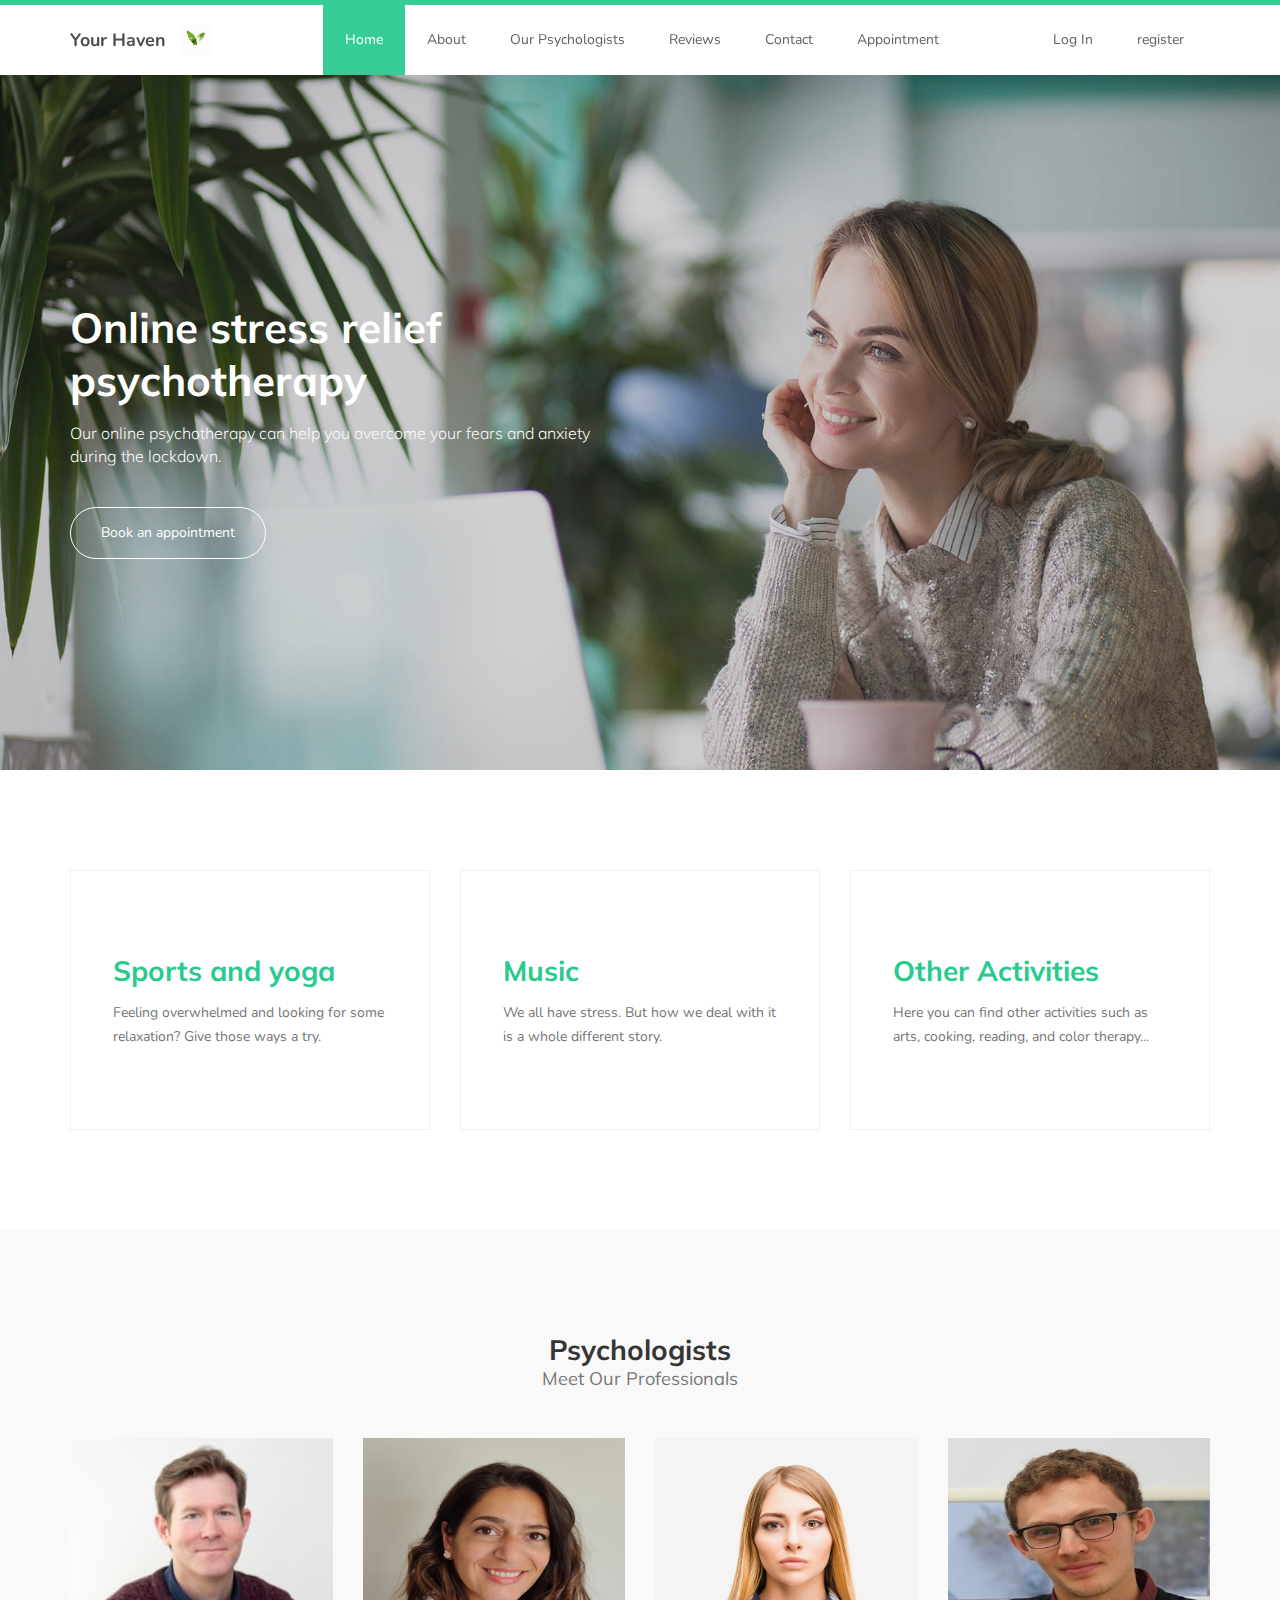
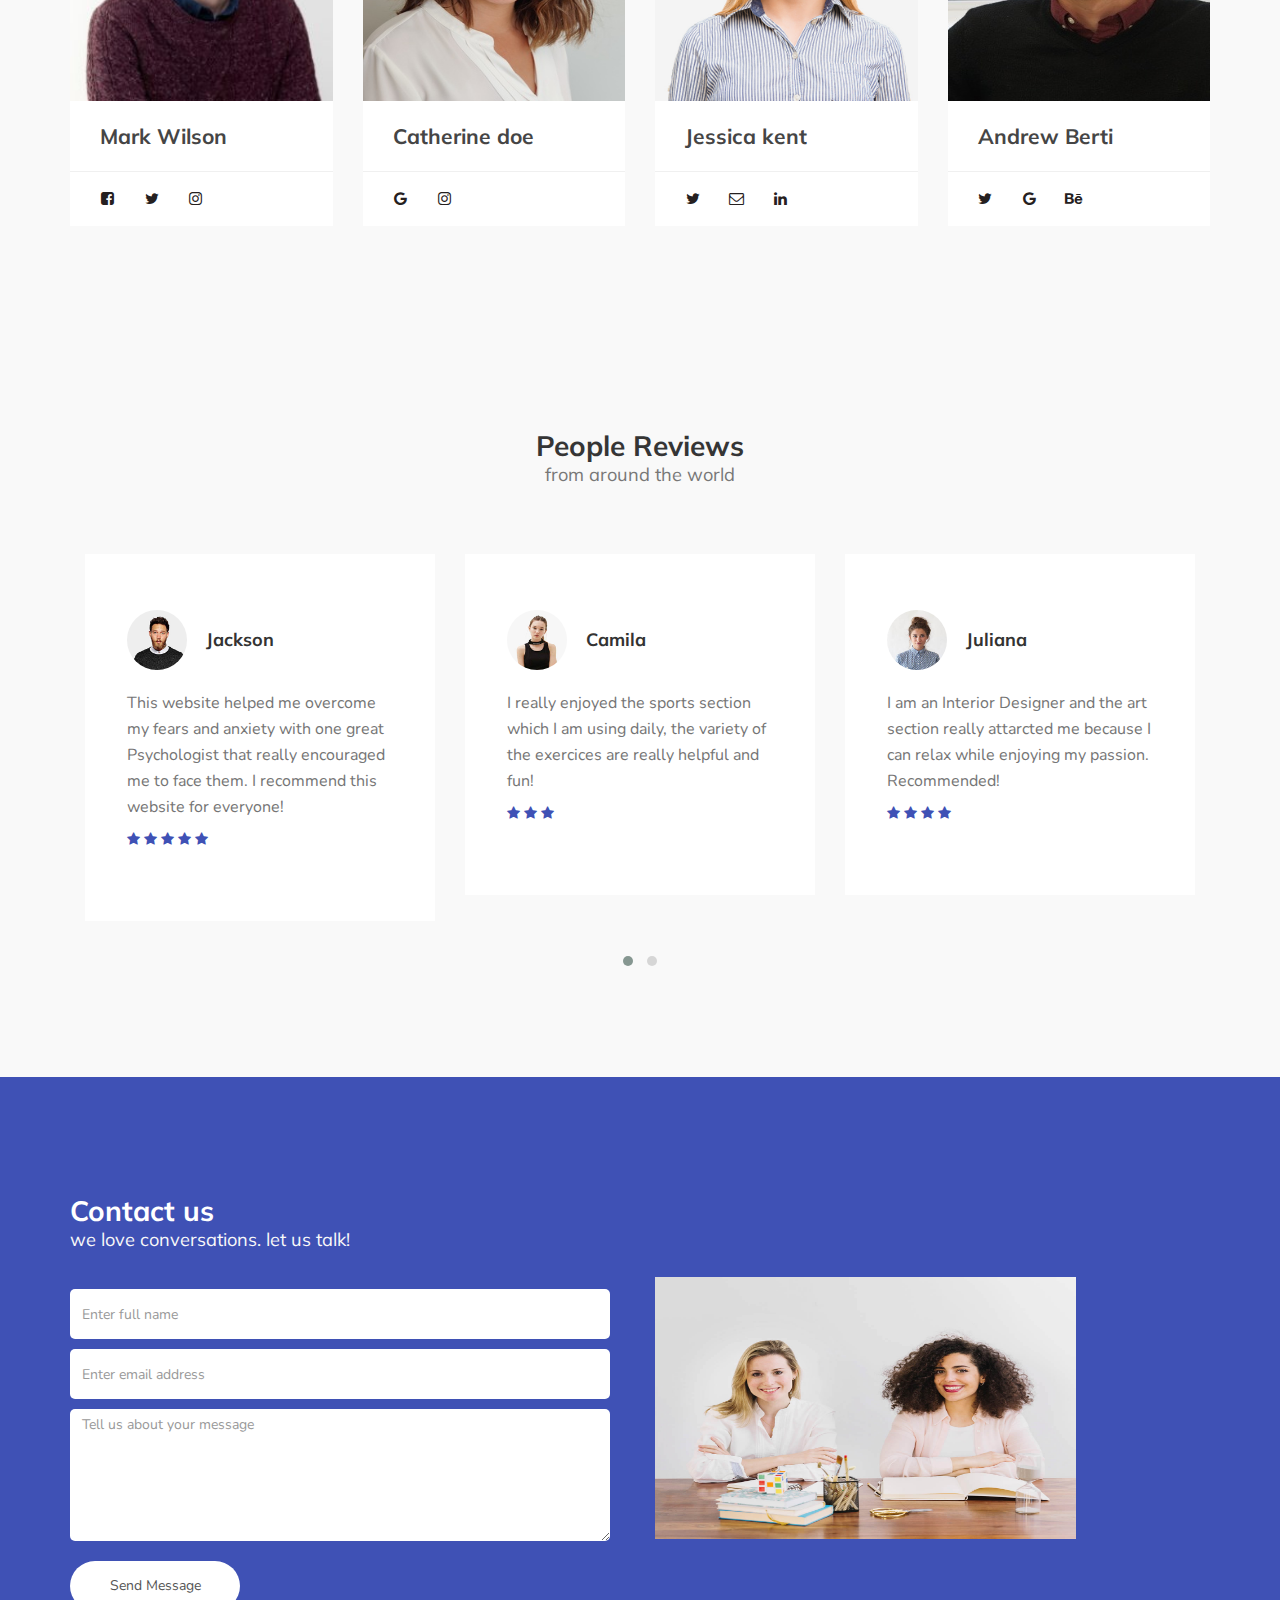
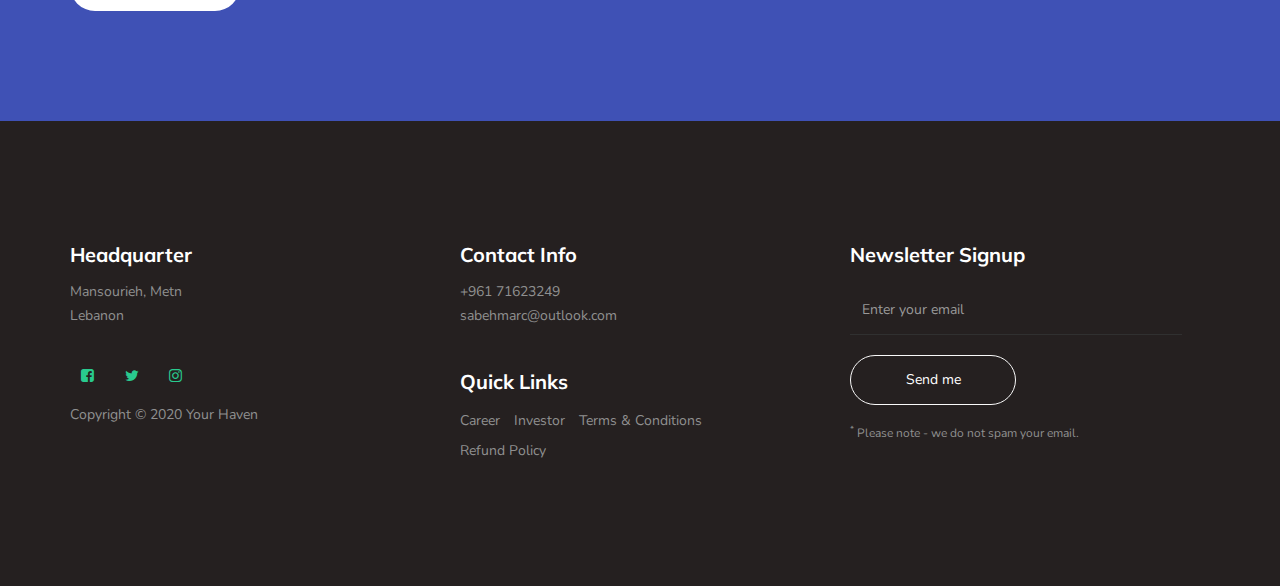
<file: index.html>
<!DOCTYPE html>
<html lang="en">
<head>

     <title>Your Haven</title>
     <link rel = "icon" href = "images/logo2.jpg" type = "image/x-icon"> 

     <meta charset="UTF-8">
     <meta http-equiv="X-UA-Compatible" content="IE=Edge">
     <meta name="description" content="">
     <meta name="keywords" content="">
     <meta name="author" content="">
     <meta name="viewport" content="width=device-width, initial-scale=1, maximum-scale=1">

     <link rel="stylesheet" href="css/bootstrap.min.css">
     <link rel="stylesheet" href="css/font-awesome.min.css">
     <link rel="stylesheet" href="css/owl.carousel.css">
     <link rel="stylesheet" href="css/owl.theme.default.min.css">

     <!-- MAIN CSS -->
     <link rel="stylesheet" href="css/templatemo-style.css">

</head>
<body id="top" data-spy="scroll" data-target=".navbar-collapse" data-offset="50">

     <!-- PRE LOADER -->
     <section class="preloader">
          <div class="spinner">

               <span class="spinner-rotate"></span>
               
          </div>
     </section>


     <!-- MENU -->
     <section class="navbar custom-navbar navbar-fixed-top" role="navigation">
          <div class="container">

               <div class="navbar-header">
                    <button class="navbar-toggle" data-toggle="collapse" data-target=".navbar-collapse">
                         <span class="icon icon-bar"></span>
                         <span class="icon icon-bar"></span>
                         <span class="icon icon-bar"></span>
                    </button>

                    <!-- lOGO TEXT HERE -->
                    <a href="#top"><img src="images/logo2.jpg" class="logo-img" alt=""></a>
                    <a href="#top" class="navbar-brand">Your Haven</a>
                    
               </div>

               <!-- MENU LINKS -->
               <div class="collapse navbar-collapse">
                    <ul class="nav navbar-nav navbar-nav-first">
                         <li><a href="#top" class="smoothScroll">Home</a></li>
                         <li><a href="#feature" class="smoothScroll">About</a></li>
                         <li><a href="#team" class="smoothScroll">Our Psychologists</a></li>
                         <li><a href="#testimonial" class="smoothScroll">Reviews</a></li>
                         <li><a href="#contact" class="smoothScroll">Contact</a></li>
                         <li><a href="appointment.html" class="smoothScroll">Appointment</a></li>
                         <li><a href="login.html" id="login" class="smoothScroll">Log In</a></li>
                         <li><a href="signup.html" id="signup" class="smoothScroll">register</a></li>
                         
                         
                    </ul>

                    <ul class="nav navbar-nav navbar-right">
                      
                    </ul>
               </div>

          </div>
     </section>


     <!-- HOME -->
     <section id="home">
          <div class="row">

                    <div class="owl-carousel owl-theme home-slider">
                         <div class="item item-first">
                              <div class="caption">
                                   <div class="container">
                                        <div class="col-md-6 col-sm-12">
                                             <h1>Online stress relief psychotherapy</h1>
                                             <h3>Our online psychotherapy can help you overcome your fears and anxiety during the lockdown.</h3>
                                             <a href="appointment.html" class="section-btn btn btn-default smoothScroll">Book an appointment</a>
                                        </div>
                                   </div>
                              </div>
                         </div>

                         <div class="item item-second">
                              <div class="caption">
                                   <div class="container">
                                        <div class="col-md-6 col-sm-12">
                                             <h1>Efficient ways to deal with your stress</h1>
                                             <h3>We offer many ways to help you relax and go on with your day</h3>
                                             <a href="#feature" class="section-btn btn btn-default smoothScroll">Discover more</a>
                                        </div>
                                   </div>
                              </div>
                         </div>

                         <div class="item item-third">
                              <div class="caption">
                                   <div class="container">
                                        <div class="col-md-6 col-sm-12">
                                             <h1>Join our Team</h1>
                                             <h3>If you're a certified counselor you could join us to help people <a rel="nofollow" href="#"></a></h3>
                                             <a href="join.html" class="section-btn btn btn-default smoothScroll">Join Our Team</a>
                                        </div>
                                   </div>
                              </div>
                         </div>
                    </div>
          </div>
     </section>


     <!-- FEATURE -->
     <section id="feature">
          <div class="container">
               <div class="row">

                    <div class="col-md-4 col-sm-4">
                         <div class="feature-thumb">
                              <!-- <span>01</span> -->
                              <a href="sportspage.html"><h3>Sports and yoga</h3></a>
                              <p>Feeling overwhelmed and looking for some relaxation? Give those ways a try.
                              </p>
                         </div>
                    </div>

                    <div class="col-md-4 col-sm-4">
                         <div class="feature-thumb">
                              <!-- <span>02</span> -->
                              <a href="music.html"><h3>Music</h3></a>
                              <p>We all have stress. But how we deal with it is a whole different story.
                              </p>
                         </div>
                    </div>

                    <div class="col-md-4 col-sm-4">
                         <div class="feature-thumb">
                              <!-- <span>03</span> -->
                              <a href="other_activity.html"><h3>Other Activities</h3></a>
                              <p>Here you can find other activities such as arts, cooking, reading, and color therapy...</p>
                         </div>
                    </div>

               </div>
          </div>
     </section>


     


     <!-- TEAM -->
     <section id="team">
          <div class="container">
               <div class="row">

                    <div class="col-md-12 col-sm-12">
                         <div class="section-title">
                              <h2>Psychologists<small>Meet Our Professionals</small></h2>
                         </div>
                    </div>

                    <div class="col-md-3 col-sm-6">
                         <div class="team-thumb">
                              <div class="team-image">
                                   <img src="images/author-image1.jpg" class="img-responsive" alt="">
                              </div>
                              <div class="team-info">
                                   <h3>Mark Wilson</h3>
                                   
                              </div>
                              <ul class="social-icon">
                                   <li><a href="#" class="fa fa-facebook-square" attr="facebook icon"></a></li>
                                   <li><a href="#" class="fa fa-twitter"></a></li>
                                   <li><a href="#" class="fa fa-instagram"></a></li>
                              </ul>
                         </div>
                    </div>

                    <div class="col-md-3 col-sm-6">
                         <div class="team-thumb">
                              <div class="team-image">
                                   <img src="images/author-image2.jpg" class="img-responsive" alt="">
                              </div>
                              <div class="team-info">
                                   <h3>Catherine doe</h3>
                                   
                              </div>
                              <ul class="social-icon">
                                   <li><a href="#" class="fa fa-google"></a></li>
                                   <li><a href="#" class="fa fa-instagram"></a></li>
                              </ul>
                         </div>
                    </div>

                    <div class="col-md-3 col-sm-6">
                         <div class="team-thumb">
                              <div class="team-image">
                                   <img src="images/author-image3.jpg" class="img-responsive" alt="">
                              </div>
                              <div class="team-info">
                                   <h3>Jessica kent</h3>
                                   
                              </div>
                              <ul class="social-icon">
                                   <li><a href="#" class="fa fa-twitter"></a></li>
                                   <li><a href="#" class="fa fa-envelope-o"></a></li>
                                   <li><a href="#" class="fa fa-linkedin"></a></li>
                              </ul>
                         </div>
                    </div>

                    <div class="col-md-3 col-sm-6">
                         <div class="team-thumb">
                              <div class="team-image">
                                   <img src="images/author-image4.jpg" class="img-responsive" alt="">
                              </div>
                              <div class="team-info">
                                   <h3>Andrew Berti</h3>
                                   
                              </div>
                              <ul class="social-icon">
                                   <li><a href="#" class="fa fa-twitter"></a></li>
                                   <li><a href="#" class="fa fa-google"></a></li>
                                   <li><a href="#" class="fa fa-behance"></a></li>
                              </ul>
                         </div>
                    </div>

               </div>
          </div>
     </section>


     <!-- Courses -->
     <!-- <section id="courses">
          <div class="container">
               <div class="row">

                    <div class="col-md-12 col-sm-12">
                         <div class="section-title">
                              <h2>Popular Courses <small>Upgrade your skills with newest courses</small></h2>
                         </div>

                         <div class="owl-carousel owl-theme owl-courses">
                              <div class="col-md-4 col-sm-4">
                                   <div class="item">
                                        <div class="courses-thumb">
                                             <div class="courses-top">
                                                  <div class="courses-image">
                                                       <img src="images/courses-image1.jpg" class="img-responsive" alt="">
                                                  </div>
                                                  <div class="courses-date">
                                                       <span><i class="fa fa-calendar"></i> 12 / 7 / 2018</span>
                                                       <span><i class="fa fa-clock-o"></i> 7 Hours</span>
                                                  </div>
                                             </div>

                                             <div class="courses-detail">
                                                  <h3><a href="#">Social Media Management</a></h3>
                                                  <p>Lorem ipsum dolor sit amet, consectetur adipiscing elit.</p>
                                             </div>

                                             <div class="courses-info">
                                                  <div class="courses-author">
                                                       <img src="images/author-image1.jpg" class="img-responsive" alt="">
                                                       <span>Mark Wilson</span>
                                                  </div>
                                                  <div class="courses-price">
                                                       <a href="#"><span>USD 25</span></a>
                                                  </div>
                                             </div>
                                        </div>
                                   </div>
                              </div>

                              <div class="col-md-4 col-sm-4">
                                   <div class="item">
                                        <div class="courses-thumb">
                                             <div class="courses-top">
                                                  <div class="courses-image">
                                                       <img src="images/courses-image2.jpg" class="img-responsive" alt="">
                                                  </div>
                                                  <div class="courses-date">
                                                       <span><i class="fa fa-calendar"></i> 20 / 7 / 2018</span>
                                                       <span><i class="fa fa-clock-o"></i> 4.5 Hours</span>
                                                  </div>
                                             </div>

                                             <div class="courses-detail">
                                                  <h3><a href="#">Graphic & Web Design</a></h3>
                                                  <p>Lorem ipsum dolor sit amet, consectetur adipiscing elit.</p>
                                             </div>

                                             <div class="courses-info">
                                                  <div class="courses-author">
                                                       <img src="images/author-image2.jpg" class="img-responsive" alt="">
                                                       <span>Jessica</span>
                                                  </div>
                                                  <div class="courses-price">
                                                       <a href="#"><span>USD 80</span></a>
                                                  </div>
                                             </div>
                                        </div>
                                   </div>
                              </div>

                              <div class="col-md-4 col-sm-4">
                                   <div class="item">
                                        <div class="courses-thumb">
                                             <div class="courses-top">
                                                  <div class="courses-image">
                                                       <img src="images/courses-image3.jpg" class="img-responsive" alt="">
                                                  </div>
                                                  <div class="courses-date">
                                                       <span><i class="fa fa-calendar"></i> 15 / 8 / 2018</span>
                                                       <span><i class="fa fa-clock-o"></i> 6 Hours</span>
                                                  </div>
                                             </div>

                                             <div class="courses-detail">
                                                  <h3><a href="#">Marketing Communication</a></h3>
                                                  <p>Lorem ipsum dolor sit amet, consectetur adipiscing elit.</p>
                                             </div>

                                             <div class="courses-info">
                                                  <div class="courses-author">
                                                       <img src="images/author-image3.jpg" class="img-responsive" alt="">
                                                       <span>Catherine</span>
                                                  </div>
                                                  <div class="courses-price free">
                                                       <a href="#"><span>Free</span></a>
                                                  </div>
                                             </div>
                                        </div>
                                   </div>
                              </div>

                              <div class="col-md-4 col-sm-4">
                                   <div class="item">
                                        <div class="courses-thumb">
                                             <div class="courses-top">
                                                  <div class="courses-image">
                                                       <img src="images/courses-image4.jpg" class="img-responsive" alt="">
                                                  </div>
                                                  <div class="courses-date">
                                                       <span><i class="fa fa-calendar"></i> 10 / 8 / 2018</span>
                                                       <span><i class="fa fa-clock-o"></i> 8 Hours</span>
                                                  </div>
                                             </div>

                                             <div class="courses-detail">
                                                  <h3><a href="#">Summer Kids</a></h3>
                                                  <p>Lorem ipsum dolor sit amet, consectetur adipiscing elit.</p>
                                             </div>

                                             <div class="courses-info">
                                                  <div class="courses-author">
                                                       <img src="images/author-image1.jpg" class="img-responsive" alt="">
                                                       <span>Mark Wilson</span>
                                                  </div>
                                                  <div class="courses-price">
                                                       <a href="#"><span>USD 45</span></a>
                                                  </div>
                                             </div>
                                        </div>
                                   </div>
                              </div>

                              <div class="col-md-4 col-sm-4">
                                   <div class="item">
                                        <div class="courses-thumb">
                                             <div class="courses-top">
                                                  <div class="courses-image">
                                                       <img src="images/courses-image5.jpg" class="img-responsive" alt="">
                                                  </div>
                                                  <div class="courses-date">
                                                       <span><i class="fa fa-calendar"></i> 5 / 10 / 2018</span>
                                                       <span><i class="fa fa-clock-o"></i> 10 Hours</span>
                                                  </div>
                                             </div>

                                             <div class="courses-detail">
                                                  <h3><a href="#">Business &amp; Management</a></h3>
                                                  <p>Lorem ipsum dolor sit amet, consectetur adipiscing elit.</p>
                                             </div>

                                             <div class="courses-info">
                                                  <div class="courses-author">
                                                       <img src="images/author-image2.jpg" class="img-responsive" alt="">
                                                       <span>Jessica</span>
                                                  </div>
                                                  <div class="courses-price free">
                                                       <a href="#"><span>Free</span></a>
                                                  </div>
                                             </div>
                                        </div>
                                   </div>
                              </div>

                         </div>

               </div>
          </div>
     </section> -->


     <!-- TESTIMONIAL -->
     <section id="testimonial">
          <div class="container">
               <div class="row">

                    <div class="col-md-12 col-sm-12">
                         <div class="section-title">
                              <h2>People Reviews <small>from around the world</small></h2>
                         </div>

                         <div class="owl-carousel owl-theme owl-client">
                              <div class="col-md-4 col-sm-4">
                                   <div class="item">
                                        <div class="tst-image">
                                             <img src="images/tst-image1.jpg" class="img-responsive" alt="">
                                        </div>
                                        <div class="tst-author">
                                             <h4>Jackson</h4>
                                            
                                        </div>
                                        <p>This website helped me overcome my fears and anxiety with one great Psychologist that really encouraged me to face them.
                                             I recommend this website for everyone!
                                        </p>
                                        <div class="tst-rating">
                                             <i class="fa fa-star"></i>
                                             <i class="fa fa-star"></i>
                                             <i class="fa fa-star"></i>
                                             <i class="fa fa-star"></i>
                                             <i class="fa fa-star"></i>
                                        </div>
                                   </div>
                              </div>

                              <div class="col-md-4 col-sm-4">
                                   <div class="item">
                                        <div class="tst-image">
                                             <img src="images/tst-image2.jpg" class="img-responsive" alt="">
                                        </div>
                                        <div class="tst-author">
                                             <h4>Camila</h4>
                                             
                                        </div>
                                        <p>I really enjoyed the sports section which I am using daily, the variety of the exercices are really helpful and fun! </p>
                                        <div class="tst-rating">
                                             <i class="fa fa-star"></i>
                                             <i class="fa fa-star"></i>
                                             <i class="fa fa-star"></i>
                                        </div>
                                   </div>
                              </div>

                              <div class="col-md-4 col-sm-4">
                                   <div class="item">
                                        <div class="tst-image">
                                             <img src="images/tst-image3.jpg" class="img-responsive" alt="">
                                        </div>
                                        <div class="tst-author">
                                             <h4>Juliana</h4>
                                             
                                        </div>
                                        <p>I am an Interior Designer and the art section really attarcted me because I can relax while enjoying my passion. Recommended! </p>
                                        <div class="tst-rating">
                                             <i class="fa fa-star"></i>
                                             <i class="fa fa-star"></i>
                                             <i class="fa fa-star"></i>
                                             <i class="fa fa-star"></i>
                                        </div>
                                   </div>
                              </div>

                              <div class="col-md-4 col-sm-4">
                                   <div class="item">
                                        <div class="tst-image">
                                             <img src="images/tst-image4.jpg" class="img-responsive" alt="">
                                        </div>
                                        <div class="tst-author">
                                             <h4>Andrio</h4>
                                             
                                        </div>
                                        <p>I am a music addict, as much as I know music types I gained a new type of songs that I am starting to really like.Thank you for this experience!</p>
                                        <div class="tst-rating">
                                             <i class="fa fa-star"></i>
                                             <i class="fa fa-star"></i>
                                             <i class="fa fa-star"></i>
                                             <i class="fa fa-star"></i>
                                        </div>
                                   </div>
                              </div>

                         </div>

               </div>
          </div>
     </section> 


     <!-- CONTACT -->
     <section id="contact">
          <div class="container">
               <div class="row">

                    <div class="col-md-6 col-sm-12">
                         <form id="contact-form" role="form" action="" method="post">
                              <div class="section-title">
                                   <h2>Contact us <small>we love conversations. let us talk!</small></h2>
                              </div>

                              <div class="col-md-12 col-sm-12">
                                   <input type="text" class="form-control" placeholder="Enter full name" name="name" required="">
                    
                                   <input type="email" class="form-control" placeholder="Enter email address" name="email" required="">

                                   <textarea class="form-control" rows="6" placeholder="Tell us about your message" name="message" required=""></textarea>
                              </div>

                              <div class="col-md-4 col-sm-12">
                                   <input type="submit" class="form-control" name="send message" value="Send Message">
                              </div>

                         </form>
                    </div>

                    <div class="col-md-6 col-sm-12">
                         <div class="contact-image">
                              <img src="images/contact-image.jpg" class="img-responsive" alt="Smiling Two Girls">
                         </div>
                    </div>

               </div>
          </div>
     </section>       


     <!-- FOOTER -->
     <footer id="footer">
          <div class="container">
               <div class="row">

                    <div class="col-md-4 col-sm-6">
                         <div class="footer-info">
                              <div class="section-title">
                                   <h2>Headquarter</h2>
                              </div>
                              <address>
                                   <p>Mansourieh, Metn<br>Lebanon</p>
                              </address>

                              <ul class="social-icon">
                                   <li><a href="#" class="fa fa-facebook-square" attr="facebook icon"></a></li>
                                   <li><a href="#" class="fa fa-twitter"></a></li>
                                   <li><a href="#" class="fa fa-instagram"></a></li>
                              </ul>

                              <div class="copyright-text"> 
                                   <p>Copyright &copy; 2020 Your Haven</p>
                                   
                                   
                              </div>
                         </div>
                    </div>

                    <div class="col-md-4 col-sm-6">
                         <div class="footer-info">
                              <div class="section-title">
                                   <h2>Contact Info</h2>
                              </div>
                              <address>
                                   <p>+961 71623249</p>
                                   <p><a href="sabehmarc@outlook.com">sabehmarc@outlook.com</a></p>
                              </address>

                              <div class="footer_menu">
                                   <h2>Quick Links</h2>
                                   <ul>
                                        <li><a href="#">Career</a></li>
                                        <li><a href="#">Investor</a></li>
                                        <li><a href="#">Terms & Conditions</a></li>
                                        <li><a href="#">Refund Policy</a></li>
                                   </ul>
                              </div>
                         </div>
                    </div>

                    <div class="col-md-4 col-sm-12">
                         <div class="footer-info newsletter-form">
                              <div class="section-title">
                                   <h2>Newsletter Signup</h2>
                              </div>
                              <div>
                                   <div class="form-group">
                                        <form action="#" method="get">
                                             <input type="email" class="form-control" placeholder="Enter your email" name="email" id="email" required="">
                                             <input type="submit" class="form-control" name="submit" id="form-submit" value="Send me">
                                        </form>
                                        <span><sup>*</sup> Please note - we do not spam your email.</span>
                                   </div>
                              </div>
                         </div>
                    </div>
                    
               </div>
          </div>
     </footer>


     <!-- SCRIPTS -->
     <script src="js/jquery.js"></script>
     <script src="js/bootstrap.min.js"></script>
     <script src="js/owl.carousel.min.js"></script>
     <script src="js/smoothscroll.js"></script>
     <script src="js/custom.js"></script>

</body>
</html>
</file>
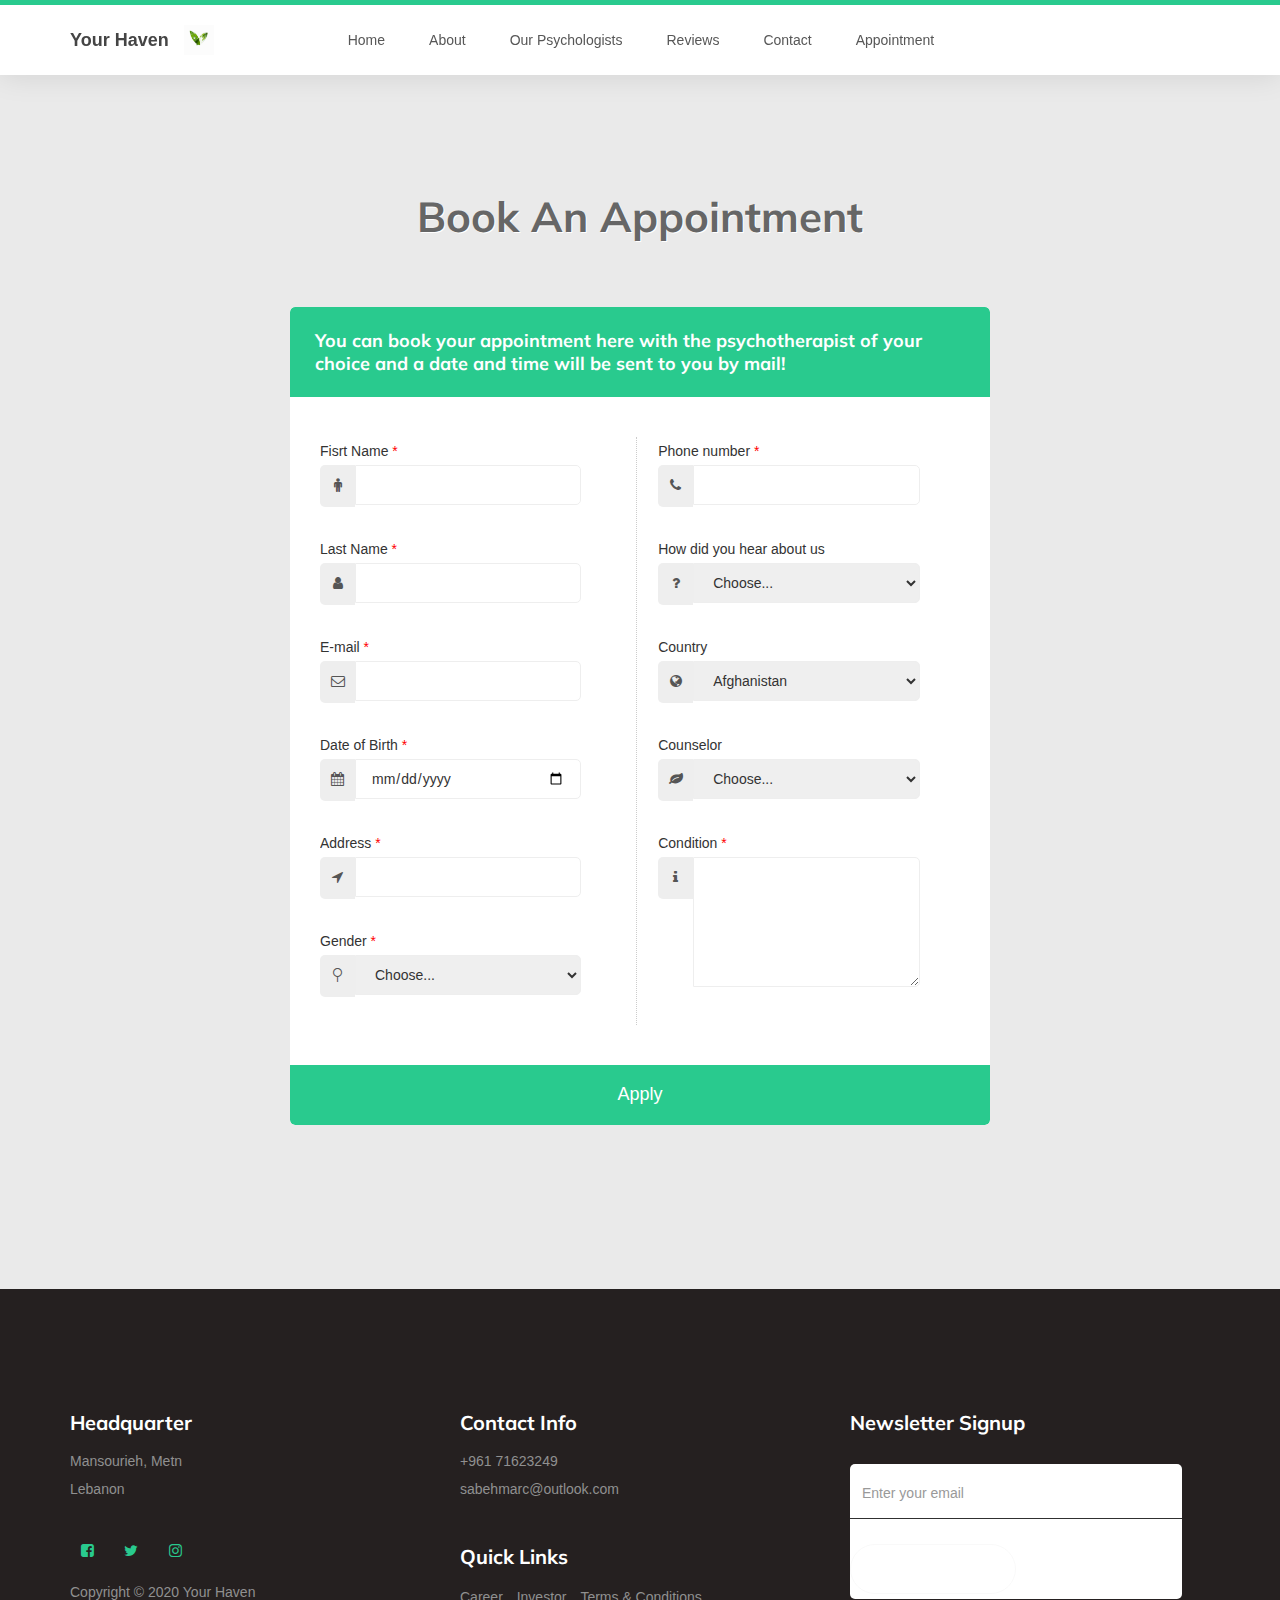
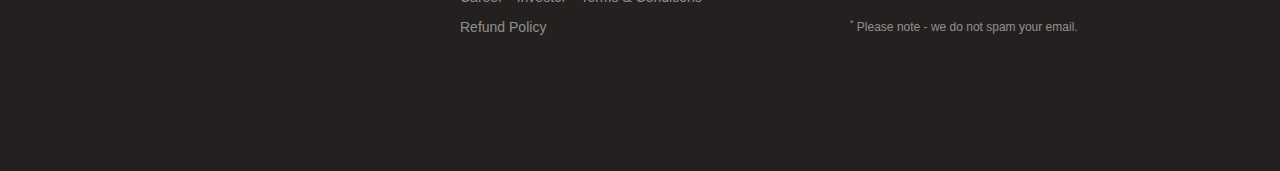
<file: appointment.html>
<!DOCTYPE html>
<html lang="en">
<head>

     <title>Your Haven</title>

     <meta charset="UTF-8">
     <meta http-equiv="X-UA-Compatible" content="IE=Edge">
     <meta name="description" content="">
     <meta name="keywords" content="">
     <meta name="author" content="">
     <meta name="viewport" content="width=device-width, initial-scale=1, maximum-scale=1">

     <link rel="stylesheet" href="css/bootstrap.min.css">
     <link rel="stylesheet" href="css/font-awesome.min.css">
     <link rel="stylesheet" href="css/owl.carousel.css">
     <link rel="stylesheet" href="css/owl.theme.default.min.css">
     

     <!-- MAIN CSS -->
     <link rel="stylesheet" href="css/templatemo-style.css">
     <link rel="stylesheet" href="css/other.css">

</head>
<body id="top" data-spy="scroll" data-target=".navbar-collapse" data-offset="50">

     <!-- PRE LOADER -->
     <section class="preloader">
          <div class="spinner">

               <span class="spinner-rotate"></span>
               
          </div>
     </section>

     <section class="navbar custom-navbar navbar-fixed-top" role="navigation">
          <div class="container">

               <div class="navbar-header">
                    <button class="navbar-toggle" data-toggle="collapse" data-target=".navbar-collapse">
                         <span class="icon icon-bar"></span>
                         <span class="icon icon-bar"></span>
                         <span class="icon icon-bar"></span>
                    </button>

                    <!-- lOGO TEXT HERE -->
                    <a href="index.html"><img src="images/logo2.jpg" class="logo-img" alt=""></a>
                    <a href="index.html" class="navbar-brand">Your Haven</a>
                    
               </div>

               <!-- MENU LINKS -->
               <div class="collapse navbar-collapse">
                    <ul class="nav navbar-nav navbar-nav-first">
                         <li><a href="index.html#top" class="smoothScroll">Home</a></li>
                         <li><a href="index.html#about" class="smoothScroll">About</a></li>
                         <li><a href="index.html#team" class="smoothScroll">Our Psychologists</a></li>
                         <li><a href="index.html#testimonial" class="smoothScroll">Reviews</a></li>
                         <li><a href="index.html#contact" class="smoothScroll">Contact</a></li>
                         <li><a href="appointment.html" class="smoothScroll">Appointment</a></li>
                        
                         

                    </ul>

                    <ul class="nav navbar-nav navbar-right">
                         <!-- <li><a href="#"><i class="fa fa-phone"></i> +961 71623249</a></li> -->
                    </ul>
               </div>

          </div>
     </section>

     <section id="about">
        <body>
            <h1>Book An Appointment</h1>
         <!-- <div class="info"><a href="" target="_blank"><p>You can book your appointment here with the psychotherapist of your choice<br> and a date and time will be sent to you by mail!</p></a></div> -->
        
        <form>
              <h1>You can book your appointment here with the psychotherapist of your choice and a date and time will be sent to you by mail!</h1>
              
          <div class="contentform">
              <div id="sendmessage"> Your message has been sent successfully. Thank you. </div>
      
      
              <div class="leftcontact">
                        <div class="form-group">
                          <p>Fisrt Name <span>*</span></p>
                          <span class="icon-case"><i class="fa fa-male"></i></span>
                              <input type="text" name="nom" id="nom" data-rule="required" data-msg="Vérifiez votre saisie sur les champs : Le champ 'Nom' doit être renseigné."/>
                      <div class="validation"></div>
             </div> 
      
                  <div class="form-group">
                  <p>Last Name <span>*</span></p>
                  <span class="icon-case"><i class="fa fa-user"></i></span>
                      <input type="text" name="prenom" id="prenom" data-rule="required" data-msg="Vérifiez votre saisie sur les champs : Le champ 'Prénom' doit être renseigné."/>
                      <div class="validation"></div>
                  </div>
      
                  <div class="form-group">
                  <p>E-mail <span>*</span></p>    
                  <span class="icon-case"><i class="fa fa-envelope-o"></i></span>
                      <input type="email" name="email" id="email" data-rule="email" data-msg="Vérifiez votre saisie sur les champs : Le champ 'E-mail' est obligatoire."/>
                      <div class="validation"></div>
                  </div>  
      
                  <div class="form-group">
                  <p>Date of Birth <span>*</span></p>
                  <span class="icon-case"><i class="fa fa-calendar"></i></span>
                      <input type="date" name="society" id="society" data-rule="required" data-msg="Vérifiez votre saisie sur les champs : Le champ 'Société' doit être renseigné."/>
                      <div class="validation"></div>
                  </div>
      
                  <div class="form-group">
                  <p>Address <span>*</span></p>
                  <span class="icon-case"><i class="fa fa-location-arrow"></i></span>
                      <input type="text" name="adresse" id="adresse" data-rule="required" data-msg="Vérifiez votre saisie sur les champs : Le champ 'Adresse' doit être renseigné."/>
                      <div class="validation"></div>
                  </div>
      
                  <div class="form-group">
                  <p>Gender <span>*</span></p>
                  <span class="icon-case"><i class="fa fa-neuter"></i></span>
                         <select id="postal" name="postal">
                         <option selected>Choose...</option>
                         <option>Male</option>
                         <option>Female</option>
                         <option>Other</option>
                    </select>                                
                      <div class="validation"></div>
                  </div>  
      
      
      
          </div>
      
          <div class="rightcontact">  
      
                  
      
                  <div class="form-group">
                  <p>Phone number <span>*</span></p>  
                  <span class="icon-case"><i class="fa fa-phone"></i></span>
                      <input type="text" name="phone" id="phone" data-rule="maxlen:10" data-msg="Vérifiez votre saisie sur les champs : Le champ 'Téléphone' doit être renseigné. Minimum 10 chiffres"/>
                      <div class="validation"></div>
                  </div>
                    <div class="form-group">
                  <p>How did you hear about us<span></span></p>
                  <span class="icon-case"><i class="fa fa-question"></i></span>
                      <select id="ville" >
                         <option selected>Choose...</option>
                         <option>Friend/Family</option>
                         <option>Work</option>
                         <option>Advertisment</option>
                         <option>Social Media</option>
                       </select>
                      <div class="validation"></div>
                  </div> 
                  <div class="form-group">
                  <p>Country <span></span></p>
                  <span class="icon-case"><i class="fa fa-globe"></i></span>
                      <select id="fonction" name="country" >
                         <option value="Afghanistan">Afghanistan</option>
                         <option value="Åland Islands">Åland Islands</option>
                         <option value="Albania">Albania</option>
                         <option value="Algeria">Algeria</option>
                         <option value="American Samoa">American Samoa</option>
                         <option value="Andorra">Andorra</option>
                         <option value="Angola">Angola</option>
                         <option value="Anguilla">Anguilla</option>
                         <option value="Antarctica">Antarctica</option>
                         <option value="Antigua and Barbuda">Antigua and Barbuda</option>
                         <option value="Argentina">Argentina</option>
                         <option value="Armenia">Armenia</option>
                         <option value="Aruba">Aruba</option>
                         <option value="Australia">Australia</option>
                         <option value="Austria">Austria</option>
                         <option value="Azerbaijan">Azerbaijan</option>
                         <option value="Bahamas">Bahamas</option>
                         <option value="Bahrain">Bahrain</option>
                         <option value="Bangladesh">Bangladesh</option>
                         <option value="Barbados">Barbados</option>
                         <option value="Belarus">Belarus</option>
                         <option value="Belgium">Belgium</option>
                         <option value="Belize">Belize</option>
                         <option value="Benin">Benin</option>
                         <option value="Bermuda">Bermuda</option>
                         <option value="Bhutan">Bhutan</option>
                         <option value="Bolivia">Bolivia</option>
                         <option value="Bosnia and Herzegovina">Bosnia and Herzegovina</option>
                         <option value="Botswana">Botswana</option>
                         <option value="Bouvet Island">Bouvet Island</option>
                         <option value="Brazil">Brazil</option>
                         <option value="British Indian Ocean Territory">British Indian Ocean Territory</option>
                         <option value="Brunei Darussalam">Brunei Darussalam</option>
                         <option value="Bulgaria">Bulgaria</option>
                         <option value="Burkina Faso">Burkina Faso</option>
                         <option value="Burundi">Burundi</option>
                         <option value="Cambodia">Cambodia</option>
                         <option value="Cameroon">Cameroon</option>
                         <option value="Canada">Canada</option>
                         <option value="Cape Verde">Cape Verde</option>
                         <option value="Cayman Islands">Cayman Islands</option>
                         <option value="Central African Republic">Central African Republic</option>
                         <option value="Chad">Chad</option>
                         <option value="Chile">Chile</option>
                         <option value="China">China</option>
                         <option value="Christmas Island">Christmas Island</option>
                         <option value="Cocos (Keeling) Islands">Cocos (Keeling) Islands</option>
                         <option value="Colombia">Colombia</option>
                         <option value="Comoros">Comoros</option>
                         <option value="Congo">Congo</option>
                         <option value="Congo, The Democratic Republic of The">Congo, The Democratic Republic of The</option>
                         <option value="Cook Islands">Cook Islands</option>
                         <option value="Costa Rica">Costa Rica</option>
                         <option value="Cote D'ivoire">Cote D'ivoire</option>
                         <option value="Croatia">Croatia</option>
                         <option value="Cuba">Cuba</option>
                         <option value="Cyprus">Cyprus</option>
                         <option value="Czech Republic">Czech Republic</option>
                         <option value="Denmark">Denmark</option>
                         <option value="Djibouti">Djibouti</option>
                         <option value="Dominica">Dominica</option>
                         <option value="Dominican Republic">Dominican Republic</option>
                         <option value="Ecuador">Ecuador</option>
                         <option value="Egypt">Egypt</option>
                         <option value="El Salvador">El Salvador</option>
                         <option value="Equatorial Guinea">Equatorial Guinea</option>
                         <option value="Eritrea">Eritrea</option>
                         <option value="Estonia">Estonia</option>
                         <option value="Ethiopia">Ethiopia</option>
                         <option value="Falkland Islands (Malvinas)">Falkland Islands (Malvinas)</option>
                         <option value="Faroe Islands">Faroe Islands</option>
                         <option value="Fiji">Fiji</option>
                         <option value="Finland">Finland</option>
                         <option value="France">France</option>
                         <option value="French Guiana">French Guiana</option>
                         <option value="French Polynesia">French Polynesia</option>
                         <option value="French Southern Territories">French Southern Territories</option>
                         <option value="Gabon">Gabon</option>
                         <option value="Gambia">Gambia</option>
                         <option value="Georgia">Georgia</option>
                         <option value="Germany">Germany</option>
                         <option value="Ghana">Ghana</option>
                         <option value="Gibraltar">Gibraltar</option>
                         <option value="Greece">Greece</option>
                         <option value="Greenland">Greenland</option>
                         <option value="Grenada">Grenada</option>
                         <option value="Guadeloupe">Guadeloupe</option>
                         <option value="Guam">Guam</option>
                         <option value="Guatemala">Guatemala</option>
                         <option value="Guernsey">Guernsey</option>
                         <option value="Guinea">Guinea</option>
                         <option value="Guinea-bissau">Guinea-bissau</option>
                         <option value="Guyana">Guyana</option>
                         <option value="Haiti">Haiti</option>
                         <option value="Heard Island and Mcdonald Islands">Heard Island and Mcdonald Islands</option>
                         <option value="Holy See (Vatican City State)">Holy See (Vatican City State)</option>
                         <option value="Honduras">Honduras</option>
                         <option value="Hong Kong">Hong Kong</option>
                         <option value="Hungary">Hungary</option>
                         <option value="Iceland">Iceland</option>
                         <option value="India">India</option>
                         <option value="Indonesia">Indonesia</option>
                         <option value="Iran, Islamic Republic of">Iran, Islamic Republic of</option>
                         <option value="Iraq">Iraq</option>
                         <option value="Ireland">Ireland</option>
                         <option value="Isle of Man">Isle of Man</option>
                         <option value="Israel">Israel</option>
                         <option value="Italy">Italy</option>
                         <option value="Jamaica">Jamaica</option>
                         <option value="Japan">Japan</option>
                         <option value="Jersey">Jersey</option>
                         <option value="Jordan">Jordan</option>
                         <option value="Kazakhstan">Kazakhstan</option>
                         <option value="Kenya">Kenya</option>
                         <option value="Kiribati">Kiribati</option>
                         <option value="Korea, Democratic People's Republic of">Korea, Democratic People's Republic of</option>
                         <option value="Korea, Republic of">Korea, Republic of</option>
                         <option value="Kuwait">Kuwait</option>
                         <option value="Kyrgyzstan">Kyrgyzstan</option>
                         <option value="Lao People's Democratic Republic">Lao People's Democratic Republic</option>
                         <option value="Latvia">Latvia</option>
                         <option value="Lebanon">Lebanon</option>
                         <option value="Lesotho">Lesotho</option>
                         <option value="Liberia">Liberia</option>
                         <option value="Libyan Arab Jamahiriya">Libyan Arab Jamahiriya</option>
                         <option value="Liechtenstein">Liechtenstein</option>
                         <option value="Lithuania">Lithuania</option>
                         <option value="Luxembourg">Luxembourg</option>
                         <option value="Macao">Macao</option>
                         <option value="Macedonia, The Former Yugoslav Republic of">Macedonia, The Former Yugoslav Republic of</option>
                         <option value="Madagascar">Madagascar</option>
                         <option value="Malawi">Malawi</option>
                         <option value="Malaysia">Malaysia</option>
                         <option value="Maldives">Maldives</option>
                         <option value="Mali">Mali</option>
                         <option value="Malta">Malta</option>
                         <option value="Marshall Islands">Marshall Islands</option>
                         <option value="Martinique">Martinique</option>
                         <option value="Mauritania">Mauritania</option>
                         <option value="Mauritius">Mauritius</option>
                         <option value="Mayotte">Mayotte</option>
                         <option value="Mexico">Mexico</option>
                         <option value="Micronesia, Federated States of">Micronesia, Federated States of</option>
                         <option value="Moldova, Republic of">Moldova, Republic of</option>
                         <option value="Monaco">Monaco</option>
                         <option value="Mongolia">Mongolia</option>
                         <option value="Montenegro">Montenegro</option>
                         <option value="Montserrat">Montserrat</option>
                         <option value="Morocco">Morocco</option>
                         <option value="Mozambique">Mozambique</option>
                         <option value="Myanmar">Myanmar</option>
                         <option value="Namibia">Namibia</option>
                         <option value="Nauru">Nauru</option>
                         <option value="Nepal">Nepal</option>
                         <option value="Netherlands">Netherlands</option>
                         <option value="Netherlands Antilles">Netherlands Antilles</option>
                         <option value="New Caledonia">New Caledonia</option>
                         <option value="New Zealand">New Zealand</option>
                         <option value="Nicaragua">Nicaragua</option>
                         <option value="Niger">Niger</option>
                         <option value="Nigeria">Nigeria</option>
                         <option value="Niue">Niue</option>
                         <option value="Norfolk Island">Norfolk Island</option>
                         <option value="Northern Mariana Islands">Northern Mariana Islands</option>
                         <option value="Norway">Norway</option>
                         <option value="Oman">Oman</option>
                         <option value="Pakistan">Pakistan</option>
                         <option value="Palau">Palau</option>
                         <option value="Palestinian Territory, Occupied">Palestinian Territory, Occupied</option>
                         <option value="Panama">Panama</option>
                         <option value="Papua New Guinea">Papua New Guinea</option>
                         <option value="Paraguay">Paraguay</option>
                         <option value="Peru">Peru</option>
                         <option value="Philippines">Philippines</option>
                         <option value="Pitcairn">Pitcairn</option>
                         <option value="Poland">Poland</option>
                         <option value="Portugal">Portugal</option>
                         <option value="Puerto Rico">Puerto Rico</option>
                         <option value="Qatar">Qatar</option>
                         <option value="Reunion">Reunion</option>
                         <option value="Romania">Romania</option>
                         <option value="Russian Federation">Russian Federation</option>
                         <option value="Rwanda">Rwanda</option>
                         <option value="Saint Helena">Saint Helena</option>
                         <option value="Saint Kitts and Nevis">Saint Kitts and Nevis</option>
                         <option value="Saint Lucia">Saint Lucia</option>
                         <option value="Saint Pierre and Miquelon">Saint Pierre and Miquelon</option>
                         <option value="Saint Vincent and The Grenadines">Saint Vincent and The Grenadines</option>
                         <option value="Samoa">Samoa</option>
                         <option value="San Marino">San Marino</option>
                         <option value="Sao Tome and Principe">Sao Tome and Principe</option>
                         <option value="Saudi Arabia">Saudi Arabia</option>
                         <option value="Senegal">Senegal</option>
                         <option value="Serbia">Serbia</option>
                         <option value="Seychelles">Seychelles</option>
                         <option value="Sierra Leone">Sierra Leone</option>
                         <option value="Singapore">Singapore</option>
                         <option value="Slovakia">Slovakia</option>
                         <option value="Slovenia">Slovenia</option>
                         <option value="Solomon Islands">Solomon Islands</option>
                         <option value="Somalia">Somalia</option>
                         <option value="South Africa">South Africa</option>
                         <option value="South Georgia and The South Sandwich Islands">South Georgia and The South Sandwich Islands</option>
                         <option value="Spain">Spain</option>
                         <option value="Sri Lanka">Sri Lanka</option>
                         <option value="Sudan">Sudan</option>
                         <option value="Suriname">Suriname</option>
                         <option value="Svalbard and Jan Mayen">Svalbard and Jan Mayen</option>
                         <option value="Swaziland">Swaziland</option>
                         <option value="Sweden">Sweden</option>
                         <option value="Switzerland">Switzerland</option>
                         <option value="Syrian Arab Republic">Syrian Arab Republic</option>
                         <option value="Taiwan, Province of China">Taiwan, Province of China</option>
                         <option value="Tajikistan">Tajikistan</option>
                         <option value="Tanzania, United Republic of">Tanzania, United Republic of</option>
                         <option value="Thailand">Thailand</option>
                         <option value="Timor-leste">Timor-leste</option>
                         <option value="Togo">Togo</option>
                         <option value="Tokelau">Tokelau</option>
                         <option value="Tonga">Tonga</option>
                         <option value="Trinidad and Tobago">Trinidad and Tobago</option>
                         <option value="Tunisia">Tunisia</option>
                         <option value="Turkey">Turkey</option>
                         <option value="Turkmenistan">Turkmenistan</option>
                         <option value="Turks and Caicos Islands">Turks and Caicos Islands</option>
                         <option value="Tuvalu">Tuvalu</option>
                         <option value="Uganda">Uganda</option>
                         <option value="Ukraine">Ukraine</option>
                         <option value="United Arab Emirates">United Arab Emirates</option>
                         <option value="United Kingdom">United Kingdom</option>
                         <option value="United States">United States</option>
                         <option value="United States Minor Outlying Islands">United States Minor Outlying Islands</option>
                         <option value="Uruguay">Uruguay</option>
                         <option value="Uzbekistan">Uzbekistan</option>
                         <option value="Vanuatu">Vanuatu</option>
                         <option value="Venezuela">Venezuela</option>
                         <option value="Viet Nam">Viet Nam</option>
                         <option value="Virgin Islands, British">Virgin Islands, British</option>
                         <option value="Virgin Islands, U.S.">Virgin Islands, U.S.</option>
                         <option value="Wallis and Futuna">Wallis and Futuna</option>
                         <option value="Western Sahara">Western Sahara</option>
                         <option value="Yemen">Yemen</option>
                         <option value="Zambia">Zambia</option>
                         <option value="Zimbabwe">Zimbabwe</option>
                     </select>
                      <div class="validation"></div>
                  </div>
      
                  <div class="form-group">
                  <p>Counselor <span></span></p>   
                  <span class="icon-case"><i class="fa fa-leaf"></i></span>
                      <select id="sujet" >
                         <option selected>Choose...</option>
                         <option>Mark Wilson</option>
                         <option>Catherine doe</option>
                         <option>Jessica kent</option>
                         <option>Andrew Berti</option>
                       </select>
                      <div class="validation"></div>
                  </div>
              
                  <div class="form-group">
                  <p>Condition <span>*</span></p>
                  <span class="icon-case"><i class="fa fa-info"></i></span>
                      <textarea name="message" rows="14" data-rule="required" data-msg="Vérifiez votre saisie sur les champs : Le champ 'Message' doit être renseigné."></textarea>
                      <div class="validation"></div>
                  </div>  
          </div>
          </div>
      <button type="submit" class="bouton-contact">Apply</button>
          
      </form> 
      
        
      </body>
      </html>
      
     </section>

   </div>

   <footer id="footer">
     <div class="container">
          <div class="row">

               <div class="col-md-4 col-sm-6">
                    <div class="footer-info">
                         <div class="section-title">
                              <h2>Headquarter</h2>
                         </div>
                         <address>
                              <p>Mansourieh, Metn<br>Lebanon</p>
                         </address>

                         <ul class="social-icon">
                              <li><a href="#" class="fa fa-facebook-square" attr="facebook icon"></a></li>
                              <li><a href="#" class="fa fa-twitter"></a></li>
                              <li><a href="#" class="fa fa-instagram"></a></li>
                         </ul>

                         <div class="copyright-text"> 
                              <p>Copyright &copy; 2020 Your Haven</p>
                              
                              
                         </div>
                    </div>
               </div>

               <div class="col-md-4 col-sm-6">
                    <div class="footer-info">
                         <div class="section-title">
                              <h2>Contact Info</h2>
                         </div>
                         <address>
                              <p>+961 71623249</p>
                              <p><a href="sabehmarc@outlook.com">sabehmarc@outlook.com</a></p>
                         </address>

                         <div class="footer_menu">
                              <h2>Quick Links</h2>
                              <ul>
                                   <li><a href="#">Career</a></li>
                                   <li><a href="#">Investor</a></li>
                                   <li><a href="#">Terms & Conditions</a></li>
                                   <li><a href="#">Refund Policy</a></li>
                              </ul>
                         </div>
                    </div>
               </div>

               <div class="col-md-4 col-sm-12">
                    <div class="footer-info newsletter-form">
                         <div class="section-title">
                              <h2>Newsletter Signup</h2>
                         </div>
                         <div>
                              <div class="form-group">
                                   <form action="#" method="get">
                                        <input type="email" class="form-control" placeholder="Enter your email" name="email" id="email" required="">
                                        <input type="submit" class="form-control" name="submit" id="form-submit" value="Send me">
                                   </form>
                                   <span><sup>*</sup> Please note - we do not spam your email.</span>
                              </div>
                         </div>
                    </div>
               </div>
               
          </div>
     </div>
</footer>


<!-- SCRIPTS -->
<script src="js/jquery.js"></script>
<script src="js/bootstrap.min.js"></script>
<script src="js/owl.carousel.min.js"></script>
<script src="js/smoothscroll.js"></script>
<script src="js/custom.js"></script>

</body>
</html>
</file>
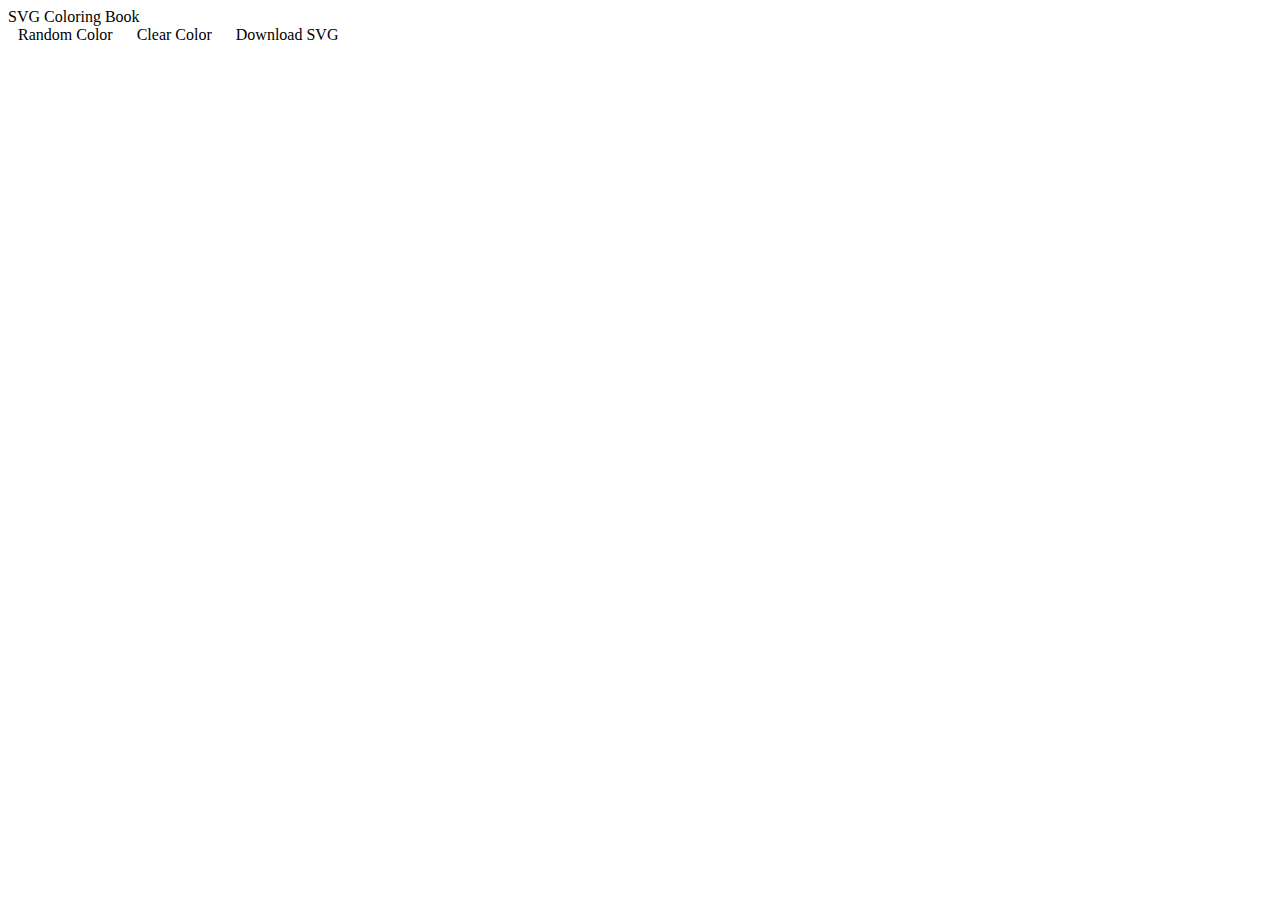
<file: art.html>
<!DOCTYPE html>
<html lang="en">
<head>
    <meta charset="UTF-8">
    <meta name="viewport" content="width=device-width, initial-scale=1.0">
    <title>Document</title>
    <link rel="stylesheet" href="css/art.css">
</head>
<body>
    <div class='holder'>
        <div class='myTitle'>SVG Coloring Book</div>
        <div class='held' id='ActivityDIV'></div>
        <div class='held'>
          <a id="btnRandom"      class="button gray">Random Color</a>
          <a id="btnClear"       class="button gray">Clear Color</a>
          <a id="btnDownloadSVG" class="button gray">Download SVG</a>
        </div>
      </div>



      
      <script src="js/art.js"></script>
</body>
</html>
</file>
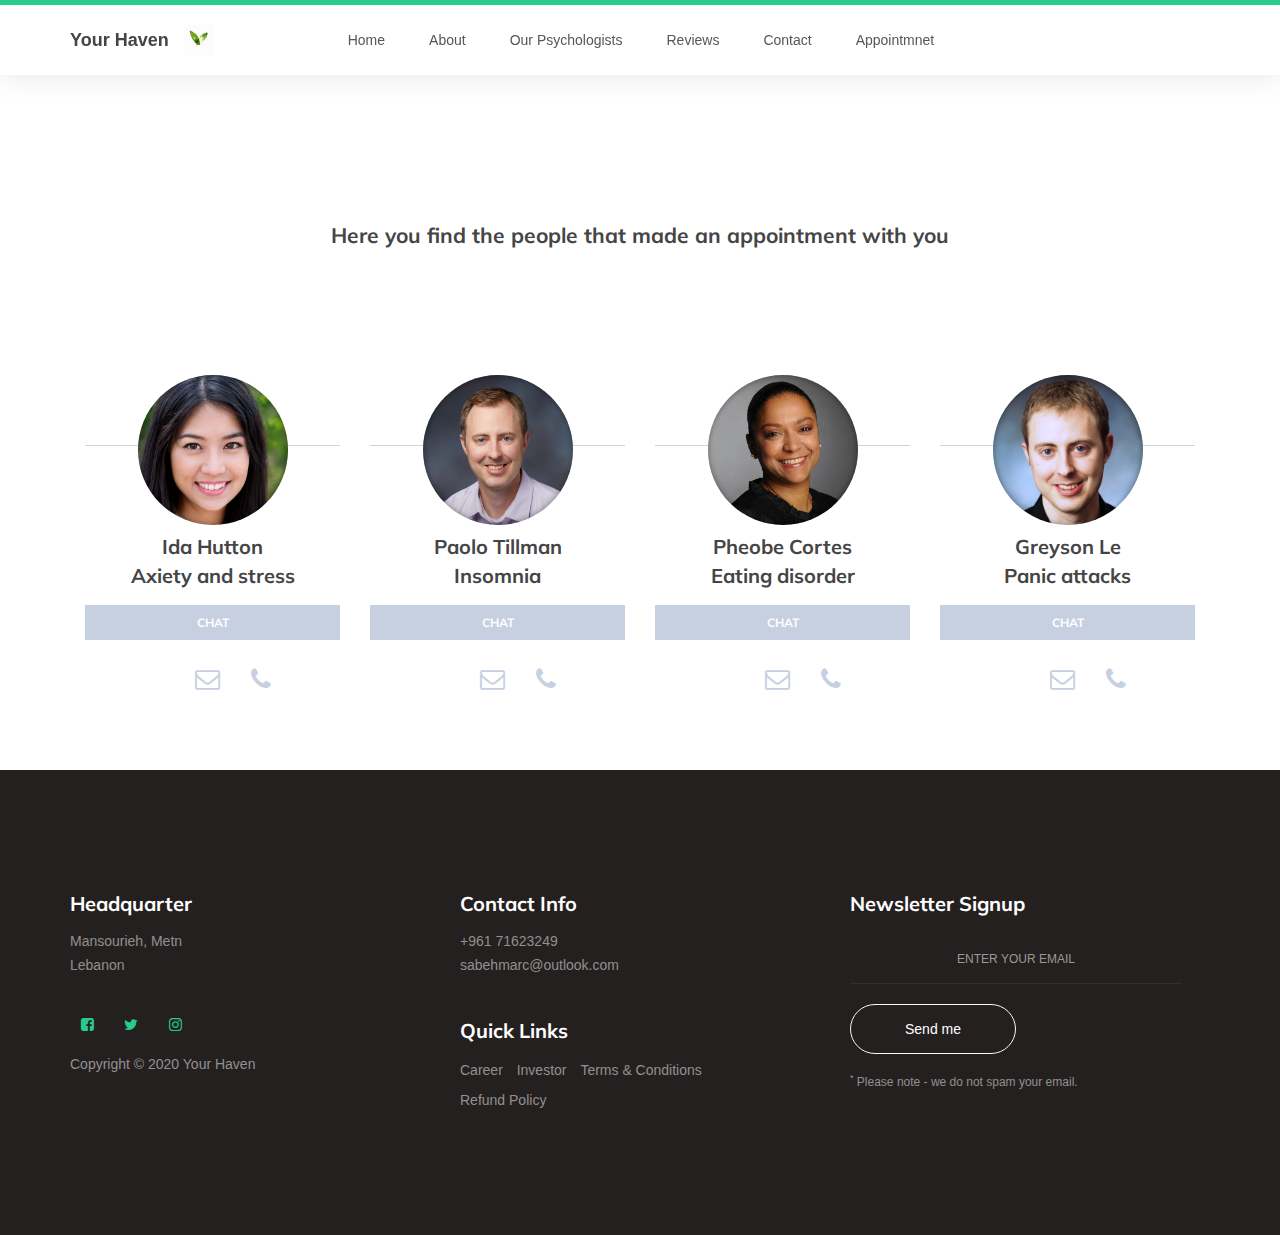
<file: councelor.html>
<!DOCTYPE html>
<html lang="en">
<head>

     <title>Your Haven</title>

     <meta charset="UTF-8">
     <meta http-equiv="X-UA-Compatible" content="IE=Edge">
     <meta name="description" content="">
     <meta name="keywords" content="">
     <meta name="author" content="">
     <meta name="viewport" content="width=device-width, initial-scale=1, maximum-scale=1">

     <link rel="stylesheet" href="css/bootstrap.min.css">
     <link rel="stylesheet" href="css/font-awesome.min.css">
     <link rel="stylesheet" href="css/owl.carousel.css">
     <link rel="stylesheet" href="css/owl.theme.default.min.css">
     <link rel="stylesheet" href="css/login.css">

     <!-- MAIN CSS -->
     <link rel="stylesheet" href="css/templatemo-style.css">
    <link rel="stylesheet" href="css/councelor.css">

</head>
<body id="top" data-spy="scroll" data-target=".navbar-collapse" data-offset="50">

     <!-- PRE LOADER -->
     <section class="preloader">
          <div class="spinner">

               <span class="spinner-rotate"></span>
               
          </div>
     </section>

     <section class="navbar custom-navbar navbar-fixed-top" role="navigation">
          <div class="container">

               <div class="navbar-header">
                    <button class="navbar-toggle" data-toggle="collapse" data-target=".navbar-collapse">
                         <span class="icon icon-bar"></span>
                         <span class="icon icon-bar"></span>
                         <span class="icon icon-bar"></span>
                    </button>

                    <!-- lOGO TEXT HERE -->
                    <a href="index.html"><img src="images/logo2.jpg" class="logo-img" alt=""></a>
                    <a href="index.html" class="navbar-brand">Your Haven</a>
                    
               </div>

               <!-- MENU LINKS -->
               <div class="collapse navbar-collapse">
                    <ul class="nav navbar-nav navbar-nav-first">
                         <li><a href="index.html#top" class="smoothScroll">Home</a></li>
                         <li><a href="index.html#about" class="smoothScroll">About</a></li>
                         <li><a href="index.html#team" class="smoothScroll">Our Psychologists</a></li>
                         <li><a href="index.html#testimonial" class="smoothScroll">Reviews</a></li>
                         <li><a href="index.html#contact" class="smoothScroll">Contact</a></li>
                         <li><a href="appointment.html" class="smoothScroll">Appointmnet</a></li>
                        
                         

                    </ul>

                    <ul class="nav navbar-nav navbar-right">
                         <!-- <li><a href="#"><i class="fa fa-phone"></i> +961 71623249</a></li> -->
                    </ul>
               </div>

          </div>
     </section>

<section>
     <h3>Here you find the people that made an appointment with you</32>
<div class="container container1">
     <div class="col-md-3 col-sm-8">
        <div class="card" >
            <div class="photo photo1"></div>
            <div class="banner"></div>
            <ul>
                <li><b>Ida Hutton</b></li>
                <li>Axiety and stress</li>

            </ul>
            <a href="chat.html"><button class="contact" id="main-button">Chat</button></a>
            
            <div class="social-media-banner">
                <a href=""><i class="fa fa-envelope-o"></i></a>
                <a href=""><i class="fa fa-phone"></i></a>
                
            </div>
          <form class="email-form">
                <input id="name" type="text" placeholder="name">
                <input id="email" type="text" placeholder="email">
                <textarea id="comment" type="text" placeholder="comment"></textarea>
                <button class="contact">send</button>
          </form>
          </div>
     </div>
     <div class="col-md-3 col-sm-6">
          <div class="card">
            <div class="photo photo2"></div>
            <div class="banner"></div>
            <ul>
                <li><b>Paolo Tillman</b></li>
                <li>Insomnia</li>

            </ul>
            <a href="chat.html"><button class="contact" id="main-button">Chat</button></a>
            <div class="social-media-banner">
                <a href=""><i class="fa fa-envelope-o"></i></a>
                <a href=""><i class="fa fa-phone"></i></a>
                
            </div>
          <form class="email-form">
                <input id="name" type="text" placeholder="name">
                <input id="email" type="text" placeholder="email">
                <textarea id="comment" type="text" placeholder="comment"></textarea>
                <button class="contact">send</button>
          </form>
          </div>
</div>
<div class="col-md-3 col-sm-6">
          <div class="card">
            <div class="photo photo3"></div>
            <div class="banner"></div>
            <ul>
                <li><b>Pheobe Cortes</b></li>
                <li>Eating disorder</li>

            </ul>
            <a href="chat.html"><button class="contact" id="main-button">Chat</button></a>
            <div class="social-media-banner">
                <a href=""><i class="fa fa-envelope-o"></i></a>
                <a href=""><i class="fa fa-phone"></i></a>
                
            </div>
          <form class="email-form">
                <input id="name" type="text" placeholder="name">
                <input id="email" type="text" placeholder="email">
                <textarea id="comment" type="text" placeholder="comment"></textarea>
                <button class="contact">send</button>
          </form>
          </div>
</div>
          
          <div class="col-md-3 col-sm-6">
          <div class="card">
            <div class="photo photo4"></div>
            <div class="banner"></div>
            <ul>
                <li><b>Greyson Le</b></li>
                <li>Panic attacks</li>

            </ul>
            <a href="chat.html"><button class="contact" id="main-button">Chat</button></a>
            <div class="social-media-banner">
                <a href=""><i class="fa fa-envelope-o"></i></a>
                <a href=""><i class="fa fa-phone"></i></a>
                
            </div>
               <form class="email-form">
                    <input id="name" type="text" placeholder="name">
                    <input id="email" type="text" placeholder="email">
                    <textarea id="comment" type="text" placeholder="comment"></textarea>
                    <button class="contact">send</button>
               </form>
          </div>
          </div>

</div>
</div>

</section>

     

   <footer id="footer">
     <div class="container">
          <div class="row">

               <div class="col-md-4 col-sm-6">
                    <div class="footer-info">
                         <div class="section-title">
                              <h2>Headquarter</h2>
                         </div>
                         <address>
                              <p>Mansourieh, Metn<br>Lebanon</p>
                         </address>

                         <ul class="social-icon">
                              <li><a href="#" class="fa fa-facebook-square" attr="facebook icon"></a></li>
                              <li><a href="#" class="fa fa-twitter"></a></li>
                              <li><a href="#" class="fa fa-instagram"></a></li>
                         </ul>

                         <div class="copyright-text"> 
                              <p>Copyright &copy; 2020 Your Haven</p>
                              
                              
                         </div>
                    </div>
               </div>

               <div class="col-md-4 col-sm-6">
                    <div class="footer-info">
                         <div class="section-title">
                              <h2>Contact Info</h2>
                         </div>
                         <address>
                              <p>+961 71623249</p>
                              <p><a href="sabehmarc@outlook.com">sabehmarc@outlook.com</a></p>
                         </address>

                         <div class="footer_menu">
                              <h2>Quick Links</h2>
                              <ul>
                                   <li><a href="#">Career</a></li>
                                   <li><a href="#">Investor</a></li>
                                   <li><a href="#">Terms & Conditions</a></li>
                                   <li><a href="#">Refund Policy</a></li>
                              </ul>
                         </div>
                    </div>
               </div>

               <div class="col-md-4 col-sm-12">
                    <div class="footer-info newsletter-form">
                         <div class="section-title">
                              <h2>Newsletter Signup</h2>
                         </div>
                         <div>
                              <div class="form-group">
                                   <form action="#" method="get">
                                        <input type="email" class="form-control" placeholder="Enter your email" name="email" id="email" required="">
                                        <input type="submit" class="form-control" name="submit" id="form-submit" value="Send me">
                                   </form>
                                   <span><sup>*</sup> Please note - we do not spam your email.</span>
                              </div>
                         </div>
                    </div>
               </div>
               
          </div>
     </div>
</footer>


<!-- SCRIPTS -->
<script src="js/jquery.js"></script>
<script src="js/bootstrap.min.js"></script>
<script src="js/owl.carousel.min.js"></script>
<script src="js/smoothscroll.js"></script>
<script src="js/custom.js"></script>
<script src="js/councelor.js"></script>




</body>
</html>
</file>
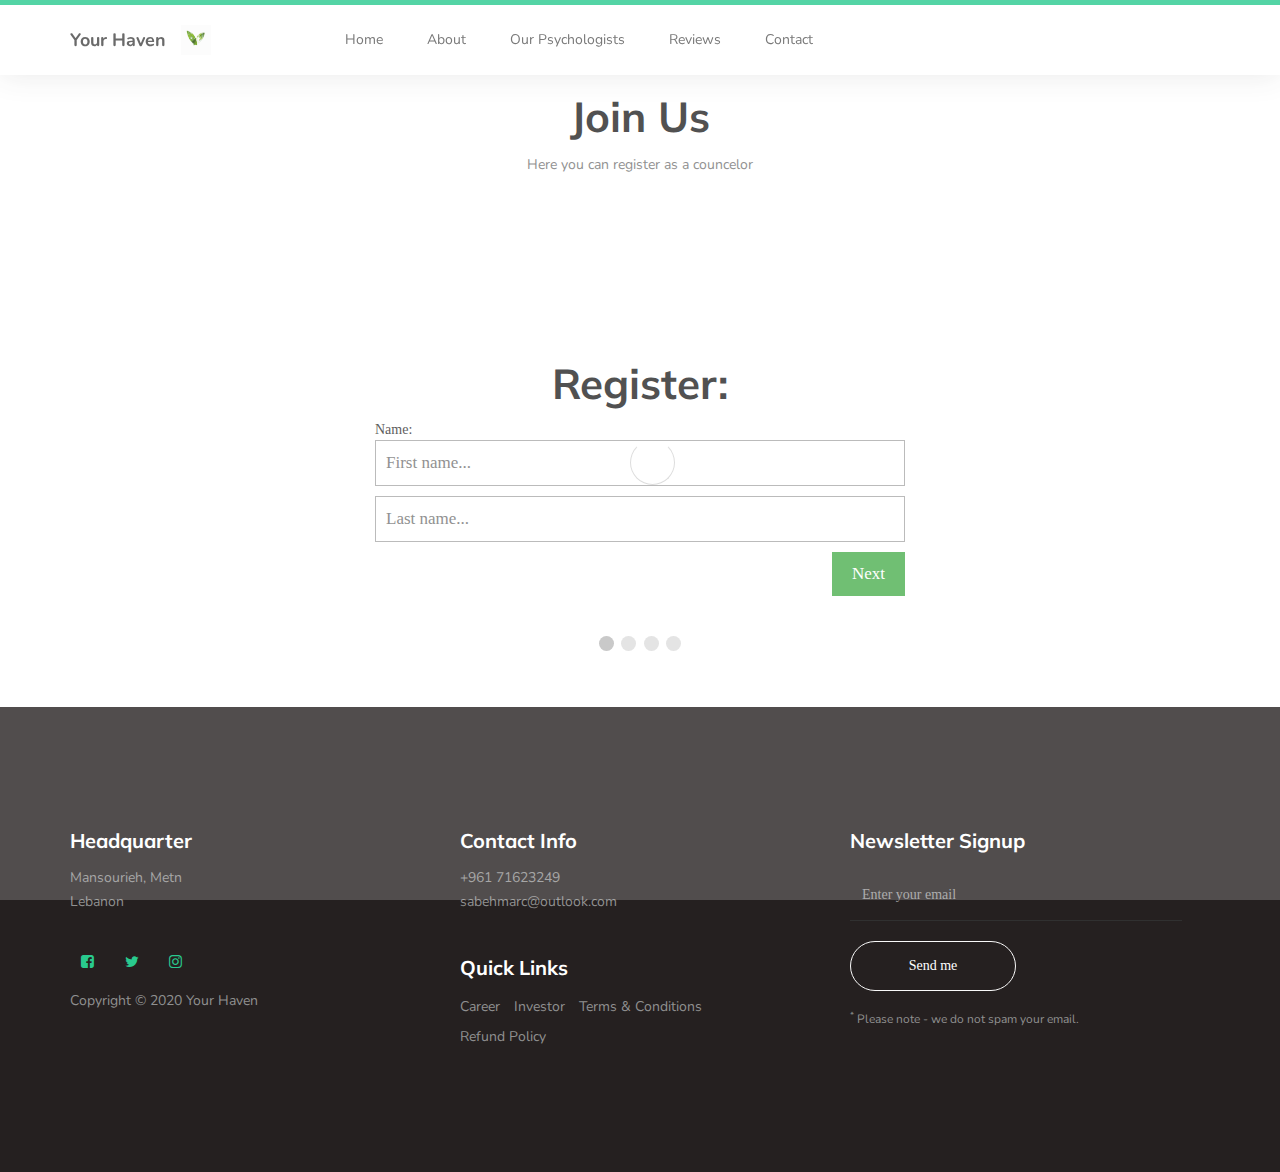
<file: join.html>
<!DOCTYPE html>
<html lang="en">
<head>

     <title>Your Haven</title>
     <link rel = "icon" href = "images/logo2.jpg" type = "image/x-icon"> 

     <meta charset="UTF-8">
     <meta http-equiv="X-UA-Compatible" content="IE=Edge">
     <meta name="description" content="">
     <meta name="keywords" content="">
     <meta name="author" content="">
     <meta name="viewport" content="width=device-width, initial-scale=1, maximum-scale=1">

     <link rel="stylesheet" href="css/bootstrap.min.css">
     <link rel="stylesheet" href="css/font-awesome.min.css">
     <link rel="stylesheet" href="css/owl.carousel.css">
     <link rel="stylesheet" href="css/owl.theme.default.min.css">

     <!-- MAIN CSS -->
     <link rel="stylesheet" href="css/templatemo-style.css">
     <link rel="stylesheet" href="css/join.css">

</head>
<body id="top" data-spy="scroll" data-target=".navbar-collapse" data-offset="50">

     <!-- PRE LOADER -->
     <section class="preloader">
          <div class="spinner">

               <span class="spinner-rotate"></span>
               
          </div>
     </section>

     <section class="navbar custom-navbar navbar-fixed-top" role="navigation">
        <div class="container">

             <div class="navbar-header">
                  <button class="navbar-toggle" data-toggle="collapse" data-target=".navbar-collapse">
                       <span class="icon icon-bar"></span>
                       <span class="icon icon-bar"></span>
                       <span class="icon icon-bar"></span>
                  </button>

                  <!-- lOGO TEXT HERE -->
                  <a href="index.html"><img src="images/logo2.jpg" class="logo-img" alt=""></a>
                  <a href="index.html" class="navbar-brand">Your Haven</a>
                  
             </div>

             <!-- MENU LINKS -->
             <div class="collapse navbar-collapse">
                  <ul class="nav navbar-nav navbar-nav-first">
                       <li><a href="index.html#top" class="smoothScroll">Home</a></li>
                       <li><a href="index.html#about" class="smoothScroll">About</a></li>
                       <li><a href="index.html#team" class="smoothScroll">Our Psychologists</a></li>
                       
                       <li><a href="index.html#testimonial" class="smoothScroll">Reviews</a></li>
                       <li><a href="index.html#contact" class="smoothScroll">Contact</a></li>
                       
                       

                  </ul>

                  <ul class="nav navbar-nav navbar-right">
                       <!-- <li><a href="#"><i class="fa fa-phone"></i> +961 71623249</a></li> -->
                  </ul>
             </div>

        </div>
   </section>


   
   <h1 class="text-white text-center p-2 fixed-top">Join Us</h1>
   <p class="text-white text-center p-2 fixed-top" >Here you can register as a councelor</p>

<main class="content" role="content">
	
	<section id="section1">
		<div class="container-fluid col-md-6 col-md-offset-3">

<!-- MultiStep Form -->
<form id="regForm" action="/submit_page.php">
  <h1>Register:</h1>
  <!-- One "tab" for each step in the form: -->
  <div class="tab">Name:
    <p><input placeholder="First name..." oninput="this.className = ''" name="fname"></p>
    <p><input placeholder="Last name..." oninput="this.className = ''" name="lname"></p>
  </div>
  <div class="tab">Contact Info:
    <p><input placeholder="E-mail..." oninput="this.className = ''" name="email"></p>
    <p><input placeholder="Phone..." oninput="this.className = ''" name="phone"></p>
  </div>
  <div class="tab">Birthday:
    <p><input placeholder="dd" oninput="this.className = ''" name="dd"></p>
    <p><input placeholder="mm" oninput="this.className = ''" name="nn"></p>
    <p><input placeholder="yyyy" oninput="this.className = ''" name="yyyy"></p>
  </div>
  <div class="tab">Login Info:
    <p><input placeholder="Username..." oninput="this.className = ''" name="uname"></p>
    <p><input placeholder="Password..." oninput="this.className = ''" name="pword" type="password"></p>
  </div>
  <div class="tab">Record:
     <p><input placeholder="Address..." oninput="this.className = ''" name="uname"></p>
     <p><input placeholder="Specialty..." oninput="this.className = ''" name="pword" type="password"></p>
   </div>
  <div style="overflow:auto;">
    <div style="float:right;">
      <button type="button" id="prevBtn" onclick="nextPrev(-1)">Previous</button>
      <button type="button" id="nextBtn" onclick="nextPrev(1)">Next</button>
    </div>
  </div>
  <!-- Circles which indicates the steps of the form: -->
  <div style="text-align:center;margin-top:40px;">
    <span class="step"></span>
    <span class="step"></span>
    <span class="step"></span>
    <span class="step"></span>
  </div>
</form>
<!-- /.MultiStep Form -->
	
		</div>
	</section>

</main> <!-- /content -->
	

<!-- alerts are for fun of it -->
<div class="alerts-container">
	
	<div class="row">
		
	</div>
	
	<div class="row">
		
	</div>
	
</div>



          <!-- FOOTER -->
          <footer id="footer">
            <div class="container">
                 <div class="row">
  
                      <div class="col-md-4 col-sm-6">
                           <div class="footer-info">
                                <div class="section-title">
                                     <h2>Headquarter</h2>
                                </div>
                                <address>
                                     <p>Mansourieh, Metn<br>Lebanon</p>
                                </address>
  
                                <ul class="social-icon">
                                     <li><a href="#" class="fa fa-facebook-square" attr="facebook icon"></a></li>
                                     <li><a href="#" class="fa fa-twitter"></a></li>
                                     <li><a href="#" class="fa fa-instagram"></a></li>
                                </ul>
  
                                <div class="copyright-text"> 
                                     <p>Copyright &copy; 2020 Your Haven</p>
                                     
                                     
                                </div>
                           </div>
                      </div>
  
                      <div class="col-md-4 col-sm-6">
                           <div class="footer-info">
                                <div class="section-title">
                                     <h2>Contact Info</h2>
                                </div>
                                <address>
                                     <p>+961 71623249</p>
                                     <p><a href="sabehmarc@outlook.com">sabehmarc@outlook.com</a></p>
                                </address>
  
                                <div class="footer_menu">
                                     <h2>Quick Links</h2>
                                     <ul>
                                          <li><a href="#">Career</a></li>
                                          <li><a href="#">Investor</a></li>
                                          <li><a href="#">Terms & Conditions</a></li>
                                          <li><a href="#">Refund Policy</a></li>
                                     </ul>
                                </div>
                           </div>
                      </div>
  
                      <div class="col-md-4 col-sm-12">
                           <div class="footer-info newsletter-form">
                                <div class="section-title">
                                     <h2>Newsletter Signup</h2>
                                </div>
                                <div>
                                     <div class="form-group">
                                          <form action="#" method="get">
                                               <input type="email" class="form-control" placeholder="Enter your email" name="email" id="email" required="">
                                               <input type="submit" class="form-control" name="submit" id="form-submit" value="Send me">
                                          </form>
                                          <span><sup>*</sup> Please note - we do not spam your email.</span>
                                     </div>
                                </div>
                           </div>
                      </div>
                      
                 </div>
            </div>
       </footer>
  
  
       <!-- SCRIPTS -->
       <script src="js/jquery.js"></script>
       <script src="js/bootstrap.min.js"></script>
       <script src="js/owl.carousel.min.js"></script>
       <script src="js/smoothscroll.js"></script>
       <script src="js/custom.js"></script>
       <script src="js/join.js"></script>
  </body>
  </html>
</file>
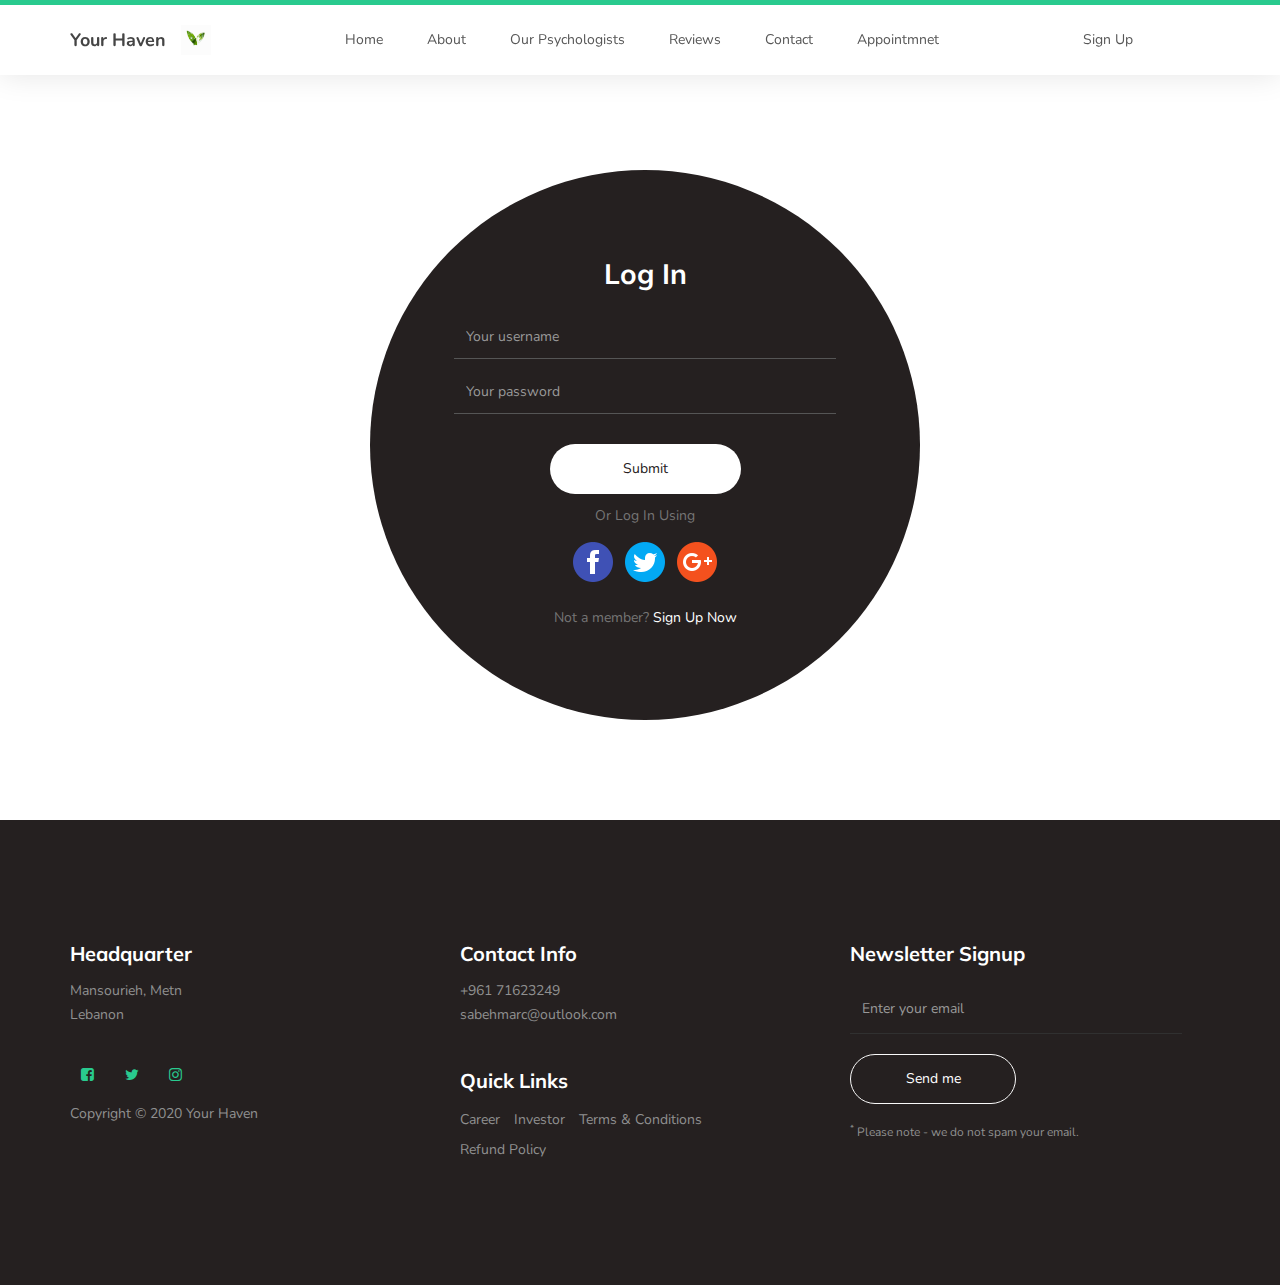
<file: login.html>
<!DOCTYPE html>
<html lang="en">
<head>

     <title>Your Haven</title>

     <meta charset="UTF-8">
     <meta http-equiv="X-UA-Compatible" content="IE=Edge">
     <meta name="description" content="">
     <meta name="keywords" content="">
     <meta name="author" content="">
     <meta name="viewport" content="width=device-width, initial-scale=1, maximum-scale=1">

     <link rel="stylesheet" href="css/bootstrap.min.css">
     <link rel="stylesheet" href="css/font-awesome.min.css">
     <link rel="stylesheet" href="css/owl.carousel.css">
     <link rel="stylesheet" href="css/owl.theme.default.min.css">
     <link rel="stylesheet" href="css/login.css">

     <!-- MAIN CSS -->
     <link rel="stylesheet" href="css/templatemo-style.css">

</head>
<body id="top" data-spy="scroll" data-target=".navbar-collapse" data-offset="50">

     <!-- PRE LOADER -->
     <section class="preloader">
          <div class="spinner">

               <span class="spinner-rotate"></span>
               
          </div>
     </section>

     <section class="navbar custom-navbar navbar-fixed-top" role="navigation">
          <div class="container">

               <div class="navbar-header">
                    <button class="navbar-toggle" data-toggle="collapse" data-target=".navbar-collapse">
                         <span class="icon icon-bar"></span>
                         <span class="icon icon-bar"></span>
                         <span class="icon icon-bar"></span>
                    </button>

                    <!-- lOGO TEXT HERE -->
                    <a href="index.html"><img src="images/logo2.jpg" class="logo-img" alt=""></a>
                    <a href="index.html" class="navbar-brand">Your Haven</a>
                    
               </div>

               <!-- MENU LINKS -->
               <div class="collapse navbar-collapse">
                    <ul class="nav navbar-nav navbar-nav-first">
                         <li><a href="index.html#top" class="smoothScroll">Home</a></li>
                         <li><a href="index.html#about" class="smoothScroll">About</a></li>
                         <li><a href="index.html#team" class="smoothScroll">Our Psychologists</a></li>
                         <li><a href="index.html#testimonial" class="smoothScroll">Reviews</a></li>
                         <li><a href="index.html#contact" class="smoothScroll">Contact</a></li>
                         <li><a href="appointment.html" class="smoothScroll">Appointmnet</a></li>
                         <li><a href="signup.html" id="signup1" class="smoothScroll">Sign Up</a></li>
                         

                    </ul>

                    <ul class="nav navbar-nav navbar-right">
                         <!-- <li><a href="#"><i class="fa fa-phone"></i> +961 71623249</a></li> -->
                    </ul>
               </div>

          </div>
     </section>

     <!-- <section id="about">
          <div class="container">
               <div class="row">

                    <div class="col-md-6 col-sm-12">
                         <div class="about-info"> -->
                              <!-- <h2>Start your journey to a better life with "Your Haven"</h2> -->

                             
                         <!-- </div>
                    </div>

                    <div class="col-md-offset-3 col-md-4 col-sm-12">
                         <div class="entry-form_login">
                              <form name="myForm" action="#" method="post" onsubmit="validate()">
                                   <h2>Log In</h2>
                                   
                                   <input id="username" type="text" name="username" class="form-control" placeholder="Your username" required="">

                                   <input id="pass" type="password" name="password" class="form-control" placeholder="Your password" required="">
                                    <a href=""><p class="forgot_pass">Forgot password?</p></a>
                                   <button class="submit-btn form-control" id="form-submit" onclick="validate()">Log In</button>
                                   <input type="submit" value="Log In">
                                   <p>Or Log In Using</p>
                                   <a href="" ><img class="icons" src="images/fb_icon_48px.png" id="fb_icon" alt=""></a>
                                   <a href=""><img class="icons" src="images/twt_icon_48px.png" id="fb_icon" alt=""></a>
                                   <a href=""><img class="icons" src="images/google_icon_48px.png" id="fb_icon" alt=""></a>
                                   <p class="signup_inform">Not a member? <a href="signup.html">Sign Up Now</a></p>
                              </form>
                         </div>
                    </div>

               </div>
          </div>
     </section>

   </div> -->
<section id="about">
     <div class="container">
          <div class="row">
          </div>

          <div class="col-md-offset-3 col-md-4 col-sm-12">
               <div class="entry-form_login">


                    <form name="myForm" action="/action_page.php" onsubmit="return validateForm()" method="post">
                         <h2>Log In</h2>
                         <input id="username" type="text" name="username" class="form-control"
                              placeholder="Your username" required="">
                         <input id="pass" type="password" name="password" class="form-control"
                              placeholder="Your password" required="">
                         <input class="submit-btn form-control" id="form-submit" type="submit" value="Submit">
                    </form>
                    <p>Or Log In Using</p>
                    <a href=""><img class="icons" src="images/fb_icon_48px.png" id="fb_icon" alt=""></a>
                    <a href=""><img class="icons" src="images/twt_icon_48px.png" id="fb_icon" alt=""></a>
                    <a href=""><img class="icons" src="images/google_icon_48px.png" id="fb_icon" alt=""></a>
                    <p class="signup_inform">Not a member? <a href="signup.html">Sign Up Now</a></p>
               </div>
          </div>

     </div>
     </div>
</section>

</div>





   <footer id="footer">
     <div class="container">
          <div class="row">

               <div class="col-md-4 col-sm-6">
                    <div class="footer-info">
                         <div class="section-title">
                              <h2>Headquarter</h2>
                         </div>
                         <address>
                              <p>Mansourieh, Metn<br>Lebanon</p>
                         </address>

                         <ul class="social-icon">
                              <li><a href="#" class="fa fa-facebook-square" attr="facebook icon"></a></li>
                              <li><a href="#" class="fa fa-twitter"></a></li>
                              <li><a href="#" class="fa fa-instagram"></a></li>
                         </ul>

                         <div class="copyright-text"> 
                              <p>Copyright &copy; 2020 Your Haven</p>
                              
                              
                         </div>
                    </div>
               </div>

               <div class="col-md-4 col-sm-6">
                    <div class="footer-info">
                         <div class="section-title">
                              <h2>Contact Info</h2>
                         </div>
                         <address>
                              <p>+961 71623249</p>
                              <p><a href="sabehmarc@outlook.com">sabehmarc@outlook.com</a></p>
                         </address>

                         <div class="footer_menu">
                              <h2>Quick Links</h2>
                              <ul>
                                   <li><a href="#">Career</a></li>
                                   <li><a href="#">Investor</a></li>
                                   <li><a href="#">Terms & Conditions</a></li>
                                   <li><a href="#">Refund Policy</a></li>
                              </ul>
                         </div>
                    </div>
               </div>

               <div class="col-md-4 col-sm-12">
                    <div class="footer-info newsletter-form">
                         <div class="section-title">
                              <h2>Newsletter Signup</h2>
                         </div>
                         <div>
                              <div class="form-group">
                                   <form action="#" method="get">
                                        <input type="email" class="form-control" placeholder="Enter your email" name="email" id="email" required="">
                                        <input type="submit" class="form-control" name="submit" id="form-submit" value="Send me">
                                   </form>
                                   <span><sup>*</sup> Please note - we do not spam your email.</span>
                              </div>
                         </div>
                    </div>
               </div>
               
          </div>
     </div>
</footer>


<!-- SCRIPTS -->
<script src="js/jquery.js"></script>
<script src="js/bootstrap.min.js"></script>
<script src="js/owl.carousel.min.js"></script>
<script src="js/smoothscroll.js"></script>
<script src="js/custom.js"></script>
<script src="js/login.js"></script>


</body>
</html>
</file>
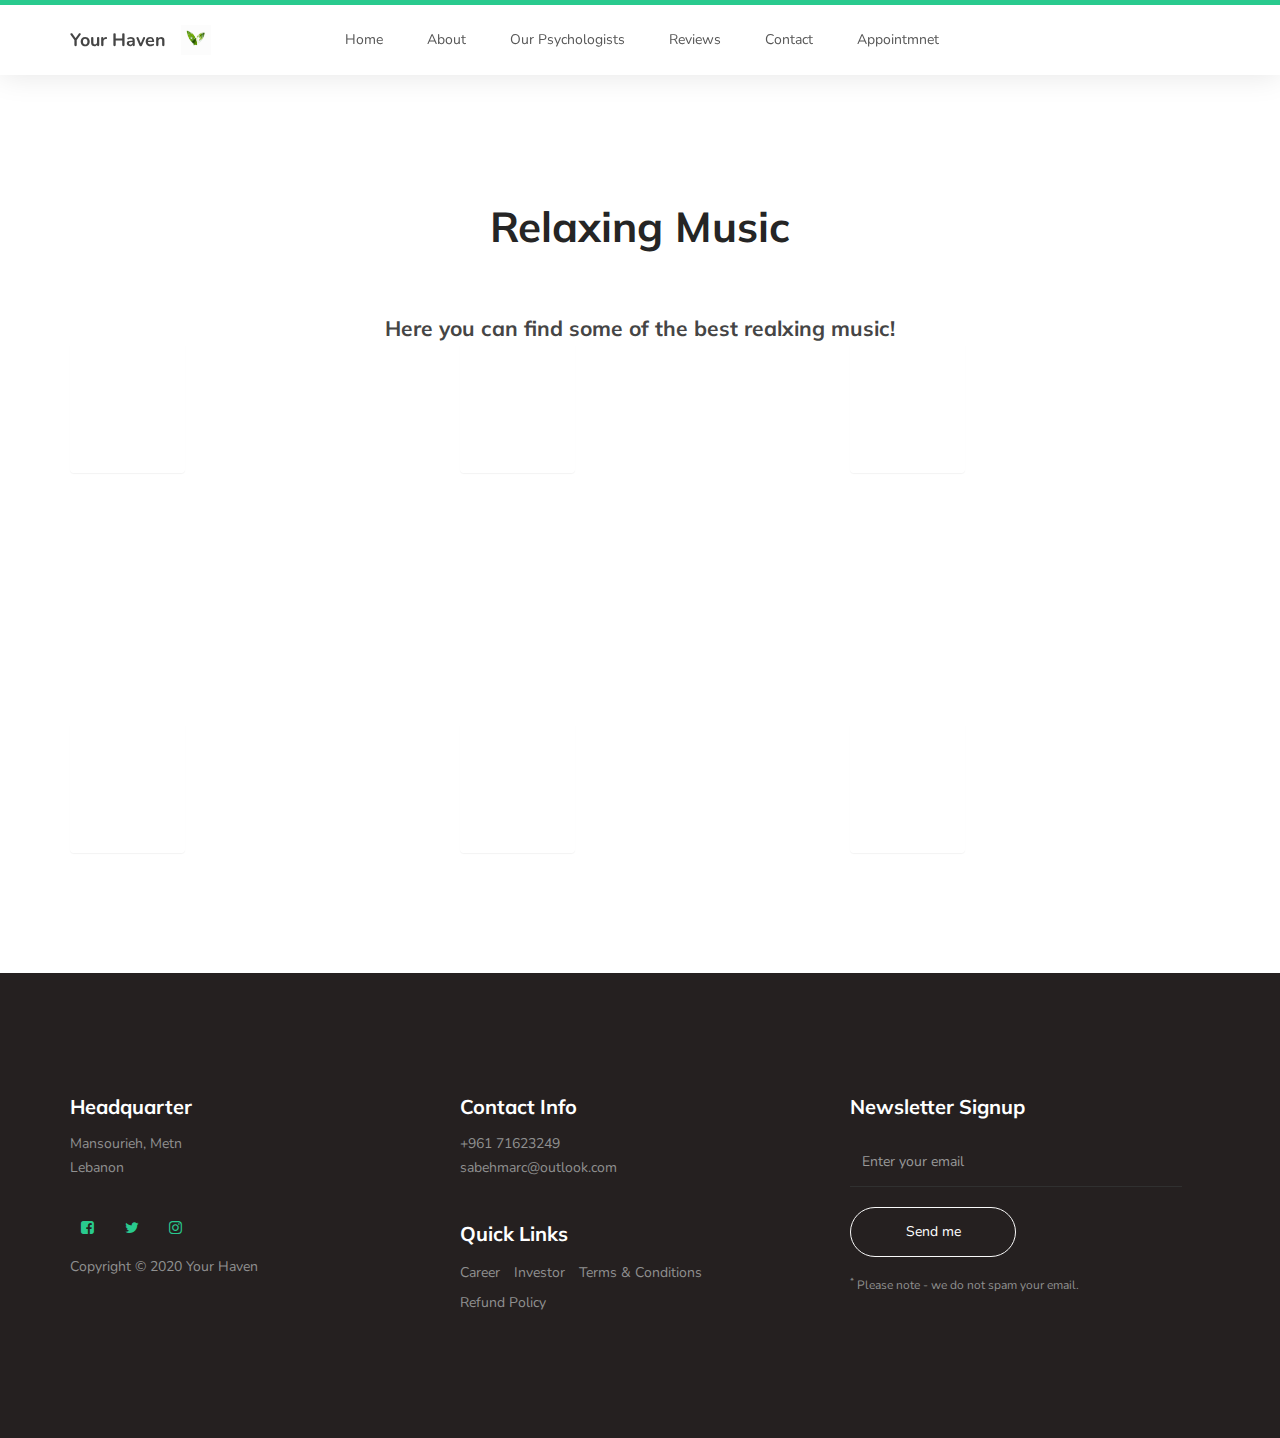
<file: music.html>
<!DOCTYPE html>
<html lang="en">
<head>

     <title>Your Haven</title>

     <meta charset="UTF-8">
     <meta http-equiv="X-UA-Compatible" content="IE=Edge">
     <meta name="description" content="">
     <meta name="keywords" content="">
     <meta name="author" content="">
     <meta name="viewport" content="width=device-width, initial-scale=1, maximum-scale=1">

     <link rel="stylesheet" href="css/bootstrap.min.css">
     <link rel="stylesheet" href="css/font-awesome.min.css">
     <link rel="stylesheet" href="css/owl.carousel.css">
     <link rel="stylesheet" href="css/owl.theme.default.min.css">
     <link rel="stylesheet" href="css/music.css">

     <!-- MAIN CSS -->
     <link rel="stylesheet" href="css/templatemo-style.css">

</head>
<body id="top" data-spy="scroll" data-target=".navbar-collapse" data-offset="50">

     <!-- PRE LOADER -->
     <section class="preloader">
          <div class="spinner">

               <span class="spinner-rotate"></span>
               
          </div>
     </section>

     <section class="navbar custom-navbar navbar-fixed-top" role="navigation">
          <div class="container">

               <div class="navbar-header">
                    <button class="navbar-toggle" data-toggle="collapse" data-target=".navbar-collapse">
                         <span class="icon icon-bar"></span>
                         <span class="icon icon-bar"></span>
                         <span class="icon icon-bar"></span>
                    </button>

                    <!-- lOGO TEXT HERE -->
                    <a href="index.html"><img src="images/logo2.jpg" class="logo-img" alt=""></a>
                    <a href="index.html" class="navbar-brand">Your Haven</a>
                    
               </div>

               <!-- MENU LINKS -->
               <div class="collapse navbar-collapse">
                    <ul class="nav navbar-nav navbar-nav-first">
                         <li><a href="index.html#top" class="smoothScroll">Home</a></li>
                         <li><a href="index.html#about" class="smoothScroll">About</a></li>
                         <li><a href="index.html#team" class="smoothScroll">Our Psychologists</a></li>
                         <li><a href="index.html#testimonial" class="smoothScroll">Reviews</a></li>
                         <li><a href="index.html#contact" class="smoothScroll">Contact</a></li>
                         <li><a href="appointment.html" class="smoothScroll">Appointmnet</a></li>
                         
                         

                    </ul>

                    <ul class="nav navbar-nav navbar-right">
                         <!-- <li><a href="#"><i class="fa fa-phone"></i> +961 71623249</a></li> -->
                    </ul>
               </div>

          </div>
     </section>


     <section id="feature">
         <h1>Relaxing Music</h1>
     <h3>Here you can find some of the best realxing music!</32>

        <div class="container">
             <div class="row">

                  <div class="col-md-4 col-sm-4">
                       <div class="feature-thumb1">
                        <div class="col_third">
                            <div class="hover panel">
                              <div class="front">
                                <div class="box1">
                                    <iframe width="250" height="150" src="https://www.youtube.com/embed/e25gqkHRZoE" frameborder="0" allow="accelerometer; autoplay; encrypted-media; gyroscope; picture-in-picture" allowfullscreen></iframe>
                                </div>
                              </div>
                              <div class="back">
                                <div class="box2">
                                    <iframe width="250" height="150" src="https://www.youtube.com/embed/CzQGl0Vpe0k" frameborder="0" allow="accelerometer; autoplay; encrypted-media; gyroscope; picture-in-picture" allowfullscreen></iframe>
                                </div>
                              </div>
                            </div>
                            </div>
                       </div>
                  </div>

                  <div class="col-md-4 col-sm-4">
                       <div class="feature-thumb1">
                        <div class="col_third">
                            <div class="hover panel">
                              <div class="front">
                                <div class="box1">
                                    <iframe width="250" height="150" src="https://www.youtube.com/embed/9L5cdoBPryY" frameborder="0" allow="accelerometer; autoplay; encrypted-media; gyroscope; picture-in-picture" allowfullscreen></iframe>
                                </div>
                              </div>
                              <div class="back">
                                <div class="box2">
                                    <iframe width="250" height="150" src="https://www.youtube.com/embed/LRP8d7hhpoQ" frameborder="0" allow="accelerometer; autoplay; encrypted-media; gyroscope; picture-in-picture" allowfullscreen></iframe>
                                </div>
                              </div>
                            </div>
                            </div>
                       </div>
                  </div>

                  <div class="col-md-4 col-sm-4">
                       <div class="feature-thumb1">
                        <div class="col_third">
                            <div class="hover panel">
                              <div class="front">
                                <div class="box1">
                                    <iframe width="250" height="150" src="https://www.youtube.com/embed/DXzk5i4Ofe8" frameborder="0" allow="accelerometer; autoplay; encrypted-media; gyroscope; picture-in-picture" allowfullscreen></iframe>
                                </div>
                              </div>
                              <div class="back">
                                <div class="box2">
                                    <iframe width="250" height="150" src="https://www.youtube.com/embed/1ZYbU82GVz4" frameborder="0" allow="accelerometer; autoplay; encrypted-media; gyroscope; picture-in-picture" allowfullscreen></iframe>
                                </div>
                              </div>
                            </div>
                            </div>
                       </div>
                  </div>

             </div>
        </div>
   </section>


   <section id="feature">
       
    <div class="container">
         <div class="row">

              <div class="col-md-4 col-sm-4">
                   <div class="feature-thumb1">
                    <div class="col_third">
                        <div class="hover panel">
                          <div class="front">
                            <div class="box1">
                                <iframe width="250" height="150" src="https://www.youtube.com/embed/BiqlZZddZEo" frameborder="0" allow="accelerometer; autoplay; encrypted-media; gyroscope; picture-in-picture" allowfullscreen></iframe>
                            </div>
                          </div>
                          <div class="back">
                            <div class="box2">
                                <iframe width="250" height="150" src="https://www.youtube.com/embed/taJ7Rb3qgi8" frameborder="0" allow="accelerometer; autoplay; encrypted-media; gyroscope; picture-in-picture" allowfullscreen></iframe>
                            </div>
                          </div>
                        </div>
                        </div>
                   </div>
              </div>

              <div class="col-md-4 col-sm-4">
                   <div class="feature-thumb1">
                    <div class="col_third">
                        <div class="hover panel">
                          <div class="front">
                            <div class="box1">
                                <iframe width="250" height="150" src="https://www.youtube.com/embed/2RTZNLL0wss" frameborder="0" allow="accelerometer; autoplay; encrypted-media; gyroscope; picture-in-picture" allowfullscreen></iframe>
                            </div>
                          </div>
                          <div class="back">
                            <div class="box2">
                                <iframe width="250" height="150" src="https://www.youtube.com/embed/GBexfwe-9j0" frameborder="0" allow="accelerometer; autoplay; encrypted-media; gyroscope; picture-in-picture" allowfullscreen></iframe>
                            </div>
                          </div>
                        </div>
                        </div>
                   </div>
              </div>

              <div class="col-md-4 col-sm-4">
                   <div class="feature-thumb1">
                    <div class="col_third">
                        <div class="hover panel">
                          <div class="front">
                            <div class="box1">
                                <iframe width="250" height="150" src="https://www.youtube.com/embed/EOAPMhaCtuw" frameborder="0" allow="accelerometer; autoplay; encrypted-media; gyroscope; picture-in-picture" allowfullscreen></iframe>
                            </div>
                          </div>
                          <div class="back">
                            <div class="box2">
                                <iframe width="250" height="150" src="https://www.youtube.com/embed/F0-w3_aOwfk" frameborder="0" allow="accelerometer; autoplay; encrypted-media; gyroscope; picture-in-picture" allowfullscreen></iframe>
                            </div>
                          </div>
                        </div>
                        </div>
                   </div>
              </div>

         </div>
    </div>
</section>

   <footer id="footer">
     <div class="container">
          <div class="row">

               <div class="col-md-4 col-sm-6">
                    <div class="footer-info">
                         <div class="section-title">
                              <h2>Headquarter</h2>
                         </div>
                         <address>
                              <p>Mansourieh, Metn<br>Lebanon</p>
                         </address>

                         <ul class="social-icon">
                              <li><a href="#" class="fa fa-facebook-square" attr="facebook icon"></a></li>
                              <li><a href="#" class="fa fa-twitter"></a></li>
                              <li><a href="#" class="fa fa-instagram"></a></li>
                         </ul>

                         <div class="copyright-text"> 
                              <p>Copyright &copy; 2020 Your Haven</p>
                              
                              
                         </div>
                    </div>
               </div>

               <div class="col-md-4 col-sm-6">
                    <div class="footer-info">
                         <div class="section-title">
                              <h2>Contact Info</h2>
                         </div>
                         <address>
                              <p>+961 71623249</p>
                              <p><a href="sabehmarc@outlook.com">sabehmarc@outlook.com</a></p>
                         </address>

                         <div class="footer_menu">
                              <h2>Quick Links</h2>
                              <ul>
                                   <li><a href="#">Career</a></li>
                                   <li><a href="#">Investor</a></li>
                                   <li><a href="#">Terms & Conditions</a></li>
                                   <li><a href="#">Refund Policy</a></li>
                              </ul>
                         </div>
                    </div>
               </div>

               <div class="col-md-4 col-sm-12">
                    <div class="footer-info newsletter-form">
                         <div class="section-title">
                              <h2>Newsletter Signup</h2>
                         </div>
                         <div>
                              <div class="form-group">
                                   <form action="#" method="get">
                                        <input type="email" class="form-control" placeholder="Enter your email" name="email" id="email" required="">
                                        <input type="submit" class="form-control" name="submit" id="form-submit" value="Send me">
                                   </form>
                                   <span><sup>*</sup> Please note - we do not spam your email.</span>
                              </div>
                         </div>
                    </div>
               </div>
               
          </div>
     </div>
</footer>


<!-- SCRIPTS -->
<script src="js/jquery.js"></script>
<script src="js/bootstrap.min.js"></script>
<script src="js/owl.carousel.min.js"></script>
<script src="js/smoothscroll.js"></script>
<script src="js/custom.js"></script>
<script src="js/music.js"></script>


</body>
</html>
</file>
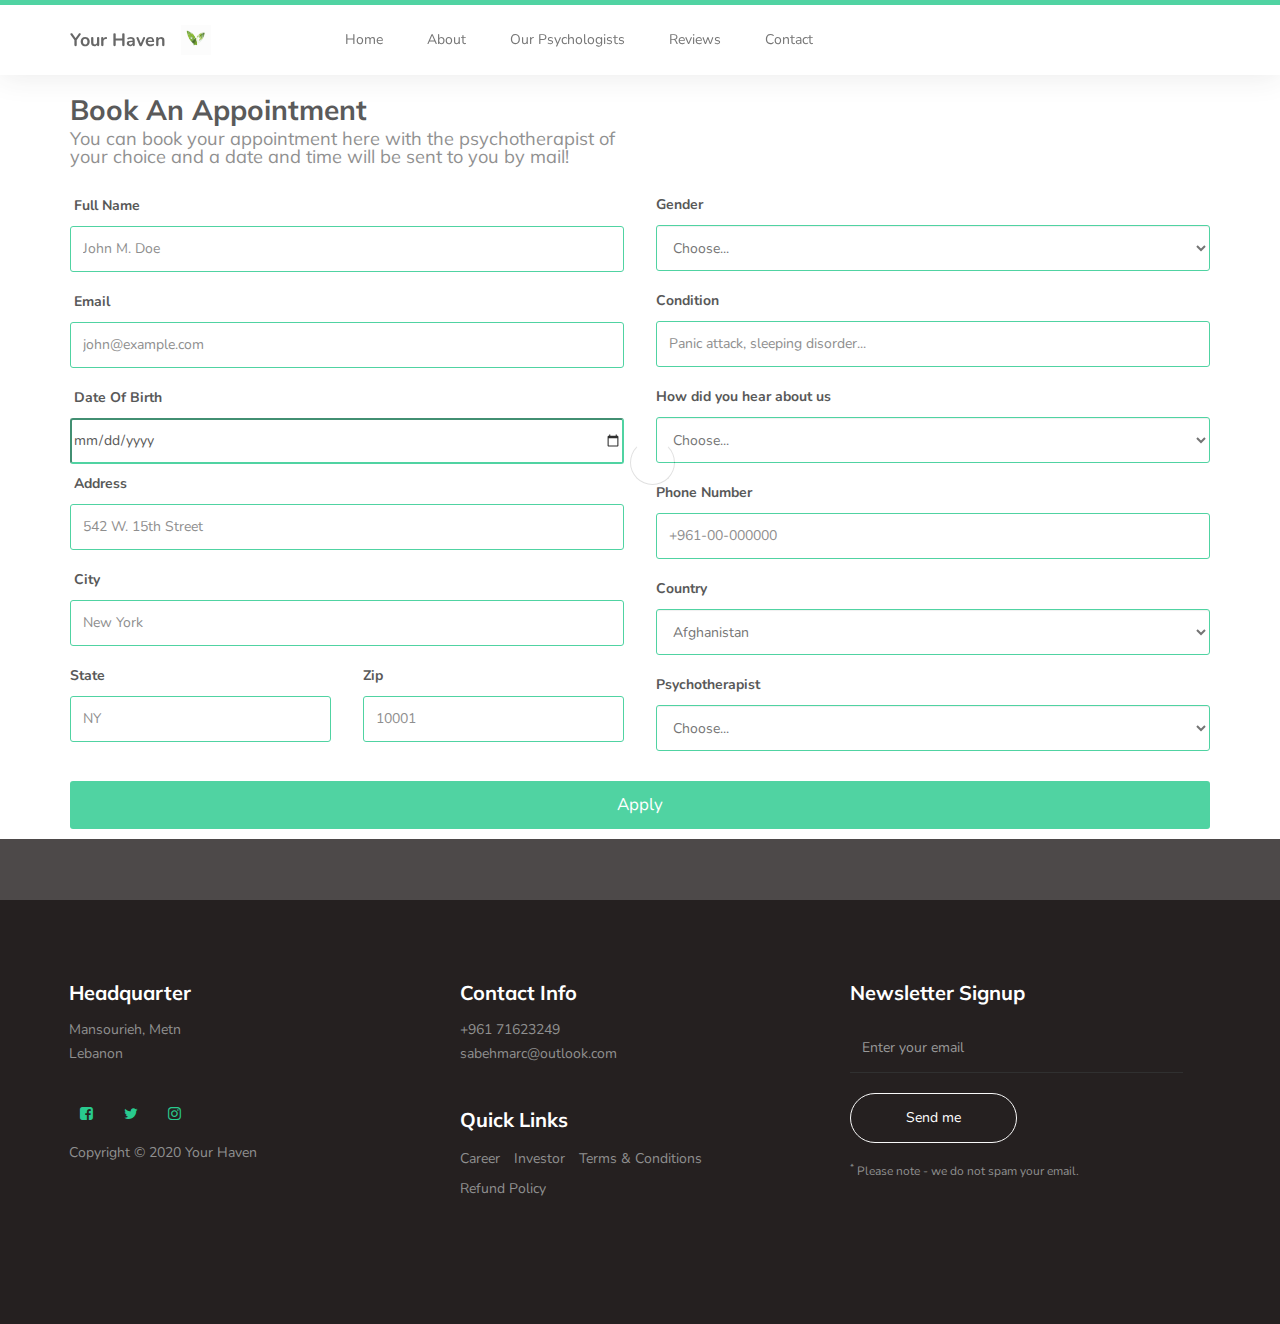
<file: other.html>
<!DOCTYPE html>
<html lang="en">
<head>

     <title>Your Haven</title>
     <link rel = "icon" href = "images/logo2.jpg" type = "image/x-icon"> 

     <meta charset="UTF-8">
     <meta http-equiv="X-UA-Compatible" content="IE=Edge">
     <meta name="description" content="">
     <meta name="keywords" content="">
     <meta name="author" content="">
     <meta name="viewport" content="width=device-width, initial-scale=1, maximum-scale=1">

     <link rel="stylesheet" href="css/bootstrap.min.css">
     <link rel="stylesheet" href="css/font-awesome.min.css">
     <link rel="stylesheet" href="css/owl.carousel.css">
     <link rel="stylesheet" href="css/owl.theme.default.min.css">

     <!-- MAIN CSS -->
     <link rel="stylesheet" href="css/templatemo-style.css">
     <link rel="stylesheet" href="css/appointment.css">

</head>
<body id="top" data-spy="scroll" data-target=".navbar-collapse" data-offset="50">

     <!-- PRE LOADER -->
     <section class="preloader">
          <div class="spinner">

               <span class="spinner-rotate"></span>
               
          </div>
     </section>

     <section class="navbar custom-navbar navbar-fixed-top" role="navigation">
        <div class="container">

             <div class="navbar-header">
                  <button class="navbar-toggle" data-toggle="collapse" data-target=".navbar-collapse">
                       <span class="icon icon-bar"></span>
                       <span class="icon icon-bar"></span>
                       <span class="icon icon-bar"></span>
                  </button>

                  <!-- lOGO TEXT HERE -->
                  <a href="index.html"><img src="images/logo2.jpg" class="logo-img" alt=""></a>
                  <a href="index.html" class="navbar-brand">Your Haven</a>
                  
             </div>

             <!-- MENU LINKS -->
             <div class="collapse navbar-collapse">
                  <ul class="nav navbar-nav navbar-nav-first">
                       <li><a href="index.html#top" class="smoothScroll">Home</a></li>
                       <li><a href="index.html#about" class="smoothScroll">About</a></li>
                       <li><a href="index.html#team" class="smoothScroll">Our Psychologists</a></li>
                       
                       <li><a href="index.html#testimonial" class="smoothScroll">Reviews</a></li>
                       <li><a href="index.html#contact" class="smoothScroll">Contact</a></li>
                       
                       

                  </ul>

                  <ul class="nav navbar-nav navbar-right">
                       <!-- <li><a href="#"><i class="fa fa-phone"></i> +961 71623249</a></li> -->
                  </ul>
             </div>

        </div>
   </section>
                      <div class="row">
                         <div class="col-75">
                           <div class="container">
                             <form action="/action_page.php">
                       
                               <div class="row">
                                 <div class="col-50">
                                   <div class="section-title">
                                        <h2>Book An Appointment<small>You can book your appointment here with the psychotherapist of your choice and a date and time will be sent to you by mail!</small></h2>
                                   </div>
                                   <label for="fname"><i class="fa "></i> Full Name</label>
                                   <input type="text" id="fname" name="firstname" placeholder="John M. Doe">
                                   <label for="email"><i class="fa"></i> Email</label>
                                   <input type="text" id="email" name="email" placeholder="john@example.com">
                                   <label for="city"><i class="fa "></i> Date Of Birth</label>
                                   <input type="date" id="dob" name="dob" >
                                   <label for="adr"><i class="fa"></i> Address</label>
                                   <input type="text" id="adr" name="address" placeholder="542 W. 15th Street">
                                   <label for="city"><i class="fa "></i> City</label>
                                   <input type="text" id="city" name="city" placeholder="New York">
                                   
                                   
                                   <div class="row">
                                     <div class="col-50">
                                       <label for="state">State</label>
                                       <input type="text" id="state" name="state" placeholder="NY">
                                     </div>
                                     <div class="col-50">
                                       <label for="zip">Zip</label>
                                       <input type="text" id="zip" name="zip" placeholder="10001">
                                     </div>
                                   </div>
                                 </div>
                       
                                 <div class="col-50 patient">
                                  
                                  
                                   <label>Gender</label>
                                   <select id="hear" class="form-control">
                                        <option selected>Choose...</option>
                                        <option>Male</option>
                                        <option>Female</option>
                                        <option>Other</option>
                                      </select>
                                   <label for="cname">Condition</label>
                                   <input type="text" id="condition" name="cardname" placeholder="Panic attack, sleeping disorder...">
                                    <label for="hear_us">How did you hear about us</label>
                                    <select id="hear" class="form-control">
                                        <option selected>Choose...</option>
                                        <option>Friend/Family</option>
                                        <option>Work</option>
                                        <option>Advertisment</option>
                                        <option>Social Media</option>
                                      </select>

                                      
                                   <label for="ccnum">Phone Number</label>
                                   <input type="text" id="ccnum" name="cardnumber" placeholder="+961-00-000000">

                                   <label for="hear_us">Country</label>
                                   <select id="hear" name="country" class="form-control">
                                        <option value="Afghanistan">Afghanistan</option>
                                        <option value="Åland Islands">Åland Islands</option>
                                        <option value="Albania">Albania</option>
                                        <option value="Algeria">Algeria</option>
                                        <option value="American Samoa">American Samoa</option>
                                        <option value="Andorra">Andorra</option>
                                        <option value="Angola">Angola</option>
                                        <option value="Anguilla">Anguilla</option>
                                        <option value="Antarctica">Antarctica</option>
                                        <option value="Antigua and Barbuda">Antigua and Barbuda</option>
                                        <option value="Argentina">Argentina</option>
                                        <option value="Armenia">Armenia</option>
                                        <option value="Aruba">Aruba</option>
                                        <option value="Australia">Australia</option>
                                        <option value="Austria">Austria</option>
                                        <option value="Azerbaijan">Azerbaijan</option>
                                        <option value="Bahamas">Bahamas</option>
                                        <option value="Bahrain">Bahrain</option>
                                        <option value="Bangladesh">Bangladesh</option>
                                        <option value="Barbados">Barbados</option>
                                        <option value="Belarus">Belarus</option>
                                        <option value="Belgium">Belgium</option>
                                        <option value="Belize">Belize</option>
                                        <option value="Benin">Benin</option>
                                        <option value="Bermuda">Bermuda</option>
                                        <option value="Bhutan">Bhutan</option>
                                        <option value="Bolivia">Bolivia</option>
                                        <option value="Bosnia and Herzegovina">Bosnia and Herzegovina</option>
                                        <option value="Botswana">Botswana</option>
                                        <option value="Bouvet Island">Bouvet Island</option>
                                        <option value="Brazil">Brazil</option>
                                        <option value="British Indian Ocean Territory">British Indian Ocean Territory</option>
                                        <option value="Brunei Darussalam">Brunei Darussalam</option>
                                        <option value="Bulgaria">Bulgaria</option>
                                        <option value="Burkina Faso">Burkina Faso</option>
                                        <option value="Burundi">Burundi</option>
                                        <option value="Cambodia">Cambodia</option>
                                        <option value="Cameroon">Cameroon</option>
                                        <option value="Canada">Canada</option>
                                        <option value="Cape Verde">Cape Verde</option>
                                        <option value="Cayman Islands">Cayman Islands</option>
                                        <option value="Central African Republic">Central African Republic</option>
                                        <option value="Chad">Chad</option>
                                        <option value="Chile">Chile</option>
                                        <option value="China">China</option>
                                        <option value="Christmas Island">Christmas Island</option>
                                        <option value="Cocos (Keeling) Islands">Cocos (Keeling) Islands</option>
                                        <option value="Colombia">Colombia</option>
                                        <option value="Comoros">Comoros</option>
                                        <option value="Congo">Congo</option>
                                        <option value="Congo, The Democratic Republic of The">Congo, The Democratic Republic of The</option>
                                        <option value="Cook Islands">Cook Islands</option>
                                        <option value="Costa Rica">Costa Rica</option>
                                        <option value="Cote D'ivoire">Cote D'ivoire</option>
                                        <option value="Croatia">Croatia</option>
                                        <option value="Cuba">Cuba</option>
                                        <option value="Cyprus">Cyprus</option>
                                        <option value="Czech Republic">Czech Republic</option>
                                        <option value="Denmark">Denmark</option>
                                        <option value="Djibouti">Djibouti</option>
                                        <option value="Dominica">Dominica</option>
                                        <option value="Dominican Republic">Dominican Republic</option>
                                        <option value="Ecuador">Ecuador</option>
                                        <option value="Egypt">Egypt</option>
                                        <option value="El Salvador">El Salvador</option>
                                        <option value="Equatorial Guinea">Equatorial Guinea</option>
                                        <option value="Eritrea">Eritrea</option>
                                        <option value="Estonia">Estonia</option>
                                        <option value="Ethiopia">Ethiopia</option>
                                        <option value="Falkland Islands (Malvinas)">Falkland Islands (Malvinas)</option>
                                        <option value="Faroe Islands">Faroe Islands</option>
                                        <option value="Fiji">Fiji</option>
                                        <option value="Finland">Finland</option>
                                        <option value="France">France</option>
                                        <option value="French Guiana">French Guiana</option>
                                        <option value="French Polynesia">French Polynesia</option>
                                        <option value="French Southern Territories">French Southern Territories</option>
                                        <option value="Gabon">Gabon</option>
                                        <option value="Gambia">Gambia</option>
                                        <option value="Georgia">Georgia</option>
                                        <option value="Germany">Germany</option>
                                        <option value="Ghana">Ghana</option>
                                        <option value="Gibraltar">Gibraltar</option>
                                        <option value="Greece">Greece</option>
                                        <option value="Greenland">Greenland</option>
                                        <option value="Grenada">Grenada</option>
                                        <option value="Guadeloupe">Guadeloupe</option>
                                        <option value="Guam">Guam</option>
                                        <option value="Guatemala">Guatemala</option>
                                        <option value="Guernsey">Guernsey</option>
                                        <option value="Guinea">Guinea</option>
                                        <option value="Guinea-bissau">Guinea-bissau</option>
                                        <option value="Guyana">Guyana</option>
                                        <option value="Haiti">Haiti</option>
                                        <option value="Heard Island and Mcdonald Islands">Heard Island and Mcdonald Islands</option>
                                        <option value="Holy See (Vatican City State)">Holy See (Vatican City State)</option>
                                        <option value="Honduras">Honduras</option>
                                        <option value="Hong Kong">Hong Kong</option>
                                        <option value="Hungary">Hungary</option>
                                        <option value="Iceland">Iceland</option>
                                        <option value="India">India</option>
                                        <option value="Indonesia">Indonesia</option>
                                        <option value="Iran, Islamic Republic of">Iran, Islamic Republic of</option>
                                        <option value="Iraq">Iraq</option>
                                        <option value="Ireland">Ireland</option>
                                        <option value="Isle of Man">Isle of Man</option>
                                        <option value="Israel">Israel</option>
                                        <option value="Italy">Italy</option>
                                        <option value="Jamaica">Jamaica</option>
                                        <option value="Japan">Japan</option>
                                        <option value="Jersey">Jersey</option>
                                        <option value="Jordan">Jordan</option>
                                        <option value="Kazakhstan">Kazakhstan</option>
                                        <option value="Kenya">Kenya</option>
                                        <option value="Kiribati">Kiribati</option>
                                        <option value="Korea, Democratic People's Republic of">Korea, Democratic People's Republic of</option>
                                        <option value="Korea, Republic of">Korea, Republic of</option>
                                        <option value="Kuwait">Kuwait</option>
                                        <option value="Kyrgyzstan">Kyrgyzstan</option>
                                        <option value="Lao People's Democratic Republic">Lao People's Democratic Republic</option>
                                        <option value="Latvia">Latvia</option>
                                        <option value="Lebanon">Lebanon</option>
                                        <option value="Lesotho">Lesotho</option>
                                        <option value="Liberia">Liberia</option>
                                        <option value="Libyan Arab Jamahiriya">Libyan Arab Jamahiriya</option>
                                        <option value="Liechtenstein">Liechtenstein</option>
                                        <option value="Lithuania">Lithuania</option>
                                        <option value="Luxembourg">Luxembourg</option>
                                        <option value="Macao">Macao</option>
                                        <option value="Macedonia, The Former Yugoslav Republic of">Macedonia, The Former Yugoslav Republic of</option>
                                        <option value="Madagascar">Madagascar</option>
                                        <option value="Malawi">Malawi</option>
                                        <option value="Malaysia">Malaysia</option>
                                        <option value="Maldives">Maldives</option>
                                        <option value="Mali">Mali</option>
                                        <option value="Malta">Malta</option>
                                        <option value="Marshall Islands">Marshall Islands</option>
                                        <option value="Martinique">Martinique</option>
                                        <option value="Mauritania">Mauritania</option>
                                        <option value="Mauritius">Mauritius</option>
                                        <option value="Mayotte">Mayotte</option>
                                        <option value="Mexico">Mexico</option>
                                        <option value="Micronesia, Federated States of">Micronesia, Federated States of</option>
                                        <option value="Moldova, Republic of">Moldova, Republic of</option>
                                        <option value="Monaco">Monaco</option>
                                        <option value="Mongolia">Mongolia</option>
                                        <option value="Montenegro">Montenegro</option>
                                        <option value="Montserrat">Montserrat</option>
                                        <option value="Morocco">Morocco</option>
                                        <option value="Mozambique">Mozambique</option>
                                        <option value="Myanmar">Myanmar</option>
                                        <option value="Namibia">Namibia</option>
                                        <option value="Nauru">Nauru</option>
                                        <option value="Nepal">Nepal</option>
                                        <option value="Netherlands">Netherlands</option>
                                        <option value="Netherlands Antilles">Netherlands Antilles</option>
                                        <option value="New Caledonia">New Caledonia</option>
                                        <option value="New Zealand">New Zealand</option>
                                        <option value="Nicaragua">Nicaragua</option>
                                        <option value="Niger">Niger</option>
                                        <option value="Nigeria">Nigeria</option>
                                        <option value="Niue">Niue</option>
                                        <option value="Norfolk Island">Norfolk Island</option>
                                        <option value="Northern Mariana Islands">Northern Mariana Islands</option>
                                        <option value="Norway">Norway</option>
                                        <option value="Oman">Oman</option>
                                        <option value="Pakistan">Pakistan</option>
                                        <option value="Palau">Palau</option>
                                        <option value="Palestinian Territory, Occupied">Palestinian Territory, Occupied</option>
                                        <option value="Panama">Panama</option>
                                        <option value="Papua New Guinea">Papua New Guinea</option>
                                        <option value="Paraguay">Paraguay</option>
                                        <option value="Peru">Peru</option>
                                        <option value="Philippines">Philippines</option>
                                        <option value="Pitcairn">Pitcairn</option>
                                        <option value="Poland">Poland</option>
                                        <option value="Portugal">Portugal</option>
                                        <option value="Puerto Rico">Puerto Rico</option>
                                        <option value="Qatar">Qatar</option>
                                        <option value="Reunion">Reunion</option>
                                        <option value="Romania">Romania</option>
                                        <option value="Russian Federation">Russian Federation</option>
                                        <option value="Rwanda">Rwanda</option>
                                        <option value="Saint Helena">Saint Helena</option>
                                        <option value="Saint Kitts and Nevis">Saint Kitts and Nevis</option>
                                        <option value="Saint Lucia">Saint Lucia</option>
                                        <option value="Saint Pierre and Miquelon">Saint Pierre and Miquelon</option>
                                        <option value="Saint Vincent and The Grenadines">Saint Vincent and The Grenadines</option>
                                        <option value="Samoa">Samoa</option>
                                        <option value="San Marino">San Marino</option>
                                        <option value="Sao Tome and Principe">Sao Tome and Principe</option>
                                        <option value="Saudi Arabia">Saudi Arabia</option>
                                        <option value="Senegal">Senegal</option>
                                        <option value="Serbia">Serbia</option>
                                        <option value="Seychelles">Seychelles</option>
                                        <option value="Sierra Leone">Sierra Leone</option>
                                        <option value="Singapore">Singapore</option>
                                        <option value="Slovakia">Slovakia</option>
                                        <option value="Slovenia">Slovenia</option>
                                        <option value="Solomon Islands">Solomon Islands</option>
                                        <option value="Somalia">Somalia</option>
                                        <option value="South Africa">South Africa</option>
                                        <option value="South Georgia and The South Sandwich Islands">South Georgia and The South Sandwich Islands</option>
                                        <option value="Spain">Spain</option>
                                        <option value="Sri Lanka">Sri Lanka</option>
                                        <option value="Sudan">Sudan</option>
                                        <option value="Suriname">Suriname</option>
                                        <option value="Svalbard and Jan Mayen">Svalbard and Jan Mayen</option>
                                        <option value="Swaziland">Swaziland</option>
                                        <option value="Sweden">Sweden</option>
                                        <option value="Switzerland">Switzerland</option>
                                        <option value="Syrian Arab Republic">Syrian Arab Republic</option>
                                        <option value="Taiwan, Province of China">Taiwan, Province of China</option>
                                        <option value="Tajikistan">Tajikistan</option>
                                        <option value="Tanzania, United Republic of">Tanzania, United Republic of</option>
                                        <option value="Thailand">Thailand</option>
                                        <option value="Timor-leste">Timor-leste</option>
                                        <option value="Togo">Togo</option>
                                        <option value="Tokelau">Tokelau</option>
                                        <option value="Tonga">Tonga</option>
                                        <option value="Trinidad and Tobago">Trinidad and Tobago</option>
                                        <option value="Tunisia">Tunisia</option>
                                        <option value="Turkey">Turkey</option>
                                        <option value="Turkmenistan">Turkmenistan</option>
                                        <option value="Turks and Caicos Islands">Turks and Caicos Islands</option>
                                        <option value="Tuvalu">Tuvalu</option>
                                        <option value="Uganda">Uganda</option>
                                        <option value="Ukraine">Ukraine</option>
                                        <option value="United Arab Emirates">United Arab Emirates</option>
                                        <option value="United Kingdom">United Kingdom</option>
                                        <option value="United States">United States</option>
                                        <option value="United States Minor Outlying Islands">United States Minor Outlying Islands</option>
                                        <option value="Uruguay">Uruguay</option>
                                        <option value="Uzbekistan">Uzbekistan</option>
                                        <option value="Vanuatu">Vanuatu</option>
                                        <option value="Venezuela">Venezuela</option>
                                        <option value="Viet Nam">Viet Nam</option>
                                        <option value="Virgin Islands, British">Virgin Islands, British</option>
                                        <option value="Virgin Islands, U.S.">Virgin Islands, U.S.</option>
                                        <option value="Wallis and Futuna">Wallis and Futuna</option>
                                        <option value="Western Sahara">Western Sahara</option>
                                        <option value="Yemen">Yemen</option>
                                        <option value="Zambia">Zambia</option>
                                        <option value="Zimbabwe">Zimbabwe</option>
                                    </select>

                                    <label for="hear_us">Psychotherapist</label>
                                    <select id="hear" class="form-control">
                                        <option selected>Choose...</option>
                                        <option>Mark Wilson</option>
                                        <option>Catherine doe</option>
                                        <option>Jessica kent</option>
                                        <option>Andrew Berti</option>
                                      </select>
                                   <div class="row">
                                    
                                     <div class="col-50">
                                       
                                     </div>
                                   </div>
                                 </div>
                       
                               </div>
                               
                               <input type="submit" value="Apply" class="btn">
                             </form>
                           </div>
                         </div>
                       
                         
                         </div>
                       </div>




  
                      <!-- <div class="patient col-md-6 col-sm-12"> -->
                        <!-- <form>
                            <div class="form-row">
                              <div class="form-group col-md-6">
                                <label for="inputEmail4">Email</label>
                                <input type="email" class="form-control" id="inputEmail4" placeholder="Email">
                              </div>
                              <div class="form-group col-md-6">
                                <label for="inputPassword4">Password</label>
                                <input type="password" class="form-control" id="inputPassword4" placeholder="Password">
                              </div>
                            </div>
                            <div class="form-group">
                              <label for="inputAddress">Address</label>
                              <input type="text" class="form-control" id="inputAddress" placeholder="1234 Main St">
                            </div>
                            <div class="form-group">
                              <label for="inputAddress2">Address 2</label>
                              <input type="text" class="form-control" id="inputAddress2" placeholder="Apartment, studio, or floor">
                            </div>
                            <div class="form-row">
                              <div class="form-group col-md-6">
                                <label for="inputCity">City</label>
                                <input type="text" class="form-control" id="inputCity">
                              </div>
                              <div class="form-group col-md-4">
                                <label for="inputState">State</label>
                                <select id="inputState" class="form-control">
                                  <option selected>Choose...</option>
                                  <option>...</option>
                                </select>
                              </div>
                              <div class="form-group col-md-2">
                                <label for="inputZip">Zip</label>
                                <input type="text" class="form-control" id="inputZip">
                              </div>
                            </div>
                            <div class="form-group">
                              <div class="form-check">
                                <input class="form-check-input" type="checkbox" id="gridCheck">
                                <label class="form-check-label" for="gridCheck">
                                  Check me out
                                </label>
                              </div>
                            </div>
                            <button type="submit" class="btn btn-primary">Sign in</button>
                          </form> -->
                           
                      <!-- </div> -->
  
                 </div>
            </div>
       </section> 

        <!-- FOOTER -->
        <footer id="footer">
            <div class="container">
                 <div class="row">
  
                      <div class="col-md-4 col-sm-6">
                           <div class="footer-info">
                                <div class="section-title">
                                     <h2>Headquarter</h2>
                                </div>
                                <address>
                                     <p>Mansourieh, Metn<br>Lebanon</p>
                                </address>
  
                                <ul class="social-icon">
                                     <li><a href="#" class="fa fa-facebook-square" attr="facebook icon"></a></li>
                                     <li><a href="#" class="fa fa-twitter"></a></li>
                                     <li><a href="#" class="fa fa-instagram"></a></li>
                                </ul>
  
                                <div class="copyright-text"> 
                                     <p>Copyright &copy; 2020 Your Haven</p>
                                     
                                     
                                </div>
                           </div>
                      </div>
  
                      <div class="col-md-4 col-sm-6">
                           <div class="footer-info">
                                <div class="section-title">
                                     <h2>Contact Info</h2>
                                </div>
                                <address>
                                     <p>+961 71623249</p>
                                     <p><a href="sabehmarc@outlook.com">sabehmarc@outlook.com</a></p>
                                </address>
  
                                <div class="footer_menu">
                                     <h2>Quick Links</h2>
                                     <ul>
                                          <li><a href="#">Career</a></li>
                                          <li><a href="#">Investor</a></li>
                                          <li><a href="#">Terms & Conditions</a></li>
                                          <li><a href="#">Refund Policy</a></li>
                                     </ul>
                                </div>
                           </div>
                      </div>
  
                      <div class="col-md-4 col-sm-12">
                           <div class="footer-info newsletter-form">
                                <div class="section-title">
                                     <h2>Newsletter Signup</h2>
                                </div>
                                <div>
                                     <div class="form-group">
                                          <form action="#" method="get">
                                               <input type="email" class="form-control" placeholder="Enter your email" name="email" id="email" required="">
                                               <input type="submit" class="form-control" name="submit" id="form-submit" value="Send me">
                                          </form>
                                          <span><sup>*</sup> Please note - we do not spam your email.</span>
                                     </div>
                                </div>
                           </div>
                      </div>
                      
                 </div>
            </div>
       </footer>
  
  
       <!-- SCRIPTS -->
       <script src="js/jquery.js"></script>
       <script src="js/bootstrap.min.js"></script>
       <script src="js/owl.carousel.min.js"></script>
       <script src="js/smoothscroll.js"></script>
       <script src="js/custom.js"></script>
  
  </body>
  </html>
</file>
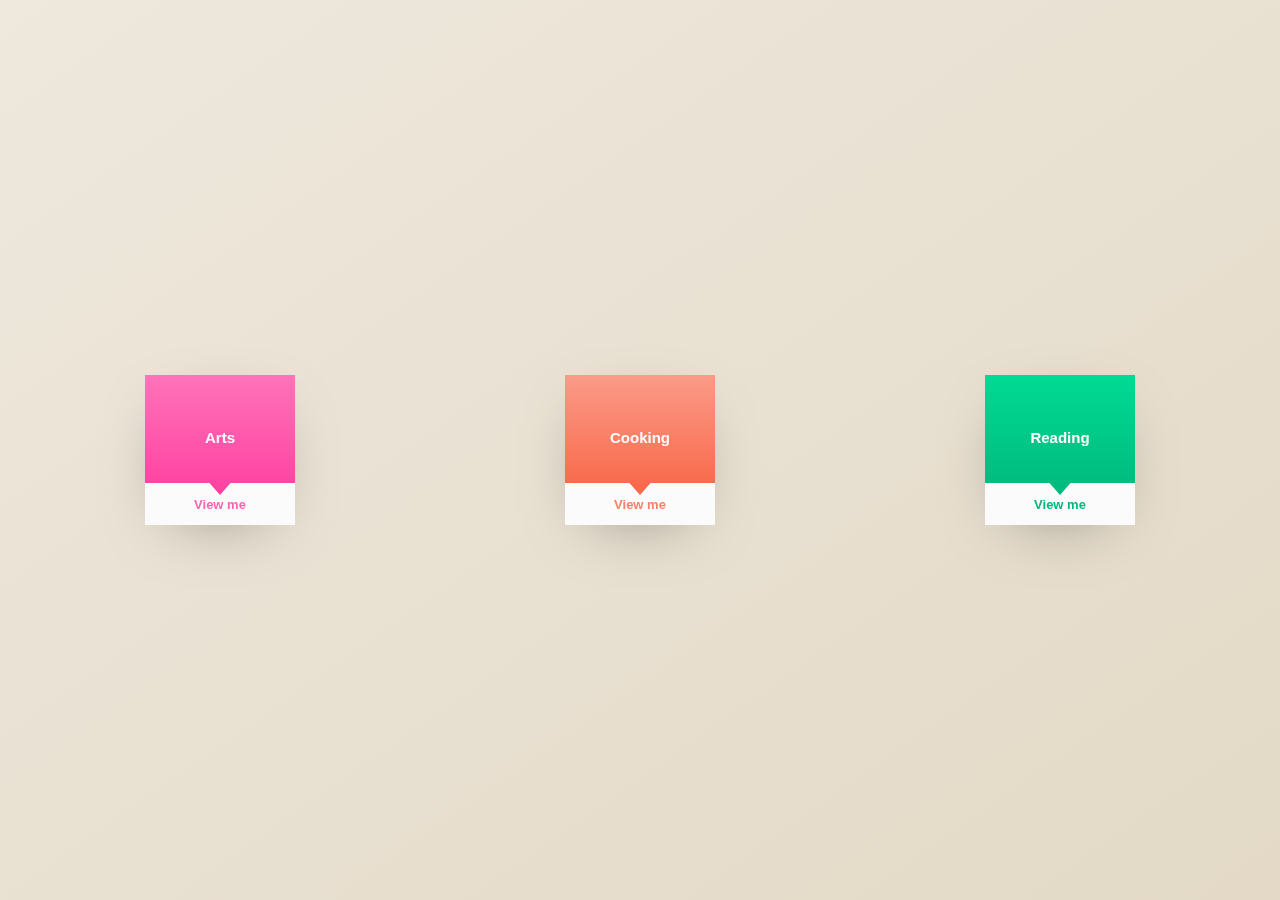
<file: other_activity.html>
<!DOCTYPE html>
<html lang="en">
<head>
    <meta charset="UTF-8">
    <meta name="viewport" content="width=device-width, initial-scale=1.0">
    <title>Your Haven</title>
     <link rel = "icon" href = "images/logo2.jpg" type = "image/x-icon"> 

    <link rel="stylesheet" href="css/other_activity.css">
    
</head>
<body>
    <main class="main">
        
        <section class="card-area">

            <!-- Card: City -->
            <section class="card-section">
                <div class="card">
                    <div class="flip-card">
                        <div class="flip-card__container">
                            <div class="card-front">
                                <div class="card-front__tp card-front__tp--city">
                                    
                                   <path d="M49.7,22c-1.1,0-2,0.9-2,2v32.2c0,1.1,0.9,2,2,2s2-0.9,2-2V24C51.7,22.9,50.8,22,49.7,22z"/>
                                   <path d="M13,29.5c1.1,0,2-0.9,2-2s-0.9-2-2-2H5.7v-3h20.8c1.1,0,2-0.9,2-2s-0.9-2-2-2H5.7v-3h20.8c1.1,0,2-0.9,2-2s-0.9-2-2-2H5.7
                                       V7.1h24.8v15.3c0,1.1,0.9,2,2,2s2-0.9,2-2V5.1c0-1.1-0.9-2-2-2H3.7c-1.1,0-2,0.9-2,2v51c0,1.1,0.9,2,2,2s2-0.9,2-2V36.5H13
                                       c1.1,0,2-0.9,2-2s-0.9-2-2-2H5.7v-3H13z"/>
                                   <path d="M58,11.9c0-0.1,0-0.1,0-0.2c0-0.1,0-0.1-0.1-0.2c0-0.1,0-0.1-0.1-0.2c0-0.1-0.1-0.1-0.1-0.2c0,0,0-0.1-0.1-0.1c0,0,0,0,0,0
                                       c0-0.1-0.1-0.1-0.1-0.2c0,0-0.1-0.1-0.1-0.1c0,0-0.1-0.1-0.1-0.1c-0.1,0-0.1-0.1-0.2-0.1c0,0-0.1-0.1-0.2-0.1
                                       c-0.1,0-0.1-0.1-0.2-0.1c-0.1,0-0.1,0-0.2-0.1c-0.1,0-0.1,0-0.2-0.1c0,0-0.1,0-0.1,0c-0.1,0-0.2,0-0.2,0c0,0,0,0,0,0
                                       c0,0-0.1,0-0.1,0c-0.1,0-0.2,0-0.2,0c-0.1,0-0.1,0-0.2,0c-0.1,0-0.1,0-0.2,0.1c-0.1,0-0.1,0.1-0.2,0.1c0,0-0.1,0-0.1,0.1l-12.6,7.8
                                       c0,0,0,0,0,0c-0.1,0-0.1,0.1-0.2,0.1c0,0-0.1,0.1-0.1,0.1c0,0-0.1,0.1-0.1,0.1c0,0-0.1,0.1-0.1,0.2c0,0.1-0.1,0.1-0.1,0.2
                                       c0,0.1-0.1,0.1-0.1,0.2c0,0.1,0,0.1-0.1,0.2c0,0.1,0,0.1-0.1,0.2c0,0.1,0,0.1,0,0.2c0,0.1,0,0.1,0,0.2c0,0,0,0,0,0v5.4H22.1
                                       c-1.1,0-2,0.9-2,2v28.9c0,1.1,0.9,2,2,2s2-0.9,2-2V29.3h17.3v26.9c0,1.1,0.9,2,2,2s2-0.9,2-2V21l8.6-5.3v40.5c0,1.1,0.9,2,2,2
                                       s2-0.9,2-2V12.1C58,12,58,12,58,11.9z"/>
                                   <path d="M28,31L28,31c-1.1,0-2,0.9-2,2s0.9,2,2,2s2-0.9,2-2S29.1,31,28,31z"/>
                                   <path d="M33.5,31L33.5,31c-1.1,0-2,0.9-2,2s0.9,2,2,2c1.1,0,2-0.9,2-2S34.6,31,33.5,31z"/>
                                   <path d="M28,36L28,36c-1.1,0-2,0.9-2,2s0.9,2,2,2s2-0.9,2-2S29.1,36,28,36z"/>
                                   <path d="M33.5,36L33.5,36c-1.1,0-2,0.9-2,2s0.9,2,2,2c1.1,0,2-0.9,2-2S34.6,36,33.5,36z"/>
                               </g>
                               </svg>

                               <h2 class="card-front__heading">
                                Arts
                            </h2>
                            <p class="card-front__text-price">
                               
                            </p>
                                </div>

                                <div class="card-front__bt">
                                    <p class="card-front__text-view card-front__text-view--city">
                                        View me
                                    </p>
                                </div>
                            </div>
                            
                        </div>
                    </div>

                    <div class="inside-page">
                        <div class="inside-page__container">
                            <h3 class="inside-page__heading inside-page__heading--city">
                                For art lovers
                            </h3>
                            <p class="inside-page__text">
                                Art enables us to find ourselves and lose ourselves at the same time.
                            </p>
                            <a href="#" class="inside-page__btn inside-page__btn--city">View more</a>
                        </div>
                    </div>
                </div>
            </section>

            

            <!-- Card: Beach -->
            <section class="card-section">
                <div class="card">
                    <div class="flip-card">
                        <div class="flip-card__container">
                            <div class="card-front">
                                <div class="card-front__tp card-front__tp--beach">
                                   
                               <path d="M57.2,28h-7.4c-0.4-4-2-7.7-4.4-10.6l3.2-3.2c0.8-0.8,0.8-2,0-2.8c-0.8-0.8-2-0.8-2.8,0l-3.2,3.2c-3-2.4-6.6-4-10.6-4.4V2.8
                                   c0-1.1-0.9-2-2-2s-2,0.9-2,2v7.4c-4,0.4-7.7,2-10.6,4.4l-3.2-3.2c-0.8-0.8-2-0.8-2.8,0c-0.8,0.8-0.8,2,0,2.8l3.2,3.2
                                   c-2.4,3-4,6.6-4.4,10.6H2.8c-1.1,0-2,0.9-2,2s0.9,2,2,2h7.4c0.4,4,2,7.7,4.4,10.6l-3.2,3.2c-0.8,0.8-0.8,2,0,2.8
                                   c0.4,0.4,0.9,0.6,1.4,0.6s1-0.2,1.4-0.6l3.2-3.2c3,2.4,6.6,4,10.6,4.4v7.4c0,1.1,0.9,2,2,2s2-0.9,2-2v-7.4c4-0.4,7.7-2,10.6-4.4
                                   l3.2,3.2c0.4,0.4,0.9,0.6,1.4,0.6s1-0.2,1.4-0.6c0.8-0.8,0.8-2,0-2.8l-3.2-3.2c2.4-3,4-6.6,4.4-10.6h7.4c1.1,0,2-0.9,2-2
                                   S58.3,28,57.2,28z M30,45.9c-8.8,0-15.9-7.2-15.9-15.9c0-8.8,7.2-15.9,15.9-15.9c8.8,0,15.9,7.2,15.9,15.9
                                   C45.9,38.8,38.8,45.9,30,45.9z"/>
                               </svg>
                               
                                               <h2 class="card-front__heading">
                                                   Cooking
                                               </h2>
                                               <p class="card-front__text-price">
                                                   
                                               </p>
                                </div>

                                <div class="card-front__bt">
                                    <p class="card-front__text-view card-front__text-view--beach">
                                        View me
                                    </p>
                                </div>
                            </div>
                            
                        </div>
                    </div>

                    <div class="inside-page">
                        <div class="inside-page__container">
                            <h3 class="inside-page__heading inside-page__heading--beach">
                                For cooking lovers
                            </h3>
                            <p class="inside-page__text">
                                Cooking is about creating something delicious for someone else.
                            </p>
                            <a href="#" class="inside-page__btn inside-page__btn--beach">View more</a>
                        </div>
                    </div>
                </div>
            </section>

            <!-- Card: Camping -->
            <section class="card-section">
                <div class="card">
                    <div class="flip-card">
                        <div class="flip-card__container">
                            <div class="card-front">
                                <div class="card-front__tp card-front__tp--camping">
                                   
                               
                                               <h2 class="card-front__heading">
                                                   Reading
                                               </h2>
                                               <p class="card-front__text-price">
                                                   
                                               </p>
                                </div>

                                <div class="card-front__bt">
                                    <p class="card-front__text-view card-front__text-view--camping">
                                        View me
                                    </p>
                                </div>
                            </div>
                            
                        </div>
                    </div>

                    <div class="inside-page">
                        <div class="inside-page__container">
                            <h3 class="inside-page__heading inside-page__heading--camping">
                                For reading lovers
                            </h3>
                            <p class="inside-page__text">
                                A reader lives a thousand lives before he dies.
                            </p>
                            <a href="#" class="inside-page__btn inside-page__btn--camping">View more</a>
                        </div>
                    </div>
                </div>
            </section>
        </section>
        
    </main>
</body>
</html>

          <script src="js/other_activity.js"></script>
</body>
</html>
</file>
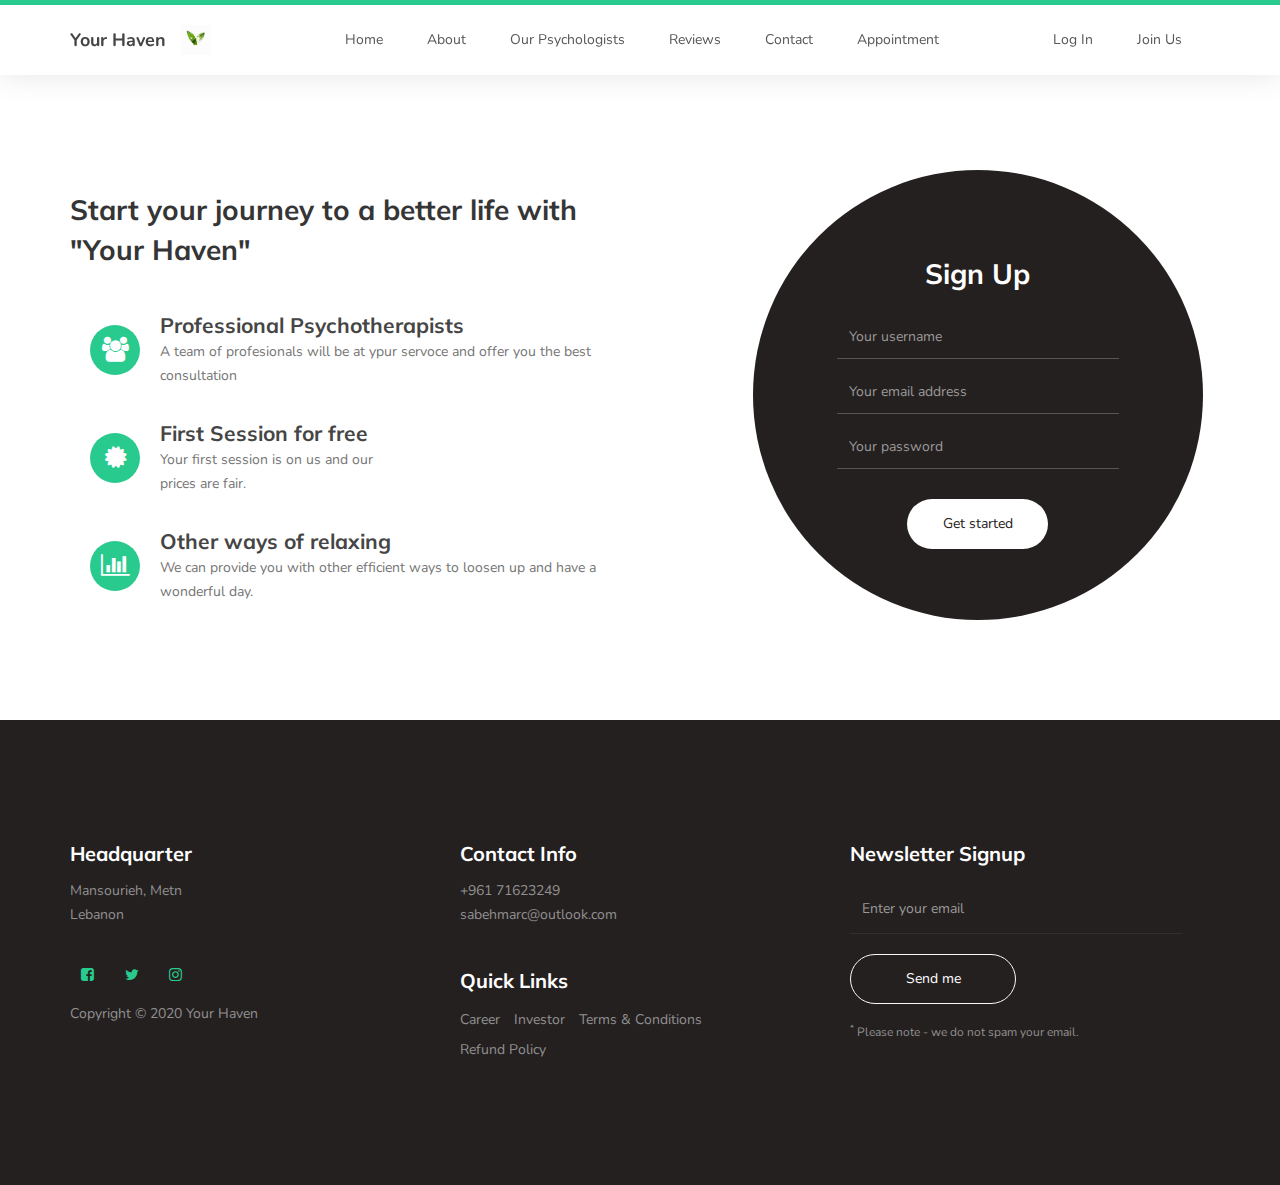
<file: signup.html>
<!DOCTYPE html>
<html lang="en">
<head>

     <title>Your Haven</title>

     <meta charset="UTF-8">
     <meta http-equiv="X-UA-Compatible" content="IE=Edge">
     <meta name="description" content="">
     <meta name="keywords" content="">
     <meta name="author" content="">
     <meta name="viewport" content="width=device-width, initial-scale=1, maximum-scale=1">

     <link rel="stylesheet" href="css/bootstrap.min.css">
     <link rel="stylesheet" href="css/font-awesome.min.css">
     <link rel="stylesheet" href="css/owl.carousel.css">
     <link rel="stylesheet" href="css/owl.theme.default.min.css">
     

     <!-- MAIN CSS -->
     <link rel="stylesheet" href="css/templatemo-style.css">

</head>
<body id="top" data-spy="scroll" data-target=".navbar-collapse" data-offset="50">

     <!-- PRE LOADER -->
     <section class="preloader">
          <div class="spinner">

               <span class="spinner-rotate"></span>
               
          </div>
     </section>

     <section class="navbar custom-navbar navbar-fixed-top" role="navigation">
          <div class="container">

               <div class="navbar-header">
                    <button class="navbar-toggle" data-toggle="collapse" data-target=".navbar-collapse">
                         <span class="icon icon-bar"></span>
                         <span class="icon icon-bar"></span>
                         <span class="icon icon-bar"></span>
                    </button>

                    <!-- lOGO TEXT HERE -->
                    <a href="index.html"><img src="images/logo2.jpg" class="logo-img" alt=""></a>
                    <a href="index.html" class="navbar-brand">Your Haven</a>
                    
               </div>

               <!-- MENU LINKS -->
               <div class="collapse navbar-collapse">
                    <ul class="nav navbar-nav navbar-nav-first">
                         <li><a href="index.html#top" class="smoothScroll">Home</a></li>
                         <li><a href="index.html#about" class="smoothScroll">About</a></li>
                         <li><a href="index.html#team" class="smoothScroll">Our Psychologists</a></li>
                         <li><a href="index.html#testimonial" class="smoothScroll">Reviews</a></li>
                         <li><a href="index.html#contact" class="smoothScroll">Contact</a></li>
                         <li><a href="appointment.html" class="smoothScroll">Appointment</a></li>
                         <li><a href="login.html" id="login" class="smoothScroll">Log In</a></li>
                         <li><a href="join.html" id="join" class="smoothScroll">Join Us</a></li>

                    </ul>

                    <ul class="nav navbar-nav navbar-right">
                         <!-- <li><a href="#"><i class="fa fa-phone"></i> +961 71623249</a></li> -->
                    </ul>
               </div>

          </div>
     </section>

     <section id="about">
          <div class="container">
               <div class="row">

                    <div class="col-md-6 col-sm-12">
                         <div class="about-info">
                              <h2>Start your journey to a better life with "Your Haven"</h2>

                              <figure>
                                   <span><i class="fa fa-users"></i></span>
                                   <figcaption>
                                        <h3>Professional Psychotherapists</h3>
                                        <p>A team of profesionals will be at ypur servoce and offer you the best consultation</p>
                                   </figcaption>
                              </figure>

                              <figure>
                                   <span><i class="fa fa-certificate"></i></span>
                                   <figcaption>
                                        <h3>First Session for free</h3>
                                        <p>Your first session is on us and our prices are fair.</p>
                                   </figcaption>
                              </figure>

                              <figure>
                                   <span><i class="fa fa-bar-chart-o"></i></span>
                                   <figcaption>
                                        <h3>Other ways of relaxing</h3>
                                        <p>We can provide you with other efficient ways to loosen up and have a wonderful day. </p>
                                   </figcaption>
                              </figure>
                         </div>
                    </div>

                    <div class="col-md-offset-1 col-md-4 col-sm-12">
                         <div class="entry-form">
                              <form action="#" method="POST">
                                   <h2>Sign Up</h2>
                                   
                                   <input type="text" name="username" class="form-control" placeholder="Your username" required="">


                                   <input type="email" name="email" class="form-control" placeholder="Your email address" required="">

                                   <input type="password" name="password" class="form-control" placeholder="Your password" required="">

                                   <button class="submit-btn form-control" id="form-submit">Get started</button>
                              </form>
                         </div>
                    </div>

               </div>
          </div>
     </section>

   </div>

   <footer id="footer">
     <div class="container">
          <div class="row">

               <div class="col-md-4 col-sm-6">
                    <div class="footer-info">
                         <div class="section-title">
                              <h2>Headquarter</h2>
                         </div>
                         <address>
                              <p>Mansourieh, Metn<br>Lebanon</p>
                         </address>

                         <ul class="social-icon">
                              <li><a href="#" class="fa fa-facebook-square" attr="facebook icon"></a></li>
                              <li><a href="#" class="fa fa-twitter"></a></li>
                              <li><a href="#" class="fa fa-instagram"></a></li>
                         </ul>

                         <div class="copyright-text"> 
                              <p>Copyright &copy; 2020 Your Haven</p>
                              
                              
                         </div>
                    </div>
               </div>

               <div class="col-md-4 col-sm-6">
                    <div class="footer-info">
                         <div class="section-title">
                              <h2>Contact Info</h2>
                         </div>
                         <address>
                              <p>+961 71623249</p>
                              <p><a href="sabehmarc@outlook.com">sabehmarc@outlook.com</a></p>
                         </address>

                         <div class="footer_menu">
                              <h2>Quick Links</h2>
                              <ul>
                                   <li><a href="#">Career</a></li>
                                   <li><a href="#">Investor</a></li>
                                   <li><a href="#">Terms & Conditions</a></li>
                                   <li><a href="#">Refund Policy</a></li>
                              </ul>
                         </div>
                    </div>
               </div>

               <div class="col-md-4 col-sm-12">
                    <div class="footer-info newsletter-form">
                         <div class="section-title">
                              <h2>Newsletter Signup</h2>
                         </div>
                         <div>
                              <div class="form-group">
                                   <form action="#" method="get">
                                        <input type="email" class="form-control" placeholder="Enter your email" name="email" id="email" required="">
                                        <input type="submit" class="form-control" name="submit" id="form-submit" value="Send me">
                                   </form>
                                   <span><sup>*</sup> Please note - we do not spam your email.</span>
                              </div>
                         </div>
                    </div>
               </div>
               
          </div>
     </div>
</footer>


<!-- SCRIPTS -->
<script src="js/jquery.js"></script>
<script src="js/bootstrap.min.js"></script>
<script src="js/owl.carousel.min.js"></script>
<script src="js/smoothscroll.js"></script>
<script src="js/custom.js"></script>

</body>
</html>
</file>
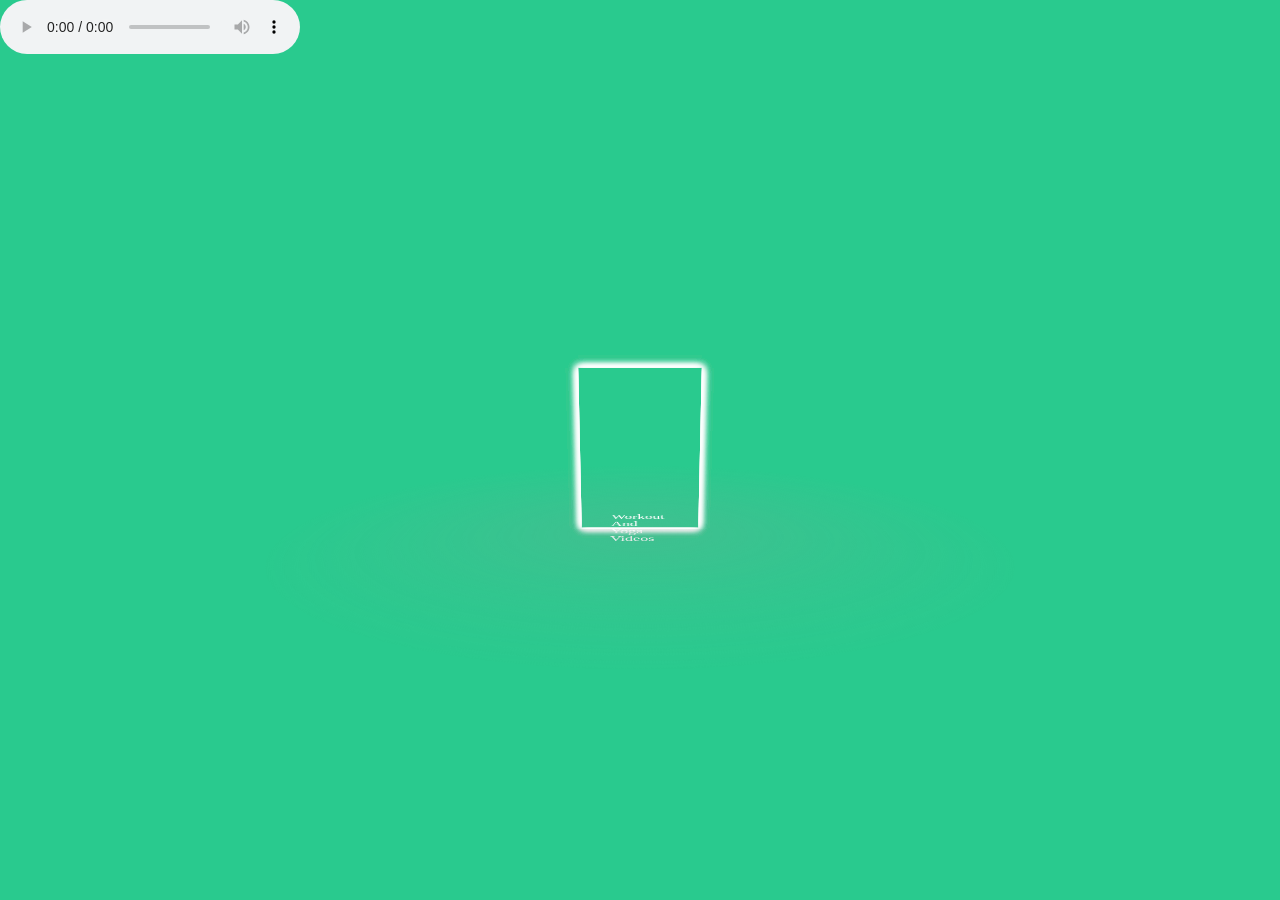
<file: sportspage.html>
<!DOCTYPE html>
<html lang="en">
<head>
    <meta charset="UTF-8">
    <meta name="viewport" content="width=device-width, initial-scale=1.0">
    <title>Your Haven</title>
    <link rel = "icon" href = "images/logo2.jpg" type = "image/x-icon"> 

    <link rel="stylesheet" href="css/sportspage.css">
</head>
<body>
    




<div id="drag-container">
    <div id="spin-container">
        <!-- Add your images (or video) here -->
        <iframe width="1129" height="635" src="https://www.youtube.com/embed/UItWltVZZmE" frameborder="0" allow="accelerometer; autoplay; encrypted-media; gyroscope; picture-in-picture" allowfullscreen></iframe>
        <iframe width="1129" height="635" src="https://www.youtube.com/embed/CBWQGb4LyAM" frameborder="0" allow="accelerometer; autoplay; encrypted-media; gyroscope; picture-in-picture" allowfullscreen></iframe>
        <iframe width="1129" height="635" src="https://www.youtube.com/embed/v7AYKMP6rOE" frameborder="0" allow="accelerometer; autoplay; encrypted-media; gyroscope; picture-in-picture" allowfullscreen></iframe>
        <iframe width="1129" height="635" src="https://www.youtube.com/embed/FRAEaBtP2r4" frameborder="0" allow="accelerometer; autoplay; encrypted-media; gyroscope; picture-in-picture" allowfullscreen></iframe>
        <iframe width="1129" height="635" src="https://www.youtube.com/embed/UBMk30rjy0o" frameborder="0" allow="accelerometer; autoplay; encrypted-media; gyroscope; picture-in-picture" allowfullscreen></iframe>
        <iframe width="1129" height="635" src="https://www.youtube.com/embed/b-WgQRAneho" frameborder="0" allow="accelerometer; autoplay; encrypted-media; gyroscope; picture-in-picture" allowfullscreen></iframe>

        <!-- Example image with link -->
        <iframe width="1129" height="635" src="https://www.youtube.com/embed/qSG7PsdZG04" frameborder="0" allow="accelerometer; autoplay; encrypted-media; gyroscope; picture-in-picture" allowfullscreen></iframe>

       
        <iframe width="1129" height="635" src="https://www.youtube.com/embed/gC_L9qAHVJ8" frameborder="0" allow="accelerometer; autoplay; encrypted-media; gyroscope; picture-in-picture" allowfullscreen></iframe>
        
       

        <!-- Text at center of ground -->
        <p>Workout And Yoga Videos</p>
    </div>
    <div id="ground"></div>
</div>

<div id="music-container"></div>











<script src="js/sportspage.js"></script>
</body>
</html>
</file>
<file: css/templatemo-style.css>
/*

Known Template 

https://templatemo.com/tm-516-known

*/

  @import url('https://fonts.googleapis.com/css?family=Muli:300,700|Nunito');

  body {
    background: #ffffff;
    font-family: 'Nunito', sans-serif;
    overflow-x: hidden;
    padding-top: 70px;
  }


  /*---------------------------------------
     TYPOGRAPHY              
  -----------------------------------------*/

  h1,h2,h3,h4,h5,h6 {
    font-family: 'Muli', sans-serif;
    font-weight: bold;
    line-height: inherit;
  }

  h1 {
    color: #252525;
    font-size: 3em;
    line-height: normal;
  }

  h2 {
    color: #353535;
    font-size: 2em;
    padding-bottom: 10px;
  }

  h3 {
    font-size: 1.5em;
    margin-bottom: 0;
  }

  h3,
  h3 a {
    color: #454545;
  }

  p {
    color: #757575;
    font-size: 14px;
    font-weight: normal;
    line-height: 24px;
  }



  /*---------------------------------------
     GENERAL               
  -----------------------------------------*/

  html{
    -webkit-font-smoothing: antialiased;
  }

  a {
    color: #252525;
    -webkit-transition: 0.5s;
    transition: 0.5s;
    text-decoration: none !important;
  }

  a,
  input, button,
  .form-control {
    -webkit-transition: 0.5s;
    transition: 0.5s;
  }

  a:hover, a:active, a:focus {
    color: #29ca8e;
    outline: none;
  }

  ::-webkit-scrollbar{
    width: 8px;
    height: 8px;
  }

  ::-webkit-scrollbar-thumb {
    cursor: pointer;
    background: #000000;
  }

  .section-title {
    padding-bottom: 40px;
  }

  .section-title h2 {
    margin: 0;
  }

  .section-title small {
    display: block;
  }

  .overlay {
    background: rgba(20,20,20,0.5);
    position: absolute;
    top: 0;
    right: 0;
    bottom: 0;
    left: 0;
    width: 100%;
    height: 100%;
  }

  .entry-form {
    background: #252020;
    border-radius: 100%;
    text-align: center;
    padding: 6em;
    width: 450px;
    height: 450px;
  }
  

  .entry-form h2 {
    color: #ffffff;
    margin: 0;
  }

  .entry-form .form-control {
    background: transparent;
    border: 0;
    border-bottom: 1px solid;
    border-radius: 0;
    box-shadow: none;
    height: 45px;
    margin: 10px 0;
  }

  .entry-form .submit-btn {
    background: #ffffff;
    border-radius: 50px;
    border: 0;
    color: #252020;
    width: 50%;
    height: 50px;
    margin: 30px auto;
    margin-bottom: 10px;
  }

  .entry-form .submit-btn:hover {
    background: #3f51b5;
    color: #ffffff;
  }

  section {
    position: relative;
    padding: 100px 0;
  }

  #team,
  #testimonial {
    background: #f9f9f9;
  }

  #team, 
  #testimonial {
    text-align: center;
  }
  
  #google-map iframe {
    border: 0;
    width: 100%;
    height: 390px;
  }



  /*---------------------------------------
     BUTTONS               
  -----------------------------------------*/

  .section-btn {
    background: transparent;
    border-radius: 50px;
    border: 1px solid #ffffff;
    color: #ffffff;
    font-size: inherit;
    font-weight: normal;
    padding: 15px 30px;
    transition: 0.5s;
  }
 
  .section-btn:hover {
    background: #ffffff;
    border-color: transparent;
  }



  /*---------------------------------------
       PRE LOADER              
  -----------------------------------------*/

  .preloader {
    position: fixed;
    top: 0;
    left: 0;
    width: 100%;
    height: 100%;
    z-index: 99999;
    display: flex;
    flex-flow: row nowrap;
    justify-content: center;
    align-items: center;
    background: none repeat scroll 0 0 #ffffff;
  }

  .spinner {
    border: 1px solid transparent;
    border-radius: 3px;
    position: relative;
  }

  .spinner:before {
    content: '';
    box-sizing: border-box;
    position: absolute;
    top: 50%;
    left: 50%;
    width: 45px;
    height: 45px;
    margin-top: -10px;
    margin-left: -10px;
    border-radius: 50%;
    border: 1px solid #575757;
    border-top-color: #ffffff;
    animation: spinner .9s linear infinite;
  }

  @-webkit-@keyframes spinner {
    to {transform: rotate(360deg);}
  }

  @keyframes spinner {
    to {transform: rotate(360deg);}
  }



  /*---------------------------------------
      MENU              
  -----------------------------------------*/

  .custom-navbar {
    background: #ffffff;
    border-top: 5px solid #29ca8e;
    border-bottom: 0;
    -webkit-box-shadow: 0 1px 30px rgba(0, 0, 0, 0.1);
    -moz-box-shadow: 0 1px 30px rgba(0, 0, 0, 0.1);
    box-shadow: 0 1px 30px rgba(0, 0, 0, 0.1);
    padding: 12px 0;
    margin-bottom: 0;
    padding: 0;
  }

  .custom-navbar .navbar-brand {
    color: #454545;
    font-size: 18px;
    font-weight: bold;
    line-height: 40px;
    
  }

  .custom-navbar .navbar-nav.navbar-nav-first {
    margin-left: 8em;
  }

  .custom-navbar .navbar-nav.navbar-right li a {
    padding-right: 12px;
    padding-left: 12px;
     
  }

  .custom-navbar .navbar-nav.navbar-right li a .fa {
    background: #29ca8e;
    border-radius: 100%;
    color: #ffffff;
    width: 30px;
    height: 30px;
    line-height: 30px;
    text-align: center;
    display: inline-block;
    margin-right: 5px;
  }

  .custom-navbar .nav li a {
    line-height: 40px;
    color: #575757;
    padding-right: 22px;
    padding-left: 22px;
  }

  .custom-navbar .navbar-nav > li > a:hover,
  .custom-navbar .navbar-nav > li > a:focus {
    background-color: transparent;
  }

  .custom-navbar .nav li a:hover {
    background-color: #29ca8e;
    color: #ffffff;
  }

  .custom-navbar .nav li.active > a {
    background-color: #29ca8e;
    color: #ffffff;
  }

  .custom-navbar .navbar-toggle {
    border: none;
    padding-top: 10px;
  }

  .custom-navbar .navbar-toggle {
    background-color: transparent;
  }

  .custom-navbar .navbar-toggle .icon-bar {
    background: #252525;
    border-color: transparent;
  }
#login
  {
    margin-left: 70px;
  }
  #signup1{
    margin-left: 100px;
  }
  /* @media only screen and (max-width: 400px) {
  .custom-navbar .nav li:last-child
  {
    padding-left: 0;
  }
} */
.logo-img{
  background-repeat: no-repeat;
    background-attachment: fixed;
    background-position: center;
    height:30px;
  width:30px;
  margin-top: 20px;
}
@media only screen and  (max-width: 768px) {
  .logo-img{
    /* margin-right: 546px;
    margin-top:15px ; */
    margin: auto;
    margin-top: 15px;
    margin-right: 30px;
  }
  #login
  {
    margin-left: 0px;
  }
  #signup1{
    margin-left: 0px;
  }
}



  /*---------------------------------------
      HOME  & SLIDER            
  -----------------------------------------*/

  #home {
    padding: 0;
  }

  #home h1 {
    color: #ffffff;
  }

  #home h3 {
    color: #f9f9f9;
    font-size: 16px;
    font-weight: 300;
    margin: 0;
    padding: 5px 0 40px 0;
  }

  @media (min-width: 768px) {
    .home-slider .col-md-6 {
      padding-left: 0;
    }
  }

  .home-slider .caption {
    display: flex;
    justify-content: center;
    flex-direction: column;
    text-align: left;
    background-color: rgba(20,20,20,0.2);
    height: 100%;
    color: #fff;
    cursor: e-resize;
  }

  .home-slider .item {
    background-repeat: no-repeat;
    background-attachment: local;
    background-size: cover;
    height: 700px;
  }
  
  .caption h3 a { color: #FFF; }
  .caption h3 a:hover { color: #FF3; }

  .home-slider .item-first {
    background-image: url(../images/slider-image1.jpg);
	background-position: center;
  }

  .home-slider .item-second {
    background-image: url(../images/water_img.jpg);
    background-position: center;
  }

  .home-slider .item-third {
    /* background-image: url(../images/slider-image3.jpg); */
    background-image: url(../images/business-relation-8.jpg);
  }



  /*---------------------------------------
      FEATURE              
  -----------------------------------------*/

  .feature-thumb {
    border: 1px solid #f0f0f0;
    padding: 5em 3em;
  }

  .feature-thumb span {
    background: #3f51b5;
    border-radius: 50px;
    color: #ffffff;
    font-size: 25px;
    font-weight: bold;
    display: inline-block;
    width: 60px;
    height: 60px;
    line-height: 60px;
    text-align: center;
    margin-bottom: 5px;
  }

  .feature-thumb h3 {
    margin: 10px 0;
    font-size: 2em;
    color: #29ca8e;
  }



  /*---------------------------------------
      ABOUT              
  -----------------------------------------*/

  #about figure {
    display: inline-block;
    vertical-align: top;
    margin-left: 15px;
  }

  #about figure span {
    float: left;
    margin-left: -15px;
    padding: 15px 20px;
    position: relative;
    top: 20px;
  }

  #about figure span i {
    background: #29ca8e;
    border-radius: 50px;
    color: #ffffff;
    font-size: 25px;
    width: 50px;
    height: 50px;
    line-height: 50px;
    text-align: center;
  }



  /*---------------------------------------
      TEAM              
  -----------------------------------------*/

  .team-thumb {
    background: #ffffff;
    position: relative;
    overflow: hidden;
    text-align: left;
  }

  .team-info {
    padding: 20px 30px;
  }

  .team-image img {
    width: 100%;
  }

  .team-thumb .social-icon {
    border-top: 1px solid #f0f0f0;
    padding: 4px 20px 0 20px;
  }

  .team-thumb .social-icon li a {
    background: #ffffff;
    color: #252020;
  }

  .team-info h3 {
    margin: 0;
  }

  .img-responsive{
    height: 262.5px;
    width: 421.31px;
  }


  /*---------------------------------------
      COURSES             
  -----------------------------------------*/

  #courses .section-title {
    text-align: center;
  }

  #courses .owl-theme .owl-nav {
    margin-top: 30px;
  }

  #courses .owl-theme .owl-nav [class*=owl-] {
    border-radius: 2px;
    font-size: 16px;
    width: 30px;
    height: 30px;
    line-height: 30px;
    text-align: center;
    padding: 0;
  }

  .courses-thumb {
    background: #f9f9f9;
    position: relative;
  }

  .courses-top {
    position: relative;
  }

  .courses-image {
    background: linear-gradient(to right, #202020, #101010);
  }

  .courses-date {
    background: linear-gradient(rgba(255, 0, 0, 0), rgba(0, 0, 0, 0.6));
    width: 100%;
    position: absolute;
    bottom: 0;
    padding: 20px 25px;
  }

  .courses-date span,
  .courses-author span {
    font-size: 14px;
    font-weight: bold;
  }

  .courses-date span {
    color: #ffffff;
    display: inline-block;
    margin-right: 10px;
  }

  .courses-detail {
    padding: 25px 25px 15px 25px;
  }

  .courses-detail h3 {
    margin: 0 0 2px 0;
  }

  .courses-info {
    border-top: 1px solid #f0f0f0;
    position: relative;
    clear: both;
    padding: 15px 25px;
  }

  .courses-author,
  .courses-author span {
    display: inline-block;
    vertical-align: middle;
  }

  .courses-author img {
    display: inline-block !important;
    border-radius: 50px;
    width: 50px !important;
    height: 50px;
    margin-right: 10px;
  }

  .courses-price {
    float: right;
    margin-top: 10px;
  }

  .courses-price span {
    background: #29ca8e;
    border-radius: 2px;
    color: #ffffff;
    display: block;
    padding: 5px 10px;
  }

  .courses-price.free span {
    background: #3f51b5;
  }



  /*---------------------------------------
     NEWS              
  -----------------------------------------*/

  .news-thumb {
    clear: both;
    position: relative;
    overflow: hidden;
    margin-bottom: 30px;
  }

  .news-thumb .news-image {
    float: left;
    width: 40%;
    margin-right: 30px;
  }

  .news-info h3 {
    margin-top: 5px;
    margin-bottom: 10px;
  }

  .news-date span {
    color: #909090;
    font-weight: bold;
  }



  /*---------------------------------------
      TESTIMONIAL             
  -----------------------------------------*/

  #testimonial .item {
    background: #ffffff;
    margin: 20px 0;
    padding: 4em 3em;
    text-align: left;
  }

  #courses .col-md-4,
  #testimonial .col-md-4 {
    display: block;
    width: 100%;
  }

  #testimonial .item > p {
    font-size: 16px;
    line-height: 26px;
  }

  .tst-rating {
    margin-bottom: 15px;
  }

  .tst-rating .fa {
    color: #3f51b5;
  }

  .tst-image,
  .tst-author {
    display: inline-block;
    vertical-align: middle;
    margin-bottom: 20px;
    text-align: left;
  }

  .tst-image img {
    border-radius: 50px;
    width: 60px !important;
    height: 60px;
    margin-right: 15px;
  }

  .tst-author h4 {
    margin: 0;
  }

  .tst-author span {
    color: #808080;
    font-size: 14px;
  }



  /*---------------------------------------
      CONTACT             
  -----------------------------------------*/

  #contact {
    background: #3f51b5;
  }

  #contact h2 {
    color: #ffffff;
  }

  #contact .section-title {
    padding-bottom: 20px;
  }

  #contact h2 > small,
  #contact p,
  #contact a {
    color: #f9f9f9;
  }

  #contact-form {
    padding: 1em 0;
  }

  #contact-form .col-md-12,
  #contact-form .col-md-4 {
    padding-left: 0;
  }

  #contact-form .form-control {
    border: 0;
    border-radius: 5px;
    box-shadow: none;
    margin: 10px 0;
  }

  #contact-form input {
    height: 50px;
  }

  #contact-form input[type='submit'] {
    border-radius: 50px;
    border: 1px solid transparent;
  }

  #contact-form input[type='submit']:hover {
    background: transparent;
    border-color: #ffffff;
    color: #ffffff;
  }
  .contact-image{
    margin-top: 100px;
  }
  



  /*---------------------------------------
     FOOTER              
  -----------------------------------------*/

  footer {
    background: #252020;
    padding: 120px 0;
  }

  footer .section-title {
    padding-bottom: 10px;
  }

  footer h2 {
    font-size: 20px;
  }

  footer a,
  footer p {
    color: #909090;
  }

  footer strong {
    color: #d9d9d9;
  }

  footer address p {
    margin-bottom: 0;
  }

  footer .social-icon {
    margin-top: 25px;
  }

  .footer-info {
    margin-right: 2em;
  }

  .footer-info h2 {
    color: #ffffff;
    padding: 0;
  }

  .footer_menu h2 {
    margin-top: 2em;
  }

  .footer_menu ul {
    margin: 0;
    padding: 0;
  }

  .footer_menu li {
    display: inline-block;
    list-style: none;
    margin: 5px 10px 5px 0;
  }

  .newsletter-form .form-control {
    background: transparent;
    border-radius: 0;
    box-shadow: none;
    border: 0;
    border-bottom: 1px solid #303030;
    height: 50px;
    margin: 5px 0;
  }

  .newsletter-form input[type="submit"] {
    background: transparent;
    border: 1px solid #f9f9f9;
    border-radius: 50px;
    color: #ffffff;
    display: block;
    margin-top: 20px;
    outline: none;
    width: 50%;
  }

  .newsletter-form input[type="submit"]:hover {
    background: #29ca8e;
    border-color: transparent;
  }

  .newsletter-form .form-group span {
    color: #909090;
    display: block;
    font-size: 12px;
    margin-top: 20px;
  }



  /*---------------------------------------
     SOCIAL ICON              
  -----------------------------------------*/

  .social-icon {
    position: relative;
    padding: 0;
    margin: 0;
  }

  .social-icon li {
    display: inline-block;
    list-style: none;
    margin-bottom: 5px;
  }

  .social-icon li a {
    border-radius: 100px;
    color: #29ca8e;
    font-size: 15px;
    width: 35px;
    height: 35px;
    line-height: 35px;
    text-decoration: none;
    text-align: center;
    transition: all 0.4s ease-in-out;
    position: relative;
    margin: 5px 5px 5px 0;
  }

  .social-icon li a:hover {
    background: #29ca8e;
    color: #ffffff;
  }



  /*---------------------------------------
     RESPONSIVE STYLES              
  -----------------------------------------*/

  @media screen and (max-width: 1170px) {
    .custom-navbar .navbar-nav.navbar-nav-first {
      margin-left: inherit;
    }
  }

  @media only screen and (max-width: 992px) {
    section,
    footer {
      padding: 60px 0;
    }

    .home-slider .item {
      background-position: center center;
    }

    .feature-thumb,
    .about-info,
    .team-thumb,
    .footer-info {
      margin-bottom: 50px;
    }

    .contact-image {
      margin-top: 50px;
    }
  }


  @media only screen and (min-width: 768px) and (max-width: 991px) {
    .custom-navbar .nav li a {
      padding-right: 10px;
      padding-left: 10px;
    }
  }

  @media only screen and (max-width: 767px) {
    h1 {
      font-size: 2.5em;
    }

    h1,h2,h3 {
      line-height: normal;
    }

    .custom-navbar {
      background: #ffffff;
      -webkit-box-shadow: 0 1px 30px rgba(0, 0, 0, 0.1);
      -moz-box-shadow: 0 1px 30px rgba(0, 0, 0, 0.1);
      box-shadow: 0 1px 30px rgba(0, 0, 0, 0.1);
      padding: 10px 0;
      text-align: center;
    }

    .custom-navbar .navbar-brand,
    .custom-navbar .nav li a {
      line-height: normal;
    }

    .custom-navbar .nav li a {
      padding: 10px;
    }

    .custom-navbar .navbar-brand,
    .top-nav-collapse .navbar-brand {
      color: #252525;
      font-weight: 600;
    }

    .custom-navbar .nav li a,
    .top-nav-collapse .nav li a {
      color: #575757;
    }

    .custom-navbar .navbar-nav.navbar-right li {
      display: inline-block;
    }

    .footer-info {
      margin-right: 0;
    }

    .footer-info.newsletter-form {
      margin-bottom: 0;
    }

    .entry-form {
      display: block;
      margin: 0 auto;
    }
  }


  @media only screen and (max-width: 580px) {
    h2 {
      font-size: 1.8em;
    }

    #testimonial .item {
      padding: 2em;
    }

    .contact-image {
      margin-top: 0;
    }
  }

  @media only screen and (max-width: 480px) {
    h1 {
      font-size: 2em;
    }

    #home h3 {
      font-size: 14px;
    }

    .entry-form {
      border-radius: 0;
      padding: 2em;
      max-width: 100%;
      max-height: 100%;
      width: inherit;
      height: inherit;
    }
  }
</file>
<file: css/other.css>
body {
    margin: auto;
    background: #eaeaea;  
    font-family: 'Open Sans', sans-serif;
  }
  
  .info p {
    text-align:center;
    color: #999;
    text-transform:none;
    font-weight:600;
    font-size:15px;
    margin-top:2px
  }
  
  .info i {
    color:#F6AA93;
  }
  form h1 {
    font-size: 18px;
    background: #29ca8e none repeat scroll 0% 0%;
    color: rgb(255, 255, 255);
    padding: 22px 25px;
    border-radius: 5px 5px 0px 0px;
    margin: auto;
    text-shadow: none; 
    text-align:left
  }
  
  form {
    border-radius: 5px;
    max-width:700px;
    width:100%;
    margin: 5% auto;
    background-color: #FFFFFF;
    overflow: hidden;
  }
  
  p span {
    color: #F00;
  }
  
  p {
    margin: 0px;
    font-weight: 500;
    line-height: 2;
    color:#333;
  }
  
  h1 {
    text-align:center; 
    color: #666;
    text-shadow: 1px 1px 0px #FFF;
    margin:20px 0px 0px 0px
  }
  
  input {
    border-radius: 0px 5px 5px 0px;
    border: 1px solid #eee;
    margin-bottom: 15px;
    width: 75%;
    height: 40px;
    float: left;
    padding: 0px 15px;
  }
  select {
    border-radius: 0px 5px 5px 0px;
    border: 1px solid #eee;
    margin-bottom: 15px;
    width: 75%;
    height: 40px;
    float: left;
    padding: 0px 15px;
  }
  
  a {
    text-decoration:inherit
  }
  
  textarea {
    border-radius: 0px 5px 5px 0px;
    border: 1px solid #EEE;
    margin: 0;
    width: 75%;
    height: 130px; 
    float: left;
    padding: 0px 15px;
  }
  
  .form-group {
    overflow: hidden;
    clear: both;
  }
  
  .icon-case {
    width: 35px;
    float: left;
    border-radius: 5px 0px 0px 5px;
    background:#eeeeee;
    height:42px;
    position: relative;
    text-align: center;
    line-height:40px;
  }
  
  i {
    color:#555;
  }
  
  .contentform {
    padding: 40px 30px;
  }
  
  .bouton-contact{
    background-color: #29ca8e;
    color: #FFF;
    text-align: center;
    width: 100%;
    border:0;
    padding: 17px 25px;
    border-radius: 0px 0px 5px 5px;
    cursor: pointer;
    margin-top: 40px;
    font-size: 18px;
  }

  .bouton-contact:hover{
    background-color: #81BDA4;
  }
  
  .leftcontact {
    width:49.5%; 
    float:left;
    border-right: 1px dotted #CCC;
    box-sizing: border-box;
    padding: 0px 15px 0px 0px;
  }
  
  .rightcontact {
    width:49.5%;
    float:right;
    box-sizing: border-box;
    padding: 0px 0px 0px 15px;
  }
  
  .validation {
    display:none;
    margin: 0 0 10px;
    font-weight:400;
    font-size:13px;
    color: #DE5959;
  }
  
  #sendmessage {
    border:1px solid #fff;
    display:none;
    text-align:center;
    margin:10px 0;
    font-weight:600;
    margin-bottom:30px;
    background-color: #EBF6E0;
    color: #5F9025;
    border: 1px solid #B3DC82;
    padding: 13px 40px 13px 18px;
    border-radius: 3px;
    box-shadow: 0px 1px 1px 0px rgba(0, 0, 0, 0.03);
  }
  
  #sendmessage.show,.show  {
    display:block;
  }
</file>
<file: css/art.css>
@import url("https://codepen.io/MacEvelly/pen/iJGCw.css");

.holder{
  width:700px;
}
.held{
  position:relative;
  overflow:hidden;
}
.button{
  width:150px;
  padding:10px;
}

#ActivityDIV .swatchHolder{
  position:absolute;
  bottom:0px;
  margin:auto;
  left:0px;
  right:0px;
  list-style-type:none;
  text-align:center;
  display:inline-block;
  padding: 15px;
  width:260px;
  border-radius: 20px 20px 0px 0px;
  color: black;
}
#ActivityDIV .swatchHolder .colorHolder{
  width:100%;
  line-height: 100%;
  content:'Chosen Color';
  padding: 10px 0px;
  margin: 0px auto 15px auto;
  cursor:pointer;
  border-radius: 5px;
  -webkit-box-shadow: 0 1px 5px rgba(0,0,0,0.5);
     -moz-box-shadow: 0 1px 5px rgba(0,0,0,0.5);
          box-shadow: 0 1px 5px rgba(0,0,0,0.5);
}
#ActivityDIV .swatchHolder li:not(.colorHolder){
  height:25px;
  width:25px;
  margin:2px;
  display:inline-block;
  cursor:pointer;
  border-radius: 5px;
  -webkit-box-shadow: 0 1px 5px rgba(0,0,0,0.5);
  -moz-box-shadow: 0 1px 5px rgba(0,0,0,0.5);
  box-shadow: 0 1px 5px rgba(0,0,0,0.5);
}

#ActivityDIV svg{
  width:100%;
  display:inline-block;
}
#ActivityDIV svg path{
  cursor:pointer;
}
</file>
<file: css/login.css>
.entry-form_login {
    background: #252020;
    border-radius: 100%;
    text-align: center;
    padding: 6em;
    width: 550px;
    height: 550px;
  }
  

  .entry-form_login h2 {
    color: #ffffff;
    margin: 0;
  }

  .entry-form_login .form-control {
    background: transparent;
    border: 0;
    border-bottom: 1px solid;
    border-radius: 0;
    box-shadow: none;
    height: 45px;
    margin: 10px 0;
  }

  .entry-form_login .submit-btn {
    background: #ffffff;
    border-radius: 50px;
    border: 0;
    color: #252020;
    width: 50%;
    height: 50px;
    margin: 30px auto;
    margin-bottom: 10px;
  }

  .entry-form_login .submit-btn:hover {
    background: #3f51b5;
    color: #ffffff;
  }
  .entry-form_login {
    display: block;
    margin: 0 auto;
  }
  @media only screen and (max-width: 480px) {
    h1 {
      font-size: 2em;
    }

    #home h3 {
      font-size: 14px;
    }

    .entry-form_login {
      border-radius: 0;
      padding: 2em;
      max-width: 100%;
      max-height: 100%;
      width: inherit;
      height: inherit;
    }
  }

  .forgot_pass{
      margin-left: 250px;
  }
.signup_inform{
    margin-top: 20px;
}
.signup_inform a{
    color: #ffffff;
    text-decoration: underline;
}
</file>
<file: css/councelor.css>
html 
{
    overflow-x: hidden;
}

body {

    font-family: 'Lato', sans-serif;
    margin: 0;
    background-color: white;
    
}

a
{

    text-decoration: none;

}
.container1{
   margin-top: 50px;
}
h3{
    padding: 30px;
    text-align: center;
}
.
.card
{
    
    margin: 10px;
    z-index: 1;
    position: relative;
    width: 300px;
    height:400px;
    margin: 0 auto;
    margin-top:100px;
    background-color: white;
    -webkit-box-shadow: 0 0 10px rgba(0, 0, 0, 0.2);
	-moz-box-shadow: 0 0 10px rgba(0, 0, 0, 0.2);
	box-shadow: 0 0 15px rgba(0, 0, 0, 0.2);
    -webkit-transition: all 0.7s ease-in-out;
    -moz-transition:    all 0.7s ease-in-out;
    -o-transition:      all 0.7s ease-in-out;
    -ms-transition:     all 0.7s ease-in-out;
/*
        -webkit-box-shadow: 0 0 10px rgba(0, 0, 0, 0.2), inset 0 0 50px rgba(0, 0, 0, 0.1);
	-moz-box-shadow: 0 0 10px rgba(0, 0, 0, 0.2), inset 0 0 50px rgba(0, 0, 0, 0.1);
	box-shadow: 0 0 15px rgba(0, 0, 0, 0.2), inset 0 0 50px rgba(0, 0, 0, 0.2);
*/
}
.card.active
{
    height:490px;
}
.banner
{
    z-index: 2;
    position: relative;
    margin-top: -154px;
    width:100%;
    height:150px;
    background-image: url("https://snap-photos.s3.amazonaws.com/img-thumbs/960w/RQ2Z75PQIN.jpg");
    background-size: cover;
    border-bottom: solid 1px lightgrey;
  
    -webkit-transition: all 0.7s ease-in-out;
    -moz-transition:    all 0.7s ease-in-out;
    -o-transition:      all 0.7s ease-in-out;
    -ms-transition:     all 0.7s ease-in-out;
}

.banner.active
{
    height: 0;
  
}

.photo
{
    z-index: 3;
    position: relative;
    border-radius: 50%;
    height: 150px;
    width: 150px;
    background-color: white;
    margin: 0 auto;
    
    background-size: cover;
    background-position: 50% 50%;
    top:75px;
    -webkit-box-shadow: inset 0px 0px 5px 1px rgba(0,0,0,0.3);
    -moz-box-shadow: inset 0px 0px 5px 1px rgba(0,0,0,0.3);
    box-shadow: inset 0px 0px 5px 1px rgba(0,0,0,0.3);
    -webkit-transition: top 0.7s ease-in-out, background 0.15s ease;
    -moz-transition:    top 0.7s ease-in-out, background 0.15s ease;
    -o-transition:      top 0.7s ease-in-out, background 0.15s ease;
    -ms-transition:     top 0.7s ease-in-out, background 0.15s ease;
}
.photo1{
    background-image: url("../images/councelor_page1.jpeg");
}
.photo2{
    background-image: url("../images/councelor_page2.jpeg");
}
.photo3{
    background-image: url("../images/councelor_page3.jpeg");
}
.photo4{
    background-image: url("../images/councelor_page4.jpeg");
}


.photo.active
{
    top:-80px;
}
.card ul
{
    list-style: none;
    text-align: center;
    padding-left: 0;
    margin-top:87px;
    margin-bottom:30px;
    font-size: 20px;
    -webkit-transition: all 0.7s ease-in-out;
    -moz-transition:    all 0.7s ease-in-out;
    -o-transition:      all 0.7s ease-in-out;
    -ms-transition:     all 0.7s ease-in-out;
}

.card ul.active
{
    opacity:0;
    visibility: hidden;
}

.card i
{
    font-size: 25px;
    display: inline-block;
    margin-top:10px;
    margin-left: 40px;
    margin-right: 150px;
    width: 300px;;
    text-align: left;
    color: #C7D0E1;
}

button.contact
{
    margin: 0 auto;
    text-align: center;
    margin-top: -15px;
    width: 100%;
    height: 35px;
    display: block;    
    border:none;
    background-color: transparent;
    font-family: inherit;
    color: white;
    background-color: #C7D0E1;
    font-size:12px;
    text-transform: uppercase;
    -webkit-transition: all 0.3s ease-in-out;
    -moz-transition:    all 0.3s ease-in-out;
    -o-transition:      all 0.3s ease-in-out;
    -ms-transition:     all 0.3s ease-in-out;
}

button.contact:hover
{
    cursor: pointer;
    background-color:#979da8;
}

button.contact:focus
{
    outline: 0;
}

.social-media-banner
{
    width: 300px;
    height: 50px;
    margin-top: 25px;
    text-align: center;
    position: absolute;
    -webkit-transition: all 1.5s ease-in-out;
    -moz-transition:    all 1.5s ease-in-out;
    -o-transition:      all 1.5s ease-in-out;
    -ms-transition:     all 1.5 ease-in-out;
}

.social-media-banner.active
{
    opacity:0;
    visibility: hidden;
        -webkit-transition: all 0.1s ease-in-out;
    -moz-transition:    all 0.1s ease-in-out;
    -o-transition:      all 0.1s ease-in-out;
    -ms-transition:     all 0.1s ease-in-out;
}

.social-media-banner a i
{
    display: inline;
    
    width: auto;
    margin-right:15px;
    margin-left: 10px;
    -webkit-transition: all 0.3s ease-in-out;
    -moz-transition:    all 0.3s ease-in-out;
    -o-transition:      all 0.3s ease-in-out;
    -ms-transition:     all 0.3s ease-in-out;
}

.social-media-banner a i:hover
{
    color:#979da8;
}

.email-form
{
    height: 0;
    overflow: hidden;
/*    background-color: #C7D0E1;*/
    width: 300px;
     z-index:-1;
    -webkit-transition: all 0.5s ease-in-out;
    -moz-transition:    all 0.5s ease-in-out;
    -o-transition:      all 0.5s ease-in-out;
    -ms-transition:     all 0.5s ease-in-out;
     transition: all 0.5s ease-in-out;
}

.email-form.active
{
    height: 310px;
    z-index: 3;
    -webkit-transition: all 1s ease-in-out;
    -moz-transition:    all 1s ease-in-out;
    -o-transition:      all 1s ease-in-out;
    -ms-transition:     all 1s ease-in-out;
     transition: all 1s ease-in-out;
}

.email-form input
{
    width: 200px;
    text-transform: capitalize;
/*    background-color: #a4acbc;*/
    margin: 0 auto;
    font-family: inherit;
    border: 1px solid #dadee5;
/*    border: 1px solid black;*/
    margin-top: 35px;
    height: 30px;
    display: block;
        -webkit-transition: all 0.2s ease-in-out;
    -moz-transition:    all 0.2s ease-in-out;
    -o-transition:      all 0.2s ease-in-out;
    -ms-transition:     all 0.2s ease-in-out;
}
.email-form input:focus,.email-form textarea:focus
{
/*    border: none;*/
    border: 1px solid grey;
    outline: none;
    
}
::-webkit-input-placeholder 
{
 font-size: 12px;
 text-transform: uppercase;
 text-align: center;
/*    color: black;*/
}
.email-form textarea
{
    width: 200px;
    text-transform: capitalize;
    background-color: white;
    margin: 0 auto;
    display: block;
    margin-top:40px;
    border: 1px solid #dadee5;
    font-family: inherit;
    -webkit-transition: all 0.3s ease-in-out;
    -moz-transition:    all 0.3s ease-in-out;
    -o-transition:      all 0.3s ease-in-out;
    -ms-transition:     all 0.3s ease-in-out;
}

.email-form button
{
    margin-top: 60px;
}
</file>
<file: css/join.css>
/*custom font*/
@import url(import url here);

body {
	/*font: normal 1em 'font';*/
	background-color: #ffffff;
}

main {
/*	margin-top: 4.5em; */
}
#section1 {
	height: 30em;
}


/* Multi-Step Form */
* {
  box-sizing: border-box;
}

#regForm {
  background-color: #fff;
  margin: 10px auto;
  font-family: Raleway;
  padding: 40px;
  width: 100%;
  min-width: 600px;
}

h1 {
  text-align: center;  
}

input {
  padding: 10px;
  width: 100%;
  font-size: 17px;
  font-family: Raleway;
  border: 1px solid #aaaaaa;
}

/* Mark input boxes that get errors during validation: */
input.invalid {
  background-color: #ffdddd;
}

/* Hide all steps by default: */
.tab {
  display: none;
}

button {
  background-color: #4CAF50;
  color: #ffffff;
  border: none;
  padding: 10px 20px;
  font-size: 17px;
  font-family: Raleway;
  cursor: pointer;
}

button:hover {
  opacity: 0.8;
}

#prevBtn {
  background-color: #bbbbbb;
}

/* Step marker: Place in the form. */
.step {
  height: 15px;
  width: 15px;
  margin: 0 2px;
  background-color: #bbbbbb;
  border: none;  
  border-radius: 50%;
  display: inline-block;
  opacity: 0.5;
}

.step.active {
  opacity: 1;
}

/* Mark the steps that are finished and valid: */
.step.finish {
  background-color: #4CAF50;
}
</file>
<file: css/music.css>
p { color: #ffffff;  }

/*-=-=-=-=-=-=-=-=-=-*/
/* Column Grids */
/*-=-=-=-=-=-=-=-=-= */

.col_half { width: 49%; }
.col_third { width: 32%; }
.col_fourth { width: 23.5%; }
.col_fifth { width: 18.4%; }
.col_sixth { width: 15%; }
.col_three_fourth { width: 74.5%;}
.col_twothird{ width: 66%;}
.col_half,
.col_third,
.col_twothird,
.col_fourth,
.col_three_fourth,
.col_fifth{
	position: relative;
	display:inline;
	display: inline-block;
	float: left;
	margin-right: 2%;
	margin-bottom: 20px;
}
.end { margin-right: 0 !important; }

/*-=-=-=-=-=-=-=-=-=-=- */
/* Flip Panel */
/*-=-=-=-=-=-=-=-=-=-=- */

.wrapper{ width: 980px; margin: 0 auto;  background-color: #bdd3de; hoverflow: hidden;}

.panel {
	margin: 0 auto;
	height: 130px;  
	position: relative;
	-webkit-perspective: 600px;
	-moz-perspective: 600px;
}

.panel .front,
.panel .back {
	text-align: center;
}
	
.panel .front {
	height: inherit;
	position: absolute;
	top: 0;
	z-index: 900;
	text-align: center;
	-webkit-transform: rotateX(0deg) rotateY(0deg);
	   -moz-transform: rotateX(0deg) rotateY(0deg);
	-webkit-transform-style: preserve-3d;
	   -moz-transform-style: preserve-3d;
	-webkit-backface-visibility: hidden;
	   -moz-backface-visibility: hidden;
	-webkit-transition: all .4s ease-in-out;
	   -moz-transition: all .4s ease-in-out;
		-ms-transition: all .4s ease-in-out;
		 -o-transition: all .4s ease-in-out;
			transition: all .4s ease-in-out;
}

.panel .back {
	height: inherit;
	position: absolute;
	top: 0;
	z-index: 1000;
	-webkit-transform: rotateY(-180deg);
	   -moz-transform: rotateY(-180deg);
	-webkit-transform-style: preserve-3d;
	   -moz-transform-style: preserve-3d;
	-webkit-backface-visibility: hidden;
	   -moz-backface-visibility: hidden;
	-webkit-transition: all .4s ease-in-out;
	   -moz-transition: all .4s ease-in-out;
		-ms-transition: all .4s ease-in-out;
		 -o-transition: all .4s ease-in-out;
			transition: all .4s ease-in-out;
}
.panel.flip .front {
	z-index: 900;
	-webkit-transform: rotateY(180deg);
	-moz-transform: rotateY(180deg);
}
.panel.flip .back {
	z-index: 1000;
	-webkit-transform: rotateX(0deg) rotateY(0deg);
	-moz-transform: rotateX(0deg) rotateY(0deg);
}
.box1{
	/* background-color: #29ca8e; */
	width: 250px;
	height: 150px;
	margin: 0 auto;
	padding: 20px;
	border-radius: 10px;
	-moz-border-radius: 10px;
	-webkit-border-radius: 10px;
}
.box2{
	/* background-color: #29ca8e; */
	width: 250px;
	height: 150px;
	margin: 0 auto;
	padding: 20px;
	border-radius: 10px;
	-moz-border-radius: 10px;
	-webkit-border-radius: 10px;
}

h3{
    padding: 30px;
    text-align: center;
}

h1{
    padding: 10px;
    text-align: center;
}
</file>
<file: css/appointment.css>
#contact {
    background: #29ca8e;
  }

  #contact h2 {
    color: #ffffff;
    margin-top: -50px;
    margin-left:-80px ;
  }

  #contact .section-title {
    padding-bottom: 2px;
  }

  #contact h2 > small,
  #contact p,
  #contact a {
    color: #f9f9f9;
  }

  #contact-form {
    padding: 1em 0;
  }

  #contact-form .col-md-12,
  #contact-form .col-md-4 {
    padding-left: 0;
  }

  #contact-form .form-control {
    border: 0;
    border-radius: 5px;
    box-shadow: none;
    margin: 10px 0;
  }

  #contact-form input {
    height: 50px;
  }

  #contact-form input[type='submit'] {
    border-radius: 50px;
    border: 1px solid transparent;
    
  }

  #contact-form input[type='submit']:hover {
    background: transparent;
    border-color: #ffffff;
    color: #ffffff;
  }
  
.request{
    margin-top: 20px;
    margin-left:-90px ;
    padding: 100px;
    border: 2px solid white;
}
.patient{
  margin-top: 125px;
  
}
.form-now{
  display: block;
}
.half{
  
  border: 1px solid white;
}
.half1{
  
}
label{
  display: block;
  }


.section-title
{
  padding: 20px 0;
 
}





  .row {
    display: -ms-flexbox; /* IE10 */
    display: flex;
    -ms-flex-wrap: wrap; /* IE10 */
    flex-wrap: wrap;
    margin: 0 -16px;
  }
  
  .col-25 {
    -ms-flex: 25%; /* IE10 */
    flex: 25%;
  }
  
  .col-50 {
    -ms-flex: 50%; /* IE10 */
    flex: 50%;
  }
  
  .col-75 {
    -ms-flex: 75%; /* IE10 */
    flex: 75%;
  }
  
  .col-25,
  .col-50,
  .col-75 {
    padding: 0 16px;
  }
  
  .container1 {
    background-color: #ffffff;
    
    
    border-radius: 3px;
  }
  
  input[type=text] {
    width: 100%;
    margin-bottom: 20px;
    padding: 12px;
    border: 1px solid #29ca8e;
    border-radius: 3px;
  }

  
  #hear{
    border-color: #29ca8e;
   margin-bottom: 20px;
   border-radius: 3px;
   height: 46px;

  }
  #dob{
    width: 100%;
    border-radius: 3px;
    border-color: #29ca8e;
    height: 46px;
    margin-bottom: 10px;
  }
  
  label {
    margin-bottom: 10px;
    display: block;
  }
  
  .icon-container1 {
    margin-bottom: 20px;
    padding: 7px 0;
    font-size: 24px;
  }
  
  .btn {
    background-color: #29ca8e;
    color: white;
    padding: 12px;
    margin: 10px 0;
    border: none;
    width: 100%;
    border-radius: 3px;
    cursor: pointer;
    font-size: 17px;
  }
  
  .btn:hover {
    background-color: #1e7253;
  }
  

  
  /* Responsive layout - when the screen is less than 800px wide, make the two columns stack on top of each other instead of next to each other (and change the direction - make the "cart" column go on top) */
  @media (max-width: 800px) {
    .row {
      flex-direction: column-reverse;
    }
    .col-25 {
      margin-bottom: 20px;
    }
  }
</file>
<file: css/sportspage.css>
* {
    margin: 0;
    padding: 0;
  }
  
  html,
  body {
    height: 100%;
    /* for touch screen */
    touch-action: none; 
  }
  
  body {
    overflow: hidden;
    display: -webkit-box;
    display: -ms-flexbox;
    display: flex;
    background: #111;
    background-color: #29ca8e;
    -webkit-perspective: 1000px;
            perspective: 1000px;
    -webkit-transform-style: preserve-3d;
            transform-style: preserve-3d;
  }
  
  #drag-container, #spin-container {
    position: relative;
    display: -webkit-box;
    display: -ms-flexbox;
    display: flex;
    margin: auto;
    -webkit-transform-style: preserve-3d;
            transform-style: preserve-3d;
    -webkit-transform: rotateX(-10deg);
            transform: rotateX(-10deg);
  }
  
  #drag-container img, #drag-container iframe {
    -webkit-transform-style: preserve-3d;
            transform-style: preserve-3d;
    position: absolute;
    left: 0;
    top: 0;
    width: 100%;
    height: 100%;
    line-height: 200px;
    font-size: 50px;
    text-align: center;
    -webkit-box-shadow: 0 0 8px #fff;
            box-shadow: 0 0 8px #fff;
    -webkit-box-reflect: below 10px linear-gradient(transparent, transparent, #0005);
  }
  
  #drag-container img:hover, #drag-container iframe:hover {
    -webkit-box-shadow: 0 0 15px #fffd;
            box-shadow: 0 0 15px #fffd;
    -webkit-box-reflect: below 10px linear-gradient(transparent, transparent, #0007);
  }
  
  #drag-container p {
    font-family: Serif;
    position: absolute;
    top: 100%;
    left: 50%;
    -webkit-transform: translate(-50%,-50%) rotateX(90deg);
            transform: translate(-50%,-50%) rotateX(90deg);
    color: #fff;
  }
  
  #ground {
    width: 900px;
    height: 900px;
    position: absolute;
    top: 100%;
    left: 50%;
    -webkit-transform: translate(-50%,-50%) rotateX(90deg);
            transform: translate(-50%,-50%) rotateX(90deg);
    background: -webkit-radial-gradient(center center, farthest-side , #9993, transparent);
  }
  
  #music-container {
    position: absolute;
    top: 0;
    left: 0;
  }
  
  @-webkit-keyframes spin {
    from{
      -webkit-transform: rotateY(0deg);
              transform: rotateY(0deg);
    } to{
      -webkit-transform: rotateY(360deg);
              transform: rotateY(360deg);
    }
  }
  
  @keyframes spin {
    from{
      -webkit-transform: rotateY(0deg);
              transform: rotateY(0deg);
    } to{
      -webkit-transform: rotateY(360deg);
              transform: rotateY(360deg);
    }
  }
  @-webkit-keyframes spinRevert {
    from{
      -webkit-transform: rotateY(360deg);
              transform: rotateY(360deg);
    } to{
      -webkit-transform: rotateY(0deg);
              transform: rotateY(0deg);
    }
  }
  @keyframes spinRevert {
    from{
      -webkit-transform: rotateY(360deg);
              transform: rotateY(360deg);
    } to{
      -webkit-transform: rotateY(0deg);
              transform: rotateY(0deg);
    }
  }
</file>
<file: css/other_activity.css>
/* CSS reset */
*,
*::after,
*::before {
  box-sizing: inherit;
  margin: 0;
  padding: 0;
}

html { font-size: 62.5%; }

body {
  box-sizing: border-box;
  font-family: 'Open Sans', sans-serif;
  position: relative;
}

/* Typography =======================*/

/* Headings */

/* Main heading for card's front cover */
.card-front__heading {
  font-size: 1.5rem;
  margin-top: .25rem;
}

/* Main heading for inside page */
.inside-page__heading { 
  padding-bottom: 1rem; 
  width: 100%;
}

/* Mixed */

/* For both inside page's main heading and 'view me' text on card front cover */
.inside-page__heading,
.card-front__text-view {
  font-size: 1.3rem;
  font-weight: 800;
  margin-top: .2rem;
}

.inside-page__heading--city,
.card-front__text-view--city { color: #ff62b2; }

.inside-page__heading--ski,
.card-front__text-view--ski { color: #2aaac1; }

.inside-page__heading--beach,
.card-front__text-view--beach { color: #fa7f67; }

.inside-page__heading--camping,
.card-front__text-view--camping { color: #00b97c; }

/* Front cover */

.card-front__tp { color: #fafbfa; }

/* For pricing text on card front cover */
.card-front__text-price {
  font-size: 1.2rem;
  margin-top: -.2rem;
}

/* Back cover */

/* For inside page's body text */
.inside-page__text {
  color: #333;
}

/* Icons ===========================================*/

.card-front__icon {
  fill: #fafbfa;
  font-size: 3vw;
  height: 3.25rem;
  margin-top: -.5rem;
  width: 3.25rem;
}

/* Buttons =================================================*/

.inside-page__btn {
  background-color: transparent;
  border: 3px solid;
  border-radius: .5rem;
  font-size: 1.2rem;
  font-weight: 600;
  margin-top: 2rem;
  overflow: hidden;
  padding: .7rem .75rem;
  position: relative;
  text-decoration: none;
  transition: all .3s ease;
  width: 90%;
  z-index: 10;
}

.inside-page__btn::before { 
  content: "";
  height: 100%;
  left: 0;
  position: absolute;
  top: 0;
  transform: scaleY(0);
  transition: all .3s ease;
  width: 100%;
  z-index: -1;
}

.inside-page__btn--city { 
  border-color: #ff40a1;
  color: #ff40a1;
}

.inside-page__btn--city::before { 
  background-color: #ff40a1;
}

.inside-page__btn--ski { 
  border-color: #279eb2;
  color: #279eb2;
}

.inside-page__btn--ski::before { 
  background-color: #279eb2;
}

.inside-page__btn--beach { 
  border-color: #fa7f67;
  color: #fa7f67;
}

.inside-page__btn--beach::before { 
  background-color: #fa7f67;
}

.inside-page__btn--camping { 
  border-color: #00b97d;
  color: #00b97d;
}

.inside-page__btn--camping::before { 
  background-color: #00b97d;
}

.inside-page__btn:hover { 
  color: #fafbfa;
}

.inside-page__btn:hover::before { 
  transform: scaleY(1);
}

/* Layout Structure=========================================*/

.main {
  background: linear-gradient(
    to bottom right,
    #eee8dd,
    #e3d9c6
  );
  display: flex;
  flex-direction: column;
  justify-content: center;
  height: 100vh;
  width: 100%;
}

/* Container to hold all cards in one place */
.card-area {
  align-items: center;
  display: flex;
  flex-wrap: nowrap;
  height: 100%;
  justify-content: space-evenly;
  padding: 1rem;
}

/* Card ============================================*/

/* Area to hold an individual card */
.card-section {
  align-items: center;
  display: flex;
  height: 100%;
  justify-content: center;
  width: 100%;
}

/* A container to hold the flip card and the inside page */
.card {
  background-color: rgba(0,0,0, .05);
  box-shadow: -.1rem 1.7rem 6.6rem -3.2rem rgba(0,0,0,0.5);
  height: 15rem;
  position: relative;
  transition: all 1s ease;
  width: 15rem;
}

/* Flip card - covering both the front and inside front page */

/* An outer container to hold the flip card. This excludes the inside page */
.flip-card {
  height: 15rem;
  perspective: 100rem;
  position: absolute;
  right: 0;
  transition: all 1s ease;
  visibility: hidden;
  width: 15rem;
  z-index: 100;
}

/* The outer container's visibility is set to hidden. This is to make everything within the container NOT set to hidden  */
/* This is done so content in the inside page can be selected */
.flip-card > * {
  visibility: visible;
}

/* An inner container to hold the flip card. This excludes the inside page */
.flip-card__container {
  height: 100%;
  position: absolute;
  right: 0;
  transform-origin: left;
  transform-style: preserve-3d;
  transition: all 1s ease;
  width: 100%;
}

.card-front,
.card-back {
  backface-visibility: hidden;
  height: 100%;
  left: 0;
  position: absolute;
  top: 0;
  width: 100%;
}

/* Styling for the front side of the flip card */

/* container for the front side */
.card-front {
  background-color: #fafbfa;
  height: 15rem;
  width: 15rem;
}

/* Front side's top section */
.card-front__tp {
  align-items: center;
  clip-path: polygon(0 0, 100% 0, 100% 90%, 57% 90%, 50% 100%, 43% 90%, 0 90%);
  display: flex;
  flex-direction: column;
  height: 12rem;
  justify-content: center;
  padding: .75rem;
}

.card-front__tp--city {
  background: linear-gradient(
    to bottom,
    #ff73b9,
    #ff40a1
  );
}

.card-front__tp--ski {
  background: linear-gradient(
    to bottom,
    #47c2d7,
    #279eb2
  );
}

.card-front__tp--beach {
  background: linear-gradient(
    to bottom,
    #fb9b88,
    #f86647
  );
}

.card-front__tp--camping {
  background: linear-gradient(
    to bottom,
    #00db93,
    #00b97d
  );
}

/* Front card's bottom section */
.card-front__bt {
  align-items: center;
  display: flex;
  justify-content: center;
}

/* Styling for the back side of the flip card */

.card-back {
  background-color: #fafbfa;
  transform: rotateY(180deg);
}

/* Specifically targeting the <video> element */
.video__container {
  clip-path: polygon(0% 0%, 100% 0%, 90% 50%, 100% 100%, 0% 100%);
  height: auto;
  min-height: 100%;
  object-fit: cover;
  width: 100%;
}

/* Inside page */

.inside-page {
  background-color: #fafbfa;
  box-shadow: inset 20rem 0px 5rem -2.5rem rgba(0,0,0,0.25);
  height: 100%;
  padding: 1rem;
  position: absolute;
  right: 0;
  transition: all 1s ease;
  width: 15rem;
  z-index: 1;
}

.inside-page__container {
  align-items: center;
  display: flex;
  flex-direction: column;
  height: 100%;
  text-align: center; 
  width: 100%;
}

/* Functionality ====================================*/

/* This is to keep the card centered (within its container) when opened */
.card:hover {
  box-shadow:
  -.1rem 1.7rem 6.6rem -3.2rem rgba(0,0,0,0.75);
  width: 30rem;
}

/* When the card is hovered, the flip card container will rotate */
.card:hover .flip-card__container {
  transform: rotateY(-180deg);
}

/* When the card is hovered, the shadow on the inside page will shrink to the left */
.card:hover .inside-page {
  box-shadow: inset 1rem 0px 5rem -2.5rem rgba(0,0,0,0.1);
}

/* Footer ====================================*/

.footer {
  background-color: #333;
   margin-top: 3rem;
  padding: 1rem 0;
  width: 100%;
}

.footer-text {
  color: #fff;
  font-size: 1.2rem;
  text-align: center;
}
</file>
